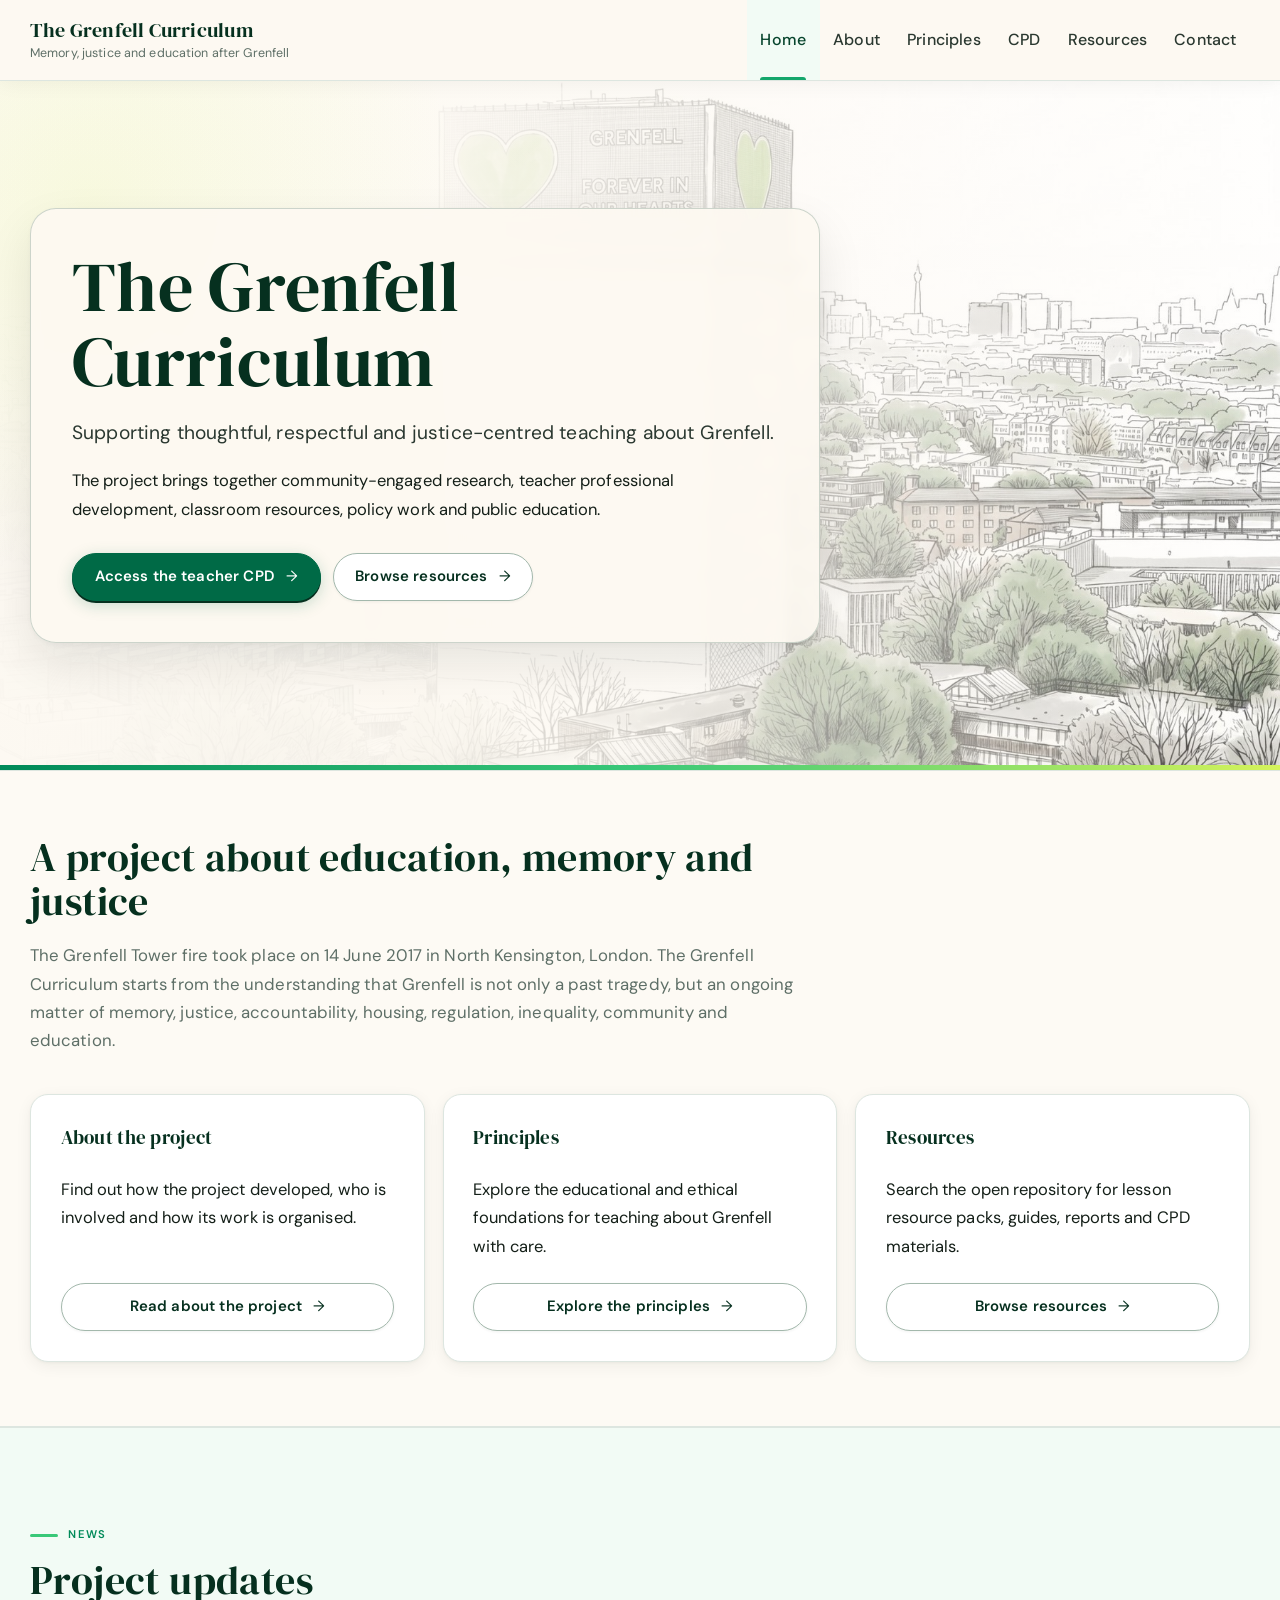
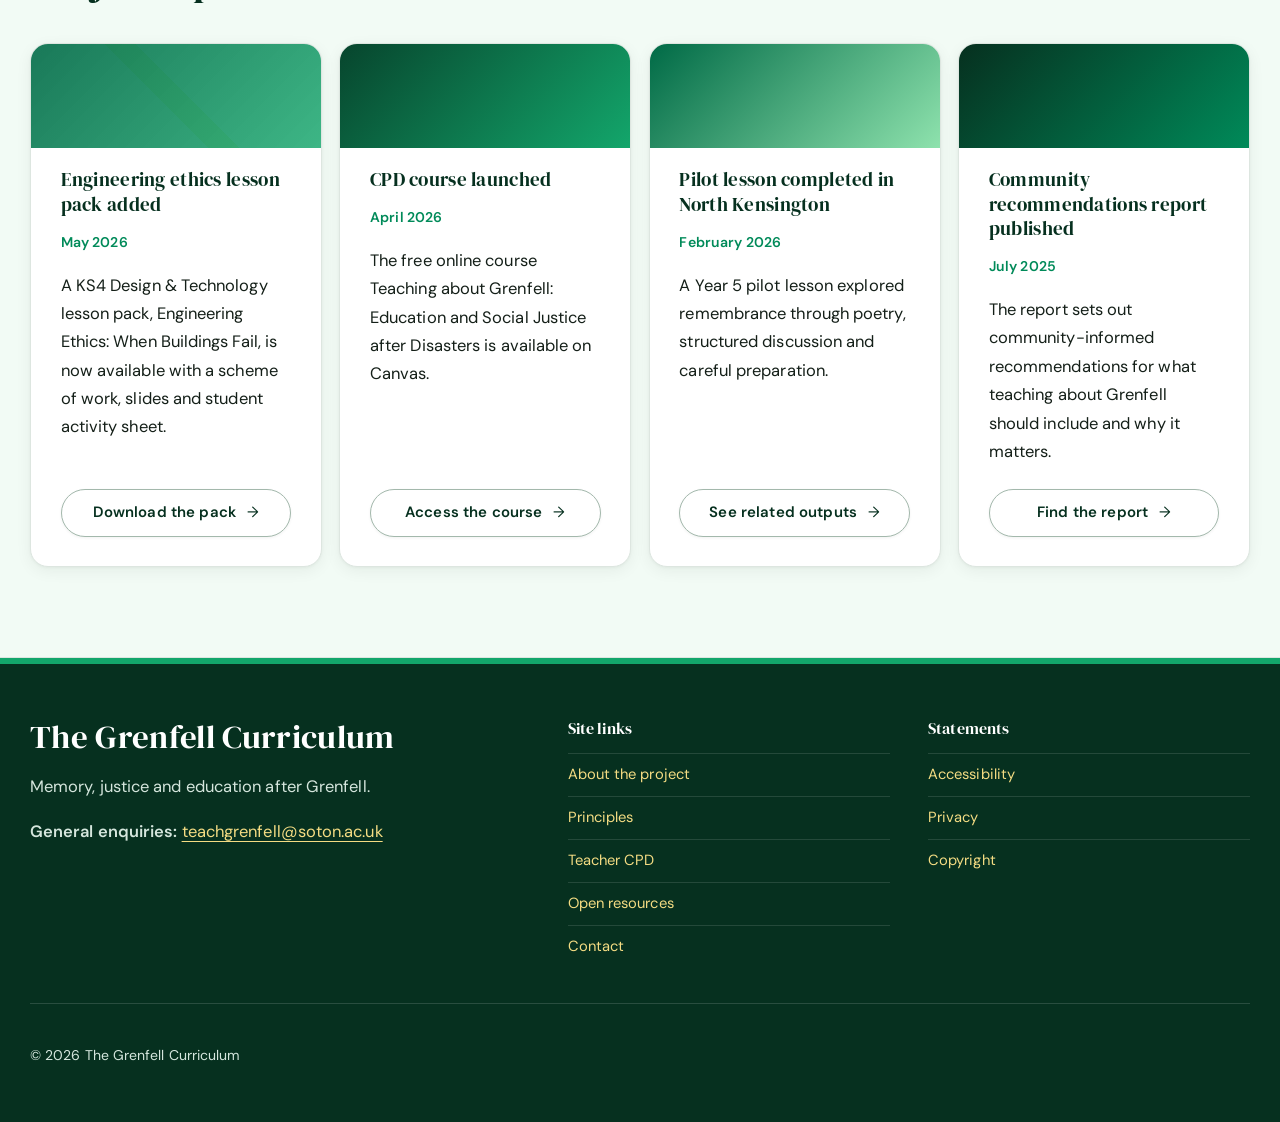
<file: index.html>
<!doctype html>
<html lang="en-GB">
<head>
  <meta charset="utf-8">
  <meta name="viewport" content="width=device-width, initial-scale=1">
  <title>The Grenfell Curriculum | Memory, justice and education after Grenfell</title>
  <meta name="description" content="The public landing page for The Grenfell Curriculum, an ongoing community-engaged education project supporting teaching about Grenfell.">
  <meta name="theme-color" content="#008a59">
  <link rel="preconnect" href="https://fonts.googleapis.com">
  <link rel="preconnect" href="https://fonts.gstatic.com" crossorigin>
  <link rel="stylesheet" href="assets/css/styles.css">
</head>
<body class="page-home">
<header class="site-header">
  <div class="header-inner">
    <a class="brand" href="" aria-label="The Grenfell Curriculum home">
      <span class="brand-title">The Grenfell Curriculum</span>
      <span class="brand-tagline">Memory, justice and education after Grenfell</span>
    </a>
    <button class="nav-toggle" type="button" aria-controls="site-navigation" aria-expanded="false" data-nav-toggle>
      <span>Menu</span><span aria-hidden="true"></span>
    </button>
    <nav class="site-nav" id="site-navigation" aria-label="Primary navigation" data-site-nav>
      <ul><li><a href="" aria-current="page">Home</a></li><li><a href="about/">About</a></li><li><a href="principles/">Principles</a></li><li><a href="cpd/">CPD</a></li><li><a href="resources/">Resources</a></li><li><a href="contact/">Contact</a></li></ul>
    </nav>
  </div>
</header>

  <main id="main">

    <section class="page-hero">
      <div class="container hero-grid">
        <div class="hero-copy">
          <h1>The Grenfell Curriculum</h1>
          <p class="lede">Supporting thoughtful, respectful and justice-centred teaching about Grenfell.</p>
          <p>The project brings together community-engaged research, teacher professional development, classroom resources, policy work and public education.</p>
          <div class="actions">
            <a class="btn primary" href="https://canvas.instructure.com/courses/13952145/modules" target="_blank" rel="noopener noreferrer">Access the teacher CPD</a>
            <a class="btn secondary" href="resources/">Browse resources</a>
          </div>
        </div>
      </div>
    </section>

    <section class="section compact">
      <div class="container">
        <div class="section-title">
          <h2>A project about education, memory and justice</h2>
          <p>The Grenfell Tower fire took place on 14 June 2017 in North Kensington, London. The Grenfell Curriculum starts from the understanding that Grenfell is not only a past tragedy, but an ongoing matter of memory, justice, accountability, housing, regulation, inequality, community and education.</p>
        </div>
        <div class="grid three">
          <article class="card feature-card">
            <h3>About the project</h3>
            <p>Find out how the project developed, who is involved and how its work is organised.</p>
            <a class="btn secondary" href="about/">Read about the project</a>
          </article>
          <article class="card feature-card">
            <h3>Principles</h3>
            <p>Explore the educational and ethical foundations for teaching about Grenfell with care.</p>
            <a class="btn secondary" href="principles/">Explore the principles</a>
          </article>
          <article class="card feature-card">
            <h3>Resources</h3>
            <p>Search the open repository for lesson resource packs, guides, reports and CPD materials.</p>
            <a class="btn secondary" href="resources/">Browse resources</a>
          </article>
        </div>
      </div>
    </section>

    <section class="section alt" aria-labelledby="latest-news-heading">
      <div class="container">
        <div class="section-title">
          <span class="eyebrow">News</span>
          <h2 id="latest-news-heading">Project updates</h2>
        </div>
        <div class="grid four" data-news-list aria-live="polite"></div>
        <noscript>
          <p class="note-box">News cards require JavaScript. Key project outputs are also listed on the resources page.</p>
        </noscript>
      </div>
    </section>

  </main>
  <footer class="site-footer">
  <div class="container">
    <div class="footer-grid">
      <div>
        <h2>The Grenfell Curriculum</h2>
        <p>Memory, justice and education after Grenfell.</p>
        <p><strong>General enquiries:</strong> <a href="mailto:teachgrenfell@soton.ac.uk">teachgrenfell@soton.ac.uk</a></p>
      </div>
      <div>
        <h3>Site links</h3>
        <ul class="footer-links">
          <li><a href="about/">About the project</a></li>
          <li><a href="principles/">Principles</a></li>
          <li><a href="cpd/">Teacher CPD</a></li>
          <li><a href="resources/">Open resources</a></li>
          <li><a href="contact/">Contact</a></li>
        </ul>
      </div>
      <div>
        <h3>Statements</h3>
        <ul class="footer-links">
          <li><a href="contact/#accessibility">Accessibility</a></li>
          <li><a href="contact/#privacy">Privacy</a></li>
          <li><a href="contact/#copyright">Copyright</a></li>
        </ul>
      </div>
    </div>
    <div class="footer-bottom">
      <p>© 2026 The Grenfell Curriculum</p>
    </div>
  </div>
</footer>
  <script src="assets/js/main.js" defer></script>
</body>
</html>
</file>
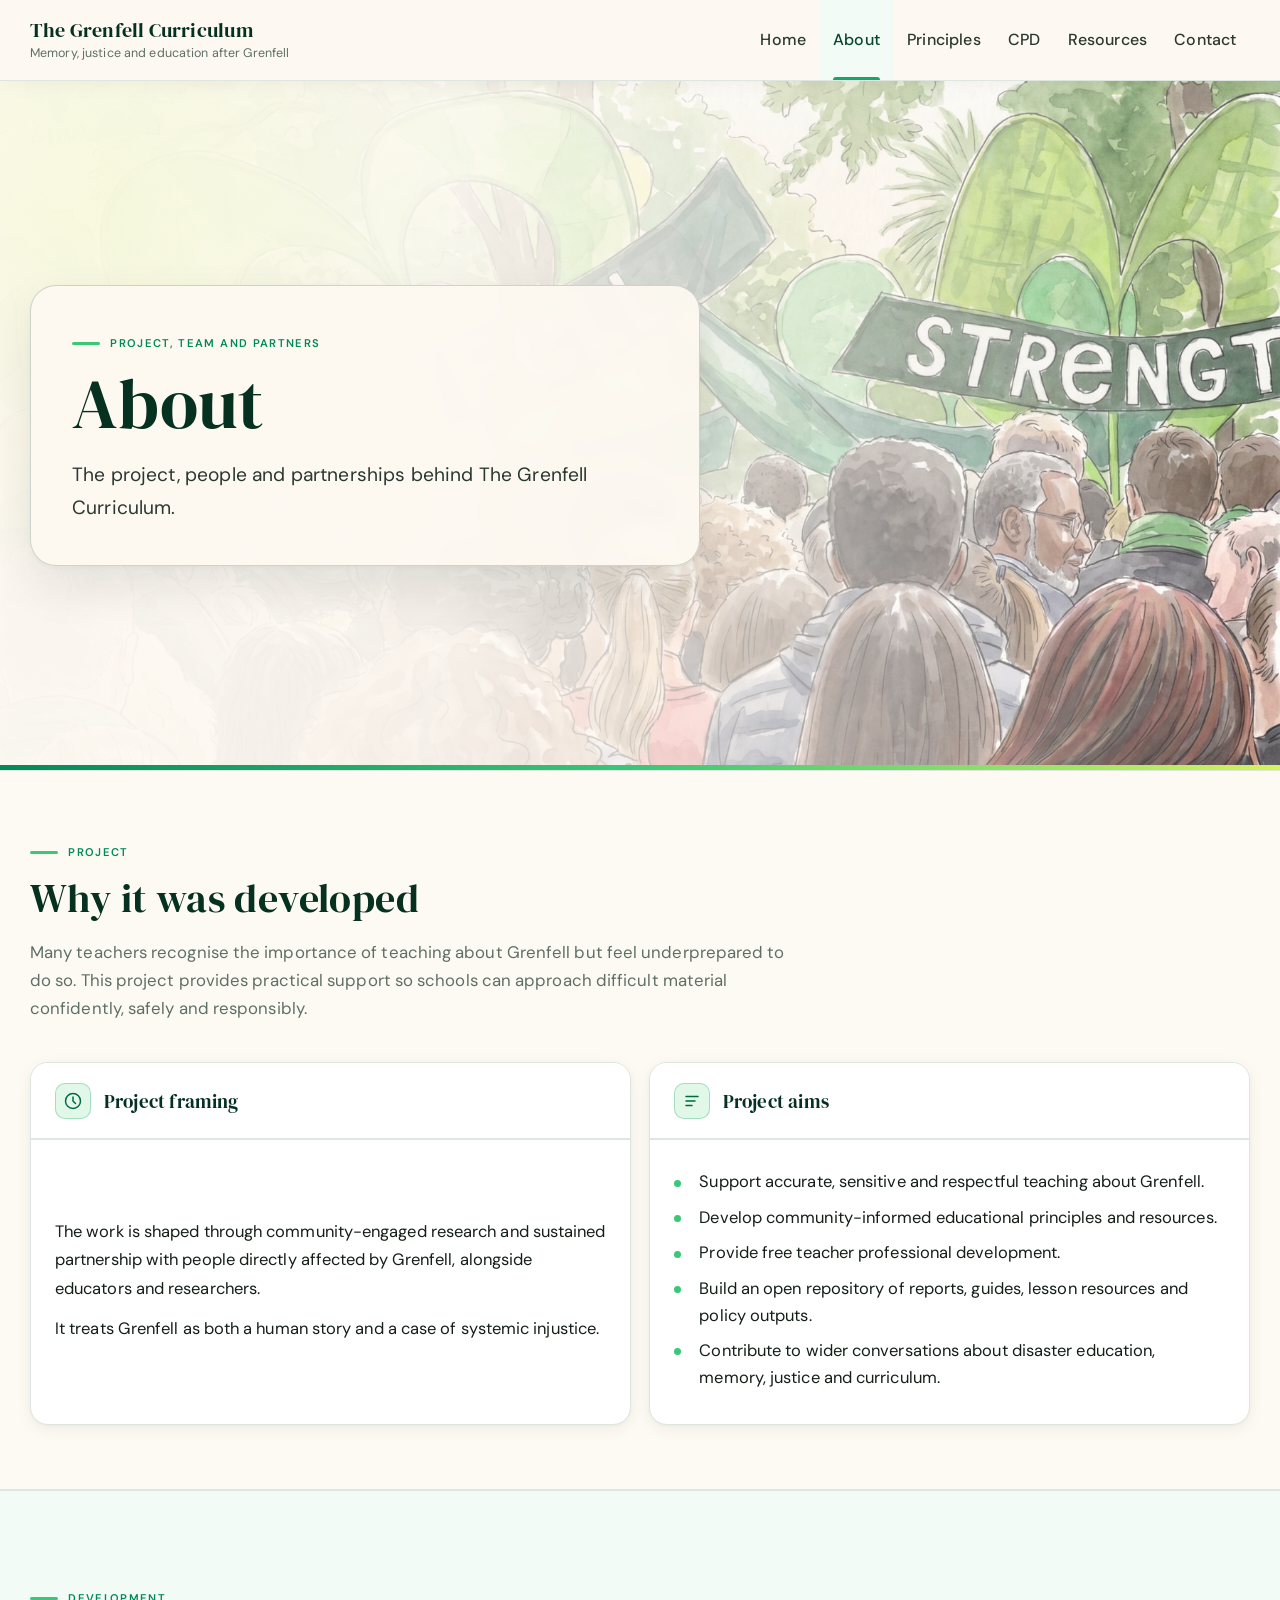
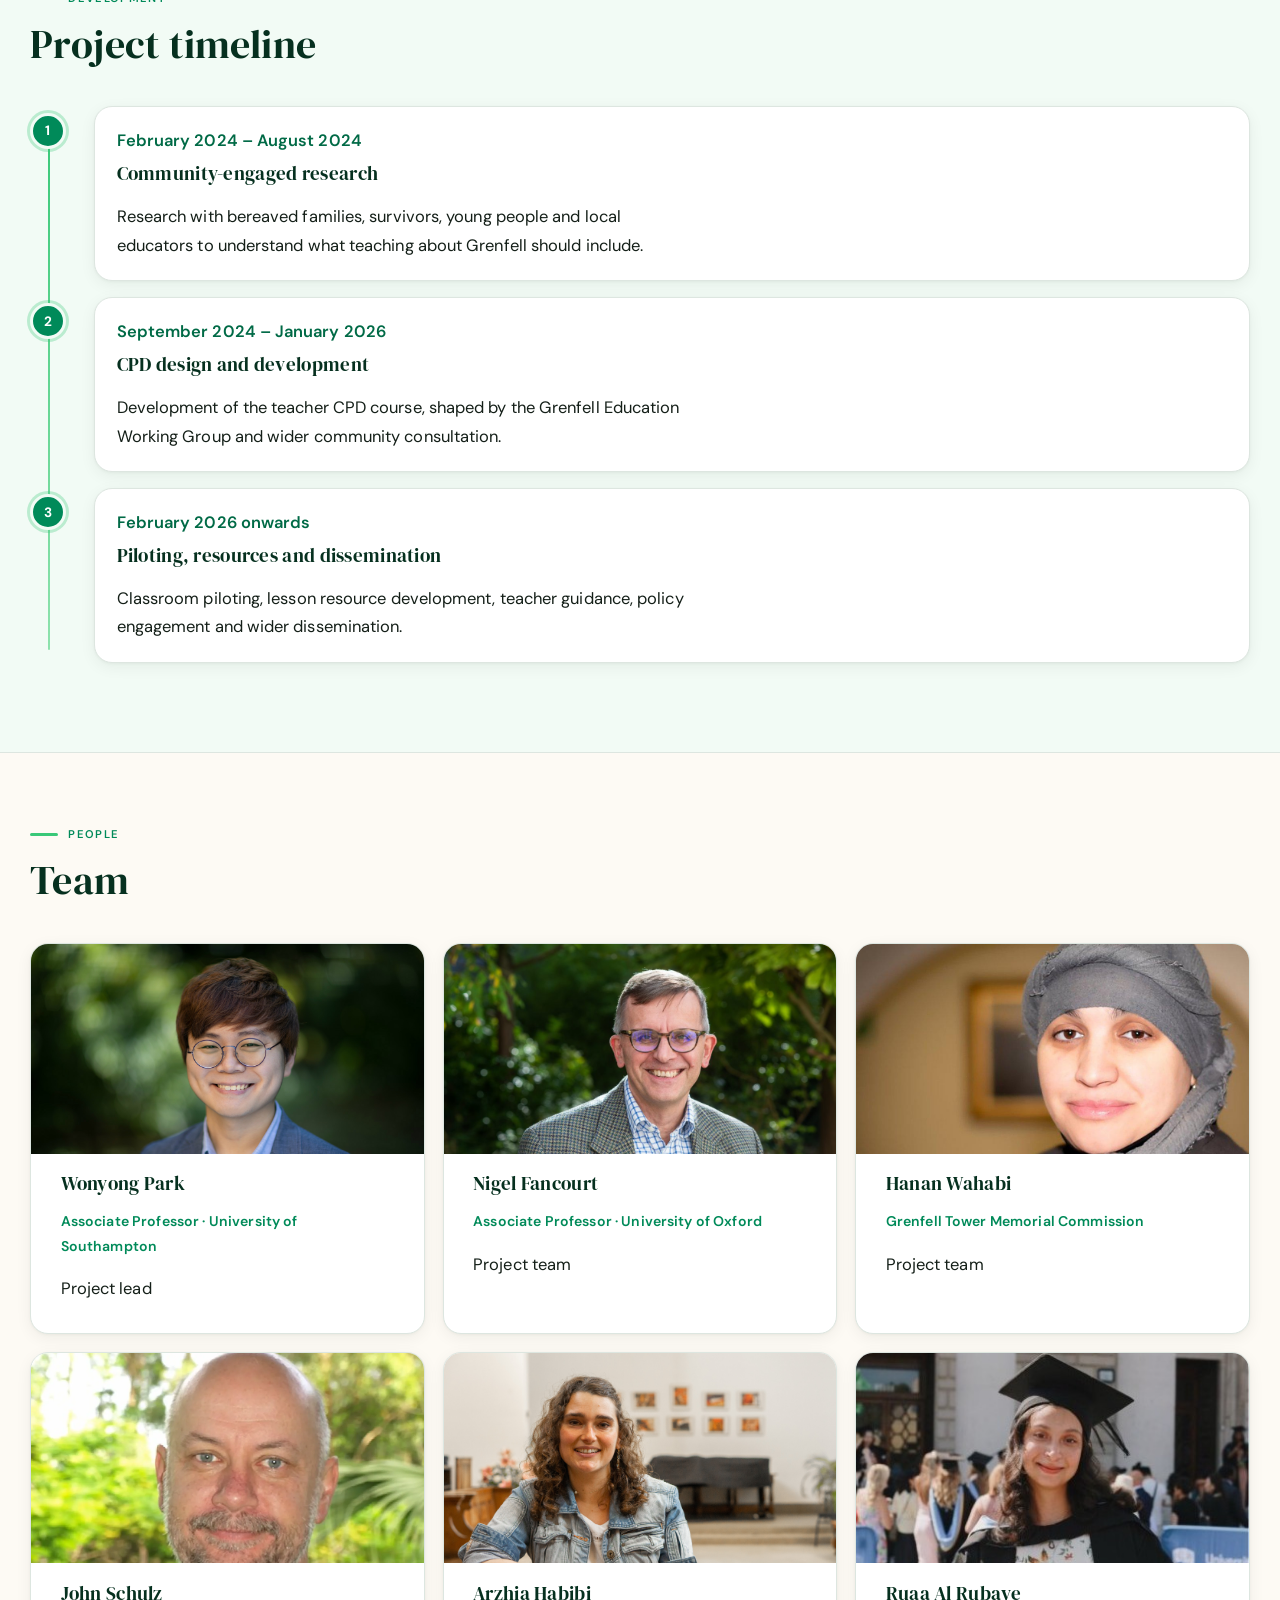
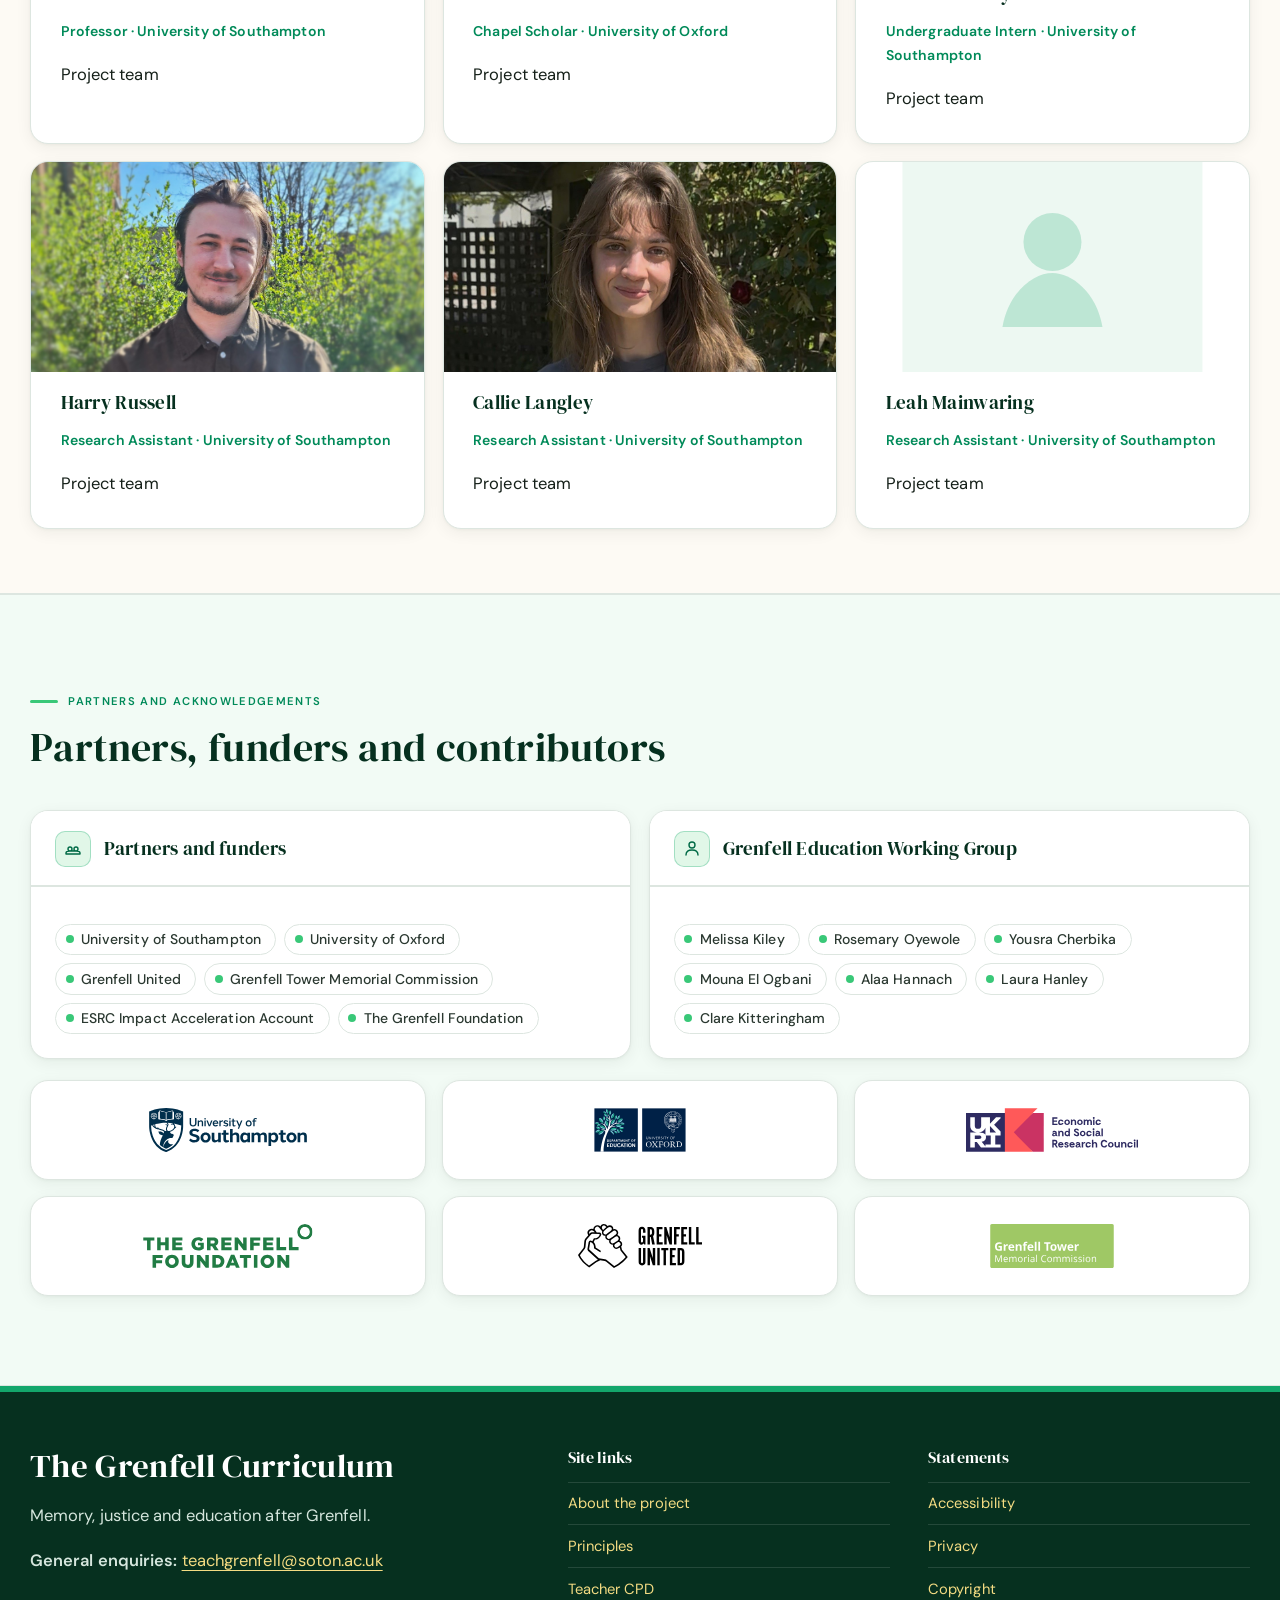
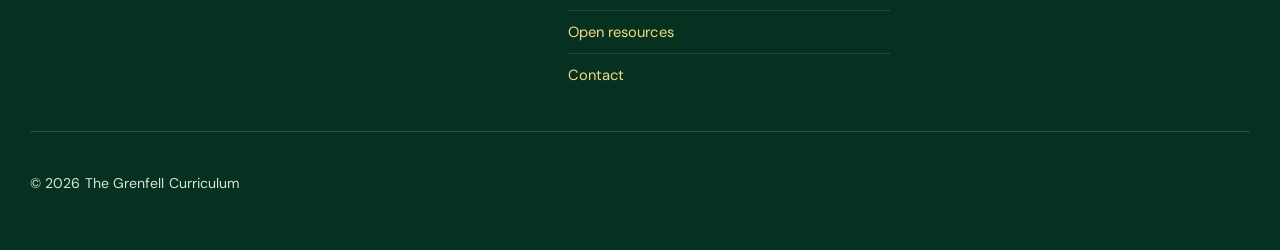
<file: about/index.html>
<!DOCTYPE html>

<html lang="en-GB">
<head>
<meta charset="utf-8"/>
<meta content="width=device-width, initial-scale=1" name="viewport"/>
<title>About | The Grenfell Curriculum</title>
<meta content="About The Grenfell Curriculum project, its aims, timeline, team, partners and acknowledgements." name="description"/>
<meta content="#008a59" name="theme-color"/>
<link href="https://fonts.googleapis.com" rel="preconnect"/>
<link crossorigin="" href="https://fonts.gstatic.com" rel="preconnect"/>
<link href="../assets/css/styles.css" rel="stylesheet"/>
</head>
<body class="page-about">
<header class="site-header">
<div class="header-inner">
<a aria-label="The Grenfell Curriculum home" class="brand" href="../">
<span class="brand-title">The Grenfell Curriculum</span>
<span class="brand-tagline">Memory, justice and education after Grenfell</span>
</a>
<button aria-controls="site-navigation" aria-expanded="false" class="nav-toggle" data-nav-toggle="" type="button">
<span>Menu</span><span aria-hidden="true"></span>
</button>
<nav aria-label="Primary navigation" class="site-nav" data-site-nav="" id="site-navigation">
<ul><li><a href="../">Home</a></li><li><a aria-current="page" href="../about/">About</a></li><li><a href="../principles/">Principles</a></li><li><a href="../cpd/">CPD</a></li><li><a href="../resources/">Resources</a></li><li><a href="../contact/">Contact</a></li></ul>
</nav>
</div>
</header>
<main id="main">
<section class="page-hero page-heading">
<div class="container hero-grid">
<div class="hero-copy">
<span class="eyebrow">Project, team and partners</span>
<h1>About</h1>
<p class="lede">The project, people and partnerships behind The Grenfell Curriculum.</p>
</div>
</div>
</section>
<section class="section compact">
<div class="container">
<div class="section-title">
<span class="eyebrow">Project</span>
<h2>Why it was developed</h2>
<p>Many teachers recognise the importance of teaching about Grenfell but feel underprepared to do so. This project provides practical support so schools can approach difficult material confidently, safely and responsibly.</p>
</div>
<div class="grid two about-framing-grid">
<div class="about-framing-panel">
<div class="panel-header">
<span aria-hidden="true" class="panel-icon">
<svg fill="none" height="18" viewBox="0 0 18 18" width="18"><circle cx="9" cy="9" r="7.5" stroke="currentColor" stroke-width="1.5"></circle><path d="M9 5v4l2.5 2.5" stroke="currentColor" stroke-linecap="round" stroke-width="1.5"></path></svg>
</span>
<h3>Project framing</h3>
</div>
<div class="panel-body">
<p>The work is shaped through community-engaged research and sustained partnership with people directly affected by Grenfell, alongside educators and researchers.</p>
<p>It treats Grenfell as both a human story and a case of systemic injustice.</p>
</div>
</div>
<div class="about-framing-panel">
<div class="panel-header">
<span aria-hidden="true" class="panel-icon">
<svg fill="none" height="18" viewBox="0 0 18 18" width="18"><path d="M3 4.5h12M3 9h9M3 13.5h6" stroke="currentColor" stroke-linecap="round" stroke-width="1.5"></path></svg>
</span>
<h3>Project aims</h3>
</div>
<div class="panel-body">
<ul class="inset-list">
<li>Support accurate, sensitive and respectful teaching about Grenfell.</li>
<li>Develop community-informed educational principles and resources.</li>
<li>Provide free teacher professional development.</li>
<li>Build an open repository of reports, guides, lesson resources and policy outputs.</li>
<li>Contribute to wider conversations about disaster education, memory, justice and curriculum.</li>
</ul>
</div>
</div>
</div>
</div>
</section>
<section aria-labelledby="timeline-heading" class="section alt">
<div class="container">
<div class="section-title">
<span class="eyebrow">Development</span>
<h2 id="timeline-heading">Project timeline</h2>
</div>
<div class="timeline">
<article class="timeline-item">
<div aria-hidden="true" class="timeline-dot">1</div>
<div class="card timeline-content">
<p class="timeline-date">February 2024 – August 2024</p>
<h3>Community-engaged research</h3>
<p>Research with bereaved families, survivors, young people and local educators to understand what teaching about Grenfell should include.</p>
</div>
</article>
<article class="timeline-item">
<div aria-hidden="true" class="timeline-dot">2</div>
<div class="card timeline-content">
<p class="timeline-date">September 2024 – January 2026</p>
<h3>CPD design and development</h3>
<p>Development of the teacher CPD course, shaped by the Grenfell Education Working Group and wider community consultation.</p>
</div>
</article>
<article class="timeline-item">
<div aria-hidden="true" class="timeline-dot">3</div>
<div class="card timeline-content">
<p class="timeline-date">February 2026 onwards</p>
<h3>Piloting, resources and dissemination</h3>
<p>Classroom piloting, lesson resource development, teacher guidance, policy engagement and wider dissemination.</p>
</div>
</article>
</div>
</div>
</section>
<section aria-labelledby="team-heading" class="section compact">
<div class="container">
<div class="section-title">
<span class="eyebrow">People</span>
<h2 id="team-heading">Team</h2>
</div>
<div class="grid three team-grid">
<article class="card person-card">
<img alt="Wonyong Park" class="person-photo" src="../assets/images/wonyong_park.jpg"/>
<h3>Wonyong Park</h3>
<p class="role">Associate Professor · University of Southampton</p>
<p>Project lead</p>
</article>
<article class="card person-card">
<img alt="Nigel Fancourt" class="person-photo" src="../assets/images/nigel_fancourt.jpg"/>
<h3>Nigel Fancourt</h3>
<p class="role">Associate Professor · University of Oxford</p>
<p>Project team</p>
</article>
<article class="card person-card">
<img alt="Hanan Wahabi" class="person-photo" src="../assets/images/hanan_wahabi.jpg"/>
<h3>Hanan Wahabi</h3>
<p class="role">Grenfell Tower Memorial Commission</p>
<p>Project team</p>
</article>
<article class="card person-card">
<img alt="John Schulz" class="person-photo" src="../assets/images/john_schulz.webp"/>
<h3>John Schulz</h3>
<p class="role">Professor · University of Southampton</p>
<p>Project team</p>
</article>
<article class="card person-card">
<img alt="Arzhia Habibi" class="person-photo" src="../assets/images/arzhia_habibi.jpg"/>
<h3>Arzhia Habibi</h3>
<p class="role">Chapel Scholar · University of Oxford</p>
<p>Project team</p>
</article>
<article class="card person-card">
<img alt="Ruaa Al Rubaye" class="person-photo" src="../assets/images/ruaa_al_rubaye.jpg"/>
<h3>Ruaa Al Rubaye</h3>
<p class="role">Undergraduate Intern · University of Southampton</p>
<p>Project team</p>
</article>
<article class="card person-card">
<img alt="Harry Russell" class="person-photo" src="../assets/images/harry_russell.jpg"/>
<h3>Harry Russell</h3>
<p class="role">Research Assistant · University of Southampton</p>
<p>Project team</p>
</article>
<article class="card person-card">
<img alt="Callie Langley" class="person-photo" src="../assets/images/callie_langley.jpg"/>
<h3>Callie Langley</h3>
<p class="role">Research Assistant · University of Southampton</p>
<p>Project team</p>
</article><article class="card person-card"><svg aria-label="Headshot placeholder for Leah Mainwaring" class="person-photo" role="img" viewBox="0 0 600 420" xmlns="http://www.w3.org/2000/svg">
<rect fill="#edf8f2" height="420" width="600"></rect>
<circle cx="300" cy="160" fill="#13a66b" opacity="0.22" r="58"></circle>
<path d="M200 330c12-70 62-108 100-108s88 38 100 108" fill="#13a66b" opacity="0.22"></path>
</svg><h3>Leah Mainwaring</h3><p class="role">Research Assistant · University of Southampton</p><p>Project team</p></article></div>
</div>
</section>
<section aria-labelledby="partners-heading" class="section alt">
<div class="container">
<div class="section-title">
<span class="eyebrow">Partners and acknowledgements</span>
<h2 id="partners-heading">Partners, funders and contributors</h2>
</div>
<div class="grid two">
<div class="about-framing-panel">
<div class="panel-header">
<span aria-hidden="true" class="panel-icon">
<svg fill="none" height="18" viewBox="0 0 18 18" width="18"><path d="M12 11c2.21 0 4 .9 4 2v1H2v-1c0-1.1 1.79-2 4-2m6 0H6m6 0c1.1 0 2-.9 2-2s-.9-2-2-2-2 .9-2 2 .9 2 2 2M6 11c-1.1 0-2-.9-2-2s.9-2 2-2 2 .9 2 2-.9 2-2 2" stroke="currentColor" stroke-linecap="round" stroke-linejoin="round" stroke-width="1.4"></path></svg>
</span>
<h3>Partners and funders</h3>
</div>
<div class="panel-body">
<ul class="partners-chip-list">
<li>University of Southampton</li>
<li>University of Oxford</li>
<li>Grenfell United</li>
<li>Grenfell Tower Memorial Commission</li>
<li>ESRC Impact Acceleration Account</li>
<li>The Grenfell Foundation</li>
</ul>
</div>
</div>
<div class="about-framing-panel">
<div class="panel-header">
<span aria-hidden="true" class="panel-icon">
<svg fill="none" height="18" viewBox="0 0 18 18" width="18"><path d="M9 2a3 3 0 1 1 0 6 3 3 0 0 1 0-6zm-6 13c0-3.314 2.686-5 6-5s6 1.686 6 5" stroke="currentColor" stroke-linecap="round" stroke-width="1.4"></path></svg>
</span>
<h3>Grenfell Education Working Group</h3>
</div>
<div class="panel-body">
<ul class="partners-chip-list">
<li>Melissa Kiley</li>
<li>Rosemary Oyewole</li>
<li>Yousra Cherbika</li>
<li>Mouna El Ogbani</li>
<li>Alaa Hannach</li>
<li>Laura Hanley</li>
<li>Clare Kitteringham</li>
</ul>
</div>
</div>
</div>
<div aria-label="Partners and funders logos" class="logo-grid logo-grid-wide">
<a aria-label="University of Southampton" class="logo-item" href="https://www.southampton.ac.uk" rel="noopener" target="_blank">
<img alt="University of Southampton" src="../assets/images/uos-logo.svg"/>
</a>
<a aria-label="University of Oxford — Department of Education" class="logo-item" href="https://www.ox.ac.uk" rel="noopener" target="_blank">
<img alt="University of Oxford, Department of Education" src="../assets/images/oxford-education-logo.svg"/>
</a>
<a aria-label="ESRC" class="logo-item" href="https://esrc.ukri.org" rel="noopener" target="_blank">
<img alt="Economic and Social Research Council" src="../assets/images/esrc-logo.svg"/>
</a>
<a aria-label="The Grenfell Foundation" class="logo-item" href="https://www.thegrenfellfoundation.org" rel="noopener" target="_blank">
<img alt="The Grenfell Foundation" src="../assets/images/gf-logo.svg"/>
</a>
<a aria-label="Grenfell United" class="logo-item" href="https://grenfellunited.org.uk" rel="noopener" target="_blank">
<img alt="Grenfell United" src="../assets/images/gu-logo.svg"/>
</a>
<a aria-label="Grenfell Tower Memorial Commission" class="logo-item" href="https://grenfelltowermemorial.co.uk" rel="noopener" target="_blank">
<img alt="Grenfell Tower Memorial Commission" src="../assets/images/gtmc-logo.svg"/>
</a>
</div>
</div>
</section>
</main>
<footer class="site-footer">
<div class="container">
<div class="footer-grid">
<div>
<h2>The Grenfell Curriculum</h2>
<p>Memory, justice and education after Grenfell.</p>
<p><strong>General enquiries:</strong> <a href="mailto:teachgrenfell@soton.ac.uk">teachgrenfell@soton.ac.uk</a></p>
</div>
<div>
<h3>Site links</h3>
<ul class="footer-links">
<li><a href="../about/">About the project</a></li>
<li><a href="../principles/">Principles</a></li>
<li><a href="../cpd/">Teacher CPD</a></li>
<li><a href="../resources/">Open resources</a></li>
<li><a href="../contact/">Contact</a></li>
</ul>
</div>
<div>
<h3>Statements</h3>
<ul class="footer-links">
<li><a href="../contact/#accessibility">Accessibility</a></li>
<li><a href="../contact/#privacy">Privacy</a></li>
<li><a href="../contact/#copyright">Copyright</a></li>
</ul>
</div>
</div>
<div class="footer-bottom">
<p>© 2026 The Grenfell Curriculum</p>
</div>
</div>
</footer>
<script defer="" src="../assets/js/main.js"></script>
</body>
</html>
</file>
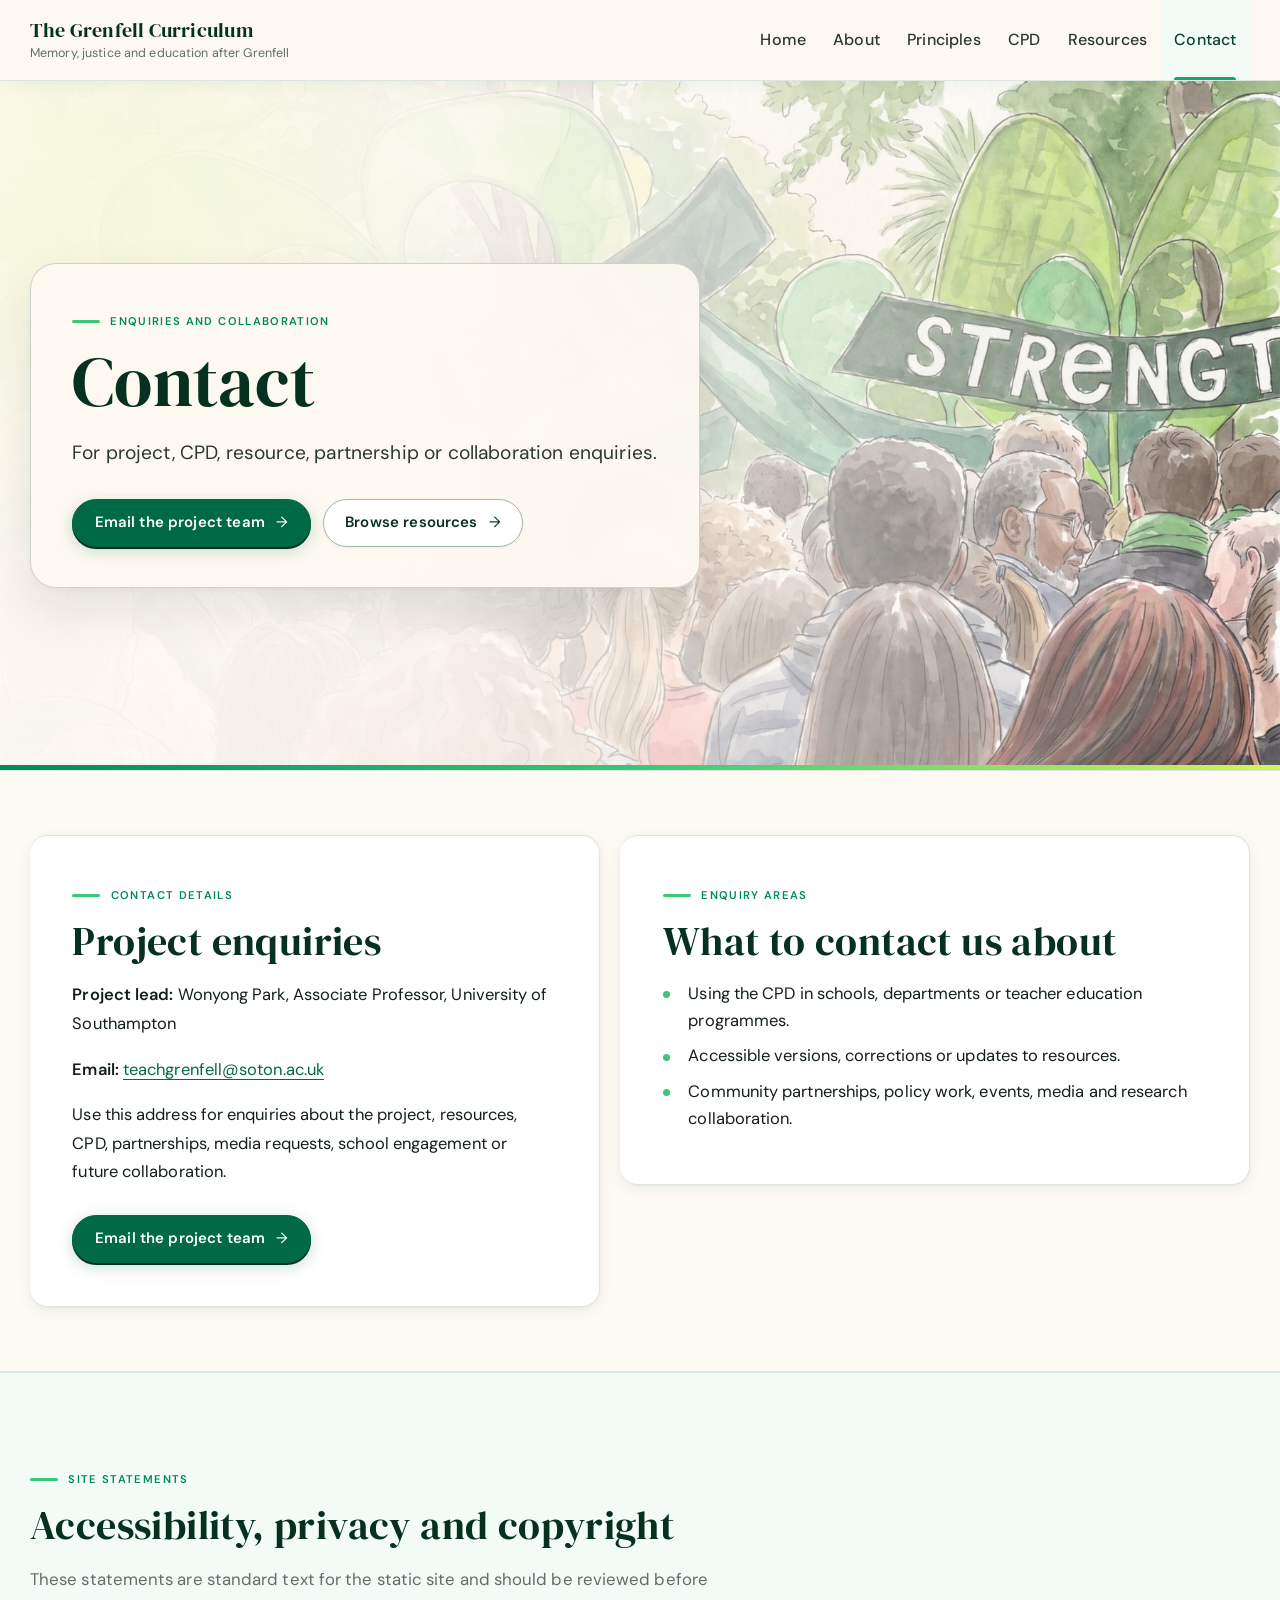
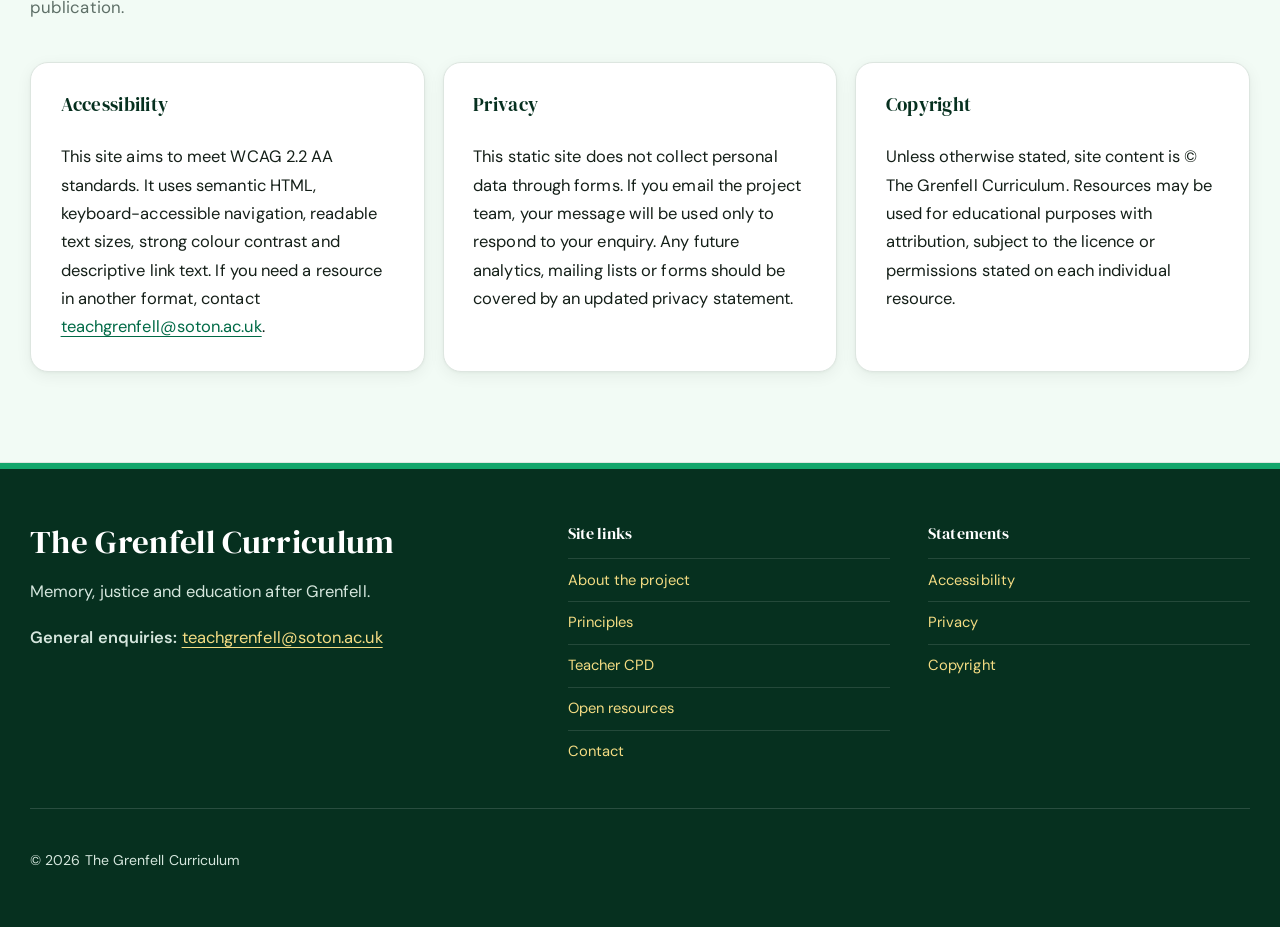
<file: contact/index.html>
<!doctype html>
<html lang="en-GB">
<head>
  <meta charset="utf-8">
  <meta name="viewport" content="width=device-width, initial-scale=1">
  <title>Contact | The Grenfell Curriculum</title>
  <meta name="description" content="Contact the Grenfell Curriculum project team for CPD, resource, partnership and collaboration enquiries.">
  <meta name="theme-color" content="#008a59">
  <link rel="preconnect" href="https://fonts.googleapis.com">
  <link rel="preconnect" href="https://fonts.gstatic.com" crossorigin>
  <link rel="stylesheet" href="../assets/css/styles.css">
</head>
<body class="page-contact">
<header class="site-header">
  <div class="header-inner">
    <a class="brand" href="../" aria-label="The Grenfell Curriculum home">
      <span class="brand-title">The Grenfell Curriculum</span>
        <span class="brand-tagline">Memory, justice and education after Grenfell</span>
    </a>
    <button class="nav-toggle" type="button" aria-controls="site-navigation" aria-expanded="false" data-nav-toggle>
      <span>Menu</span><span aria-hidden="true"></span>
    </button>
    <nav class="site-nav" id="site-navigation" aria-label="Primary navigation" data-site-nav>
      <ul><li><a href="../">Home</a></li><li><a href="../about/">About</a></li><li><a href="../principles/">Principles</a></li><li><a href="../cpd/">CPD</a></li><li><a href="../resources/">Resources</a></li><li><a href="../contact/" aria-current="page">Contact</a></li></ul>
    </nav>
  </div>
</header>
  <main id="main">

    <section class="page-hero page-heading">
      <div class="container hero-grid">
        <div class="hero-copy">
          <span class="eyebrow">Enquiries and collaboration</span>
          <h1>Contact</h1>
          <p class="lede">For project, CPD, resource, partnership or collaboration enquiries.</p>
          <div class="actions"><a class="btn primary" href="mailto:teachgrenfell@soton.ac.uk">Email the project team</a><a class="btn secondary" href="../resources/">Browse resources</a></div>
        </div>
      </div>
    </section>

    <section class="section compact">
      <div class="container contact-grid">
        <div class="panel">
          <span class="eyebrow">Contact details</span>
          <h2>Project enquiries</h2>
          <p><strong>Project lead:</strong> Wonyong Park, Associate Professor, University of Southampton</p>
          <p><strong>Email:</strong> <a href="mailto:teachgrenfell@soton.ac.uk">teachgrenfell@soton.ac.uk</a></p>
          <p>Use this address for enquiries about the project, resources, CPD, partnerships, media requests, school engagement or future collaboration.</p>
          <div class="actions"><a class="btn primary" href="mailto:teachgrenfell@soton.ac.uk">Email the project team</a></div>
        </div>
        <div class="panel">
          <span class="eyebrow">Enquiry areas</span>
          <h2>What to contact us about</h2>
          <ul class="inset-list">
            <li>Using the CPD in schools, departments or teacher education programmes.</li>
            <li>Accessible versions, corrections or updates to resources.</li>
            <li>Community partnerships, policy work, events, media and research collaboration.</li>
          </ul>
        </div>
      </div>
    </section>

    <section class="section alt" aria-labelledby="site-statements-heading">
      <div class="container">
        <div class="section-title">
          <span class="eyebrow">Site statements</span>
          <h2 id="site-statements-heading">Accessibility, privacy and copyright</h2>
          <p>These statements are standard text for the static site and should be reviewed before publication.</p>
        </div>
        <div class="grid three">
          <article class="card feature-card" id="accessibility">
            <h3>Accessibility</h3>
            <p>This site aims to meet WCAG 2.2 AA standards. It uses semantic HTML, keyboard-accessible navigation, readable text sizes, strong colour contrast and descriptive link text. If you need a resource in another format, contact <a href="mailto:teachgrenfell@soton.ac.uk">teachgrenfell@soton.ac.uk</a>.</p>
          </article>
          <article class="card feature-card" id="privacy">
            <h3>Privacy</h3>
            <p>This static site does not collect personal data through forms. If you email the project team, your message will be used only to respond to your enquiry. Any future analytics, mailing lists or forms should be covered by an updated privacy statement.</p>
          </article>
          <article class="card feature-card" id="copyright">
            <h3>Copyright</h3>
            <p>Unless otherwise stated, site content is © The Grenfell Curriculum. Resources may be used for educational purposes with attribution, subject to the licence or permissions stated on each individual resource.</p>
          </article>
        </div>
      </div>
    </section>

  </main>
  <footer class="site-footer">
  <div class="container">
    <div class="footer-grid">
      <div>
        <h2>The Grenfell Curriculum</h2>
        <p>Memory, justice and education after Grenfell.</p>
        <p><strong>General enquiries:</strong> <a href="mailto:teachgrenfell@soton.ac.uk">teachgrenfell@soton.ac.uk</a></p>
      </div>
      <div>
        <h3>Site links</h3>
        <ul class="footer-links">
          <li><a href="../about/">About the project</a></li>
          <li><a href="../principles/">Principles</a></li>
          <li><a href="../cpd/">Teacher CPD</a></li>
          <li><a href="../resources/">Open resources</a></li>
          <li><a href="../contact/">Contact</a></li>
        </ul>
      </div>
      <div>
        <h3>Statements</h3>
        <ul class="footer-links">
          <li><a href="../contact/#accessibility">Accessibility</a></li>
          <li><a href="../contact/#privacy">Privacy</a></li>
          <li><a href="../contact/#copyright">Copyright</a></li>
        </ul>
      </div>
    </div>
    <div class="footer-bottom">
      <p>© 2026 The Grenfell Curriculum</p>
    </div>
  </div>
</footer>
  <script src="../assets/js/main.js" defer></script>
</body>
</html>
</file>
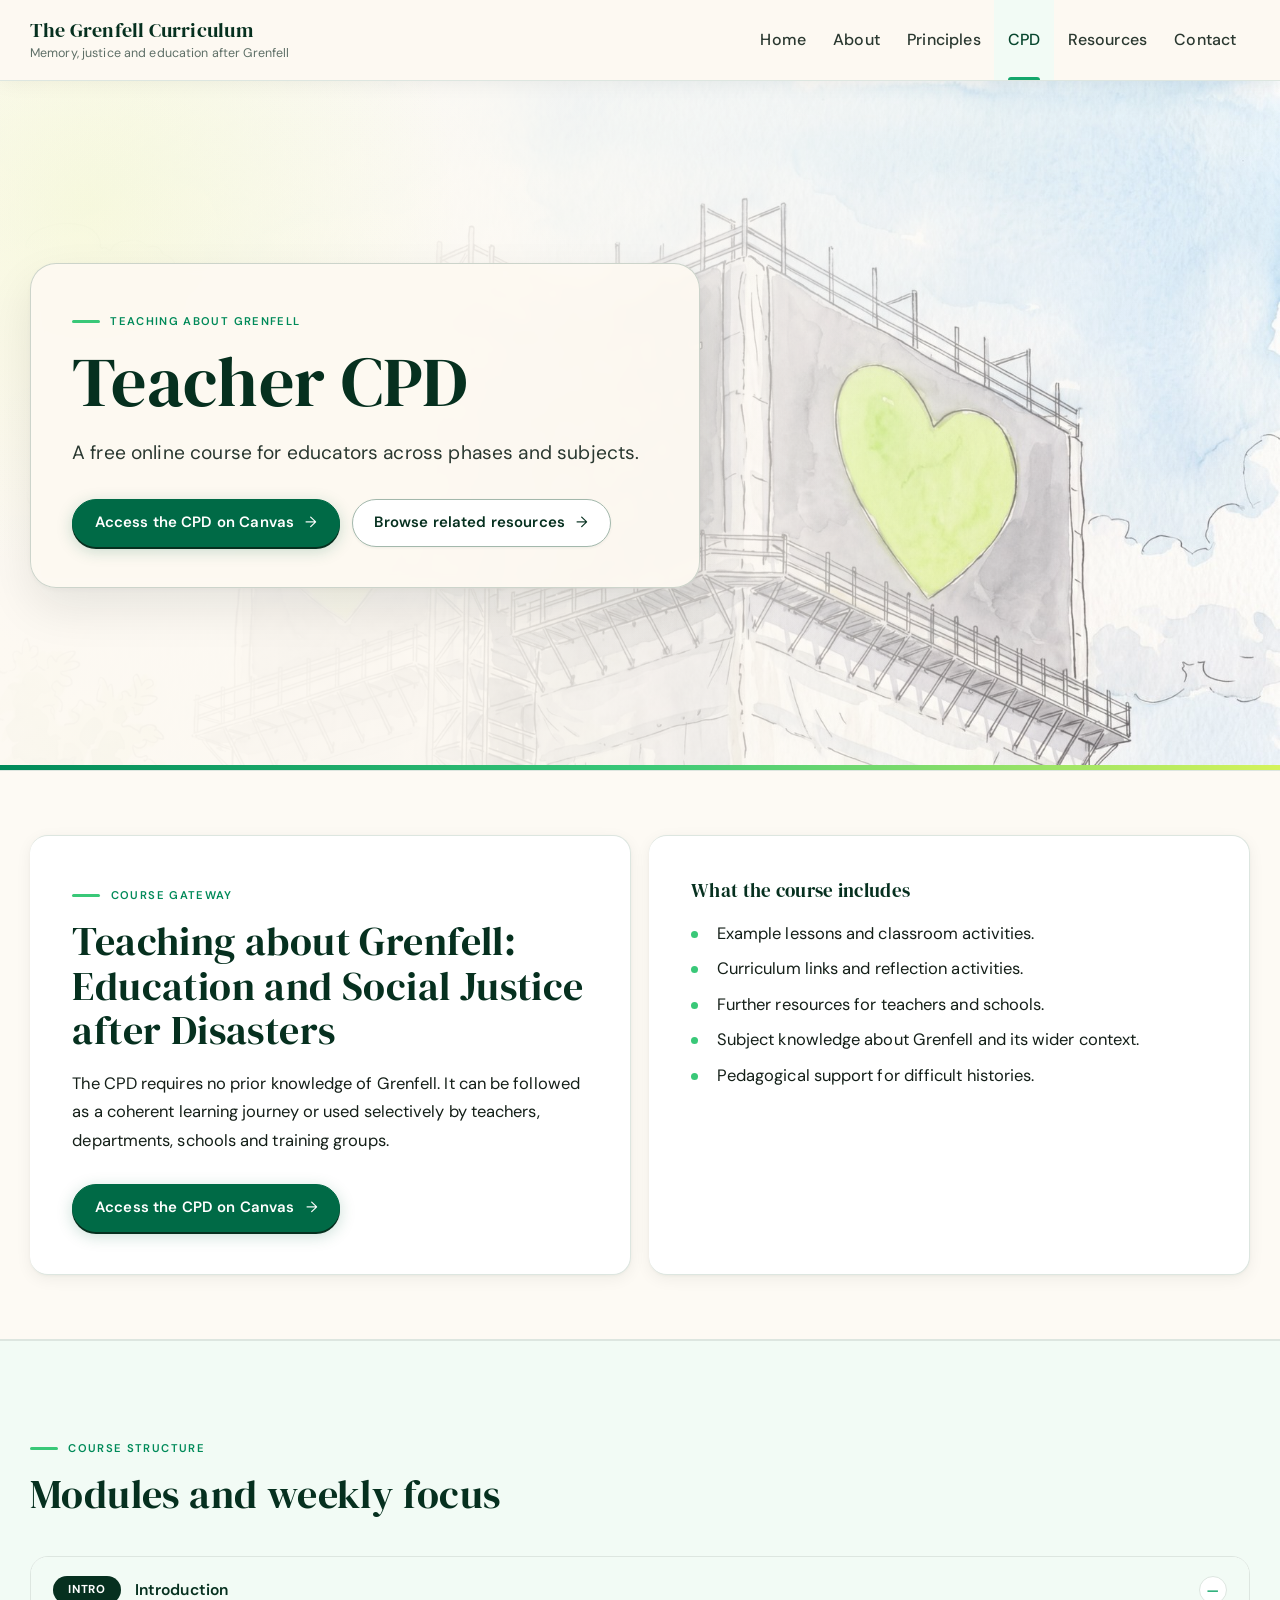
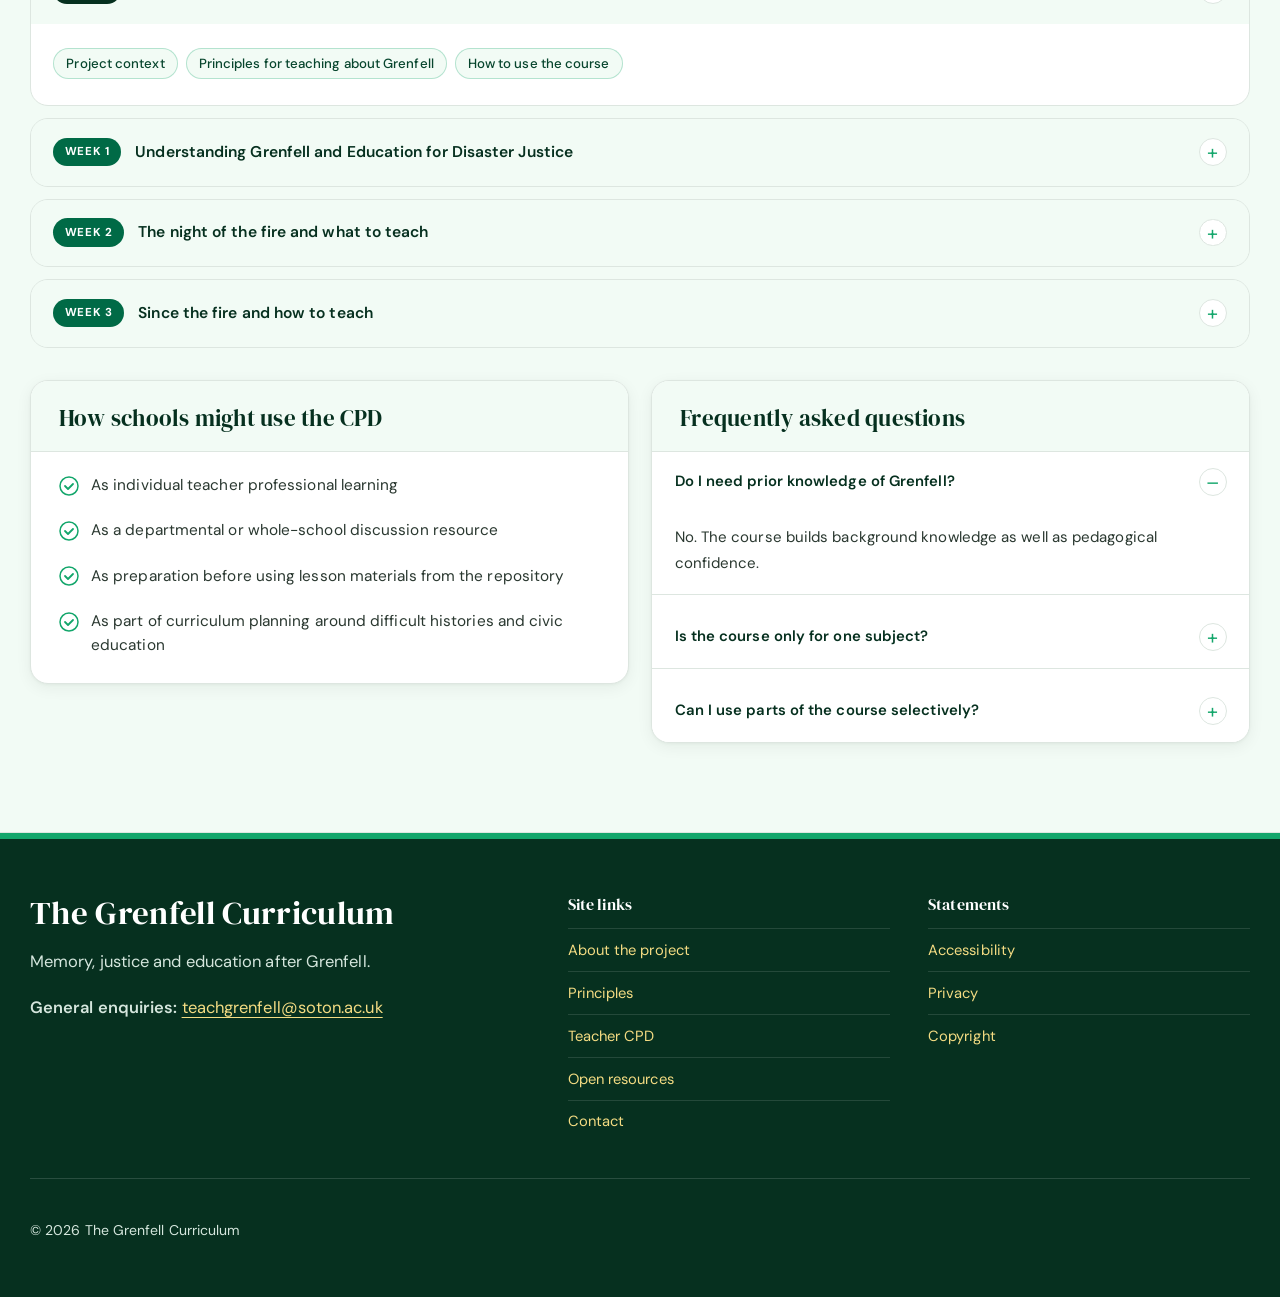
<file: cpd/index.html>
<!doctype html>
<html lang="en-GB">
<head>
  <meta charset="utf-8">
  <meta name="viewport" content="width=device-width, initial-scale=1">
  <title>Teacher CPD | The Grenfell Curriculum</title>
  <meta name="description" content="Gateway to the free online CPD course Teaching about Grenfell: Education and Social Justice after Disasters.">
  <meta name="theme-color" content="#008a59">
  <link rel="preconnect" href="https://fonts.googleapis.com">
  <link rel="preconnect" href="https://fonts.gstatic.com" crossorigin>
  <link rel="stylesheet" href="../assets/css/styles.css">
</head>
<body class="page-cpd">
<header class="site-header">
  <div class="header-inner">
    <a class="brand" href="../" aria-label="The Grenfell Curriculum home">
      <span class="brand-title">The Grenfell Curriculum</span>
        <span class="brand-tagline">Memory, justice and education after Grenfell</span>
    </a>
    <button class="nav-toggle" type="button" aria-controls="site-navigation" aria-expanded="false" data-nav-toggle>
      <span>Menu</span><span aria-hidden="true"></span>
    </button>
    <nav class="site-nav" id="site-navigation" aria-label="Primary navigation" data-site-nav>
      <ul><li><a href="../">Home</a></li><li><a href="../about/">About</a></li><li><a href="../principles/">Principles</a></li><li><a href="../cpd/" aria-current="page">CPD</a></li><li><a href="../resources/">Resources</a></li><li><a href="../contact/">Contact</a></li></ul>
    </nav>
  </div>
</header>
  <main id="main">

    <section class="page-hero page-heading">
      <div class="container hero-grid">
        <div class="hero-copy">
          <span class="eyebrow">Teaching about Grenfell</span>
          <h1>Teacher CPD</h1>
          <p class="lede">A free online course for educators across phases and subjects.</p>
          <div class="actions"><a class="btn primary" href="https://canvas.instructure.com/courses/13952145/modules" target="_blank" rel="noopener noreferrer">Access the CPD on Canvas</a><a class="btn secondary" href="../resources/">Browse related resources</a></div>
        </div>
      </div>
    </section>

    <section class="section compact">
      <div class="container">
        <div class="grid two">
          <div class="panel">
            <span class="eyebrow">Course gateway</span>
            <h2>Teaching about Grenfell: Education and Social Justice after Disasters</h2>
            <p>The CPD requires no prior knowledge of Grenfell. It can be followed as a coherent learning journey or used selectively by teachers, departments, schools and training groups.</p>
            <div class="actions"><a class="btn primary" href="https://canvas.instructure.com/courses/13952145/modules" target="_blank" rel="noopener noreferrer">Access the CPD on Canvas</a></div>
          </div>
          <div class="panel">
            <h3>What the course includes</h3>
            <ul class="inset-list">
              <li>Example lessons and classroom activities.</li>
              <li>Curriculum links and reflection activities.</li>
              <li>Further resources for teachers and schools.</li>
              <li>Subject knowledge about Grenfell and its wider context.</li>
              <li>Pedagogical support for difficult histories.</li>
            </ul>
          </div>
        </div>
      </div>
    </section>

    <section class="section alt" aria-labelledby="course-structure-heading">
      <div class="container">
        <div class="section-title">
          <span class="eyebrow">Course structure</span>
          <h2 id="course-structure-heading">Modules and weekly focus</h2>
        </div>
        <details class="accordion module-accordion" open>
          <summary>
            <span class="module-header">
              <span class="module-tag">Intro</span>
              <span class="module-title">Introduction</span>
            </span>
          </summary>
          <div class="accordion-body">
            <div class="module-topics">
              <span class="module-topic">Project context</span>
              <span class="module-topic">Principles for teaching about Grenfell</span>
              <span class="module-topic">How to use the course</span>
            </div>
          </div>
        </details>
        <details class="accordion module-accordion">
          <summary>
            <span class="module-header">
              <span class="module-tag">Week 1</span>
              <span class="module-title">Understanding Grenfell and Education for Disaster Justice</span>
            </span>
          </summary>
          <div class="accordion-body">
            <div class="module-topics">
              <span class="module-topic">The story before the fire</span>
              <span class="module-topic">A tale of two Kensingtons</span>
              <span class="module-topic">Who lived in the tower?</span>
              <span class="module-topic">Unheeded warnings</span>
              <span class="module-topic">What is Education for Disaster Justice?</span>
              <span class="module-topic">How not to teach about disasters</span>
              <span class="module-topic">Curriculum mapping</span>
            </div>
          </div>
        </details>
        <details class="accordion module-accordion">
          <summary>
            <span class="module-header">
              <span class="module-tag">Week 2</span>
              <span class="module-title">The night of the fire and what to teach</span>
            </span>
          </summary>
          <div class="accordion-body">
            <div class="module-topics">
              <span class="module-topic">How the fire started and spread</span>
              <span class="module-topic">The Grenfell Tower Inquiry</span>
              <span class="module-topic">Survivors&#39; accounts</span>
              <span class="module-topic">Learning objectives framework</span>
              <span class="module-topic">Media failure and narrative</span>
              <span class="module-topic">Curriculum mapping</span>
            </div>
          </div>
        </details>
        <details class="accordion module-accordion">
          <summary>
            <span class="module-header">
              <span class="module-tag">Week 3</span>
              <span class="module-title">Since the fire and how to teach</span>
            </span>
          </summary>
          <div class="accordion-body">
            <div class="module-topics">
              <span class="module-topic">The aftermath of the fire</span>
              <span class="module-topic">Community and remembrance</span>
              <span class="module-topic">The future of Grenfell</span>
              <span class="module-topic">The CARE-LEAD approach</span>
              <span class="module-topic">Teaching an unfinished present</span>
              <span class="module-topic">Designing a learning experience</span>
            </div>
          </div>
        </details>

        <div class="grid two cpd-bottom-grid" style="margin-top: 2rem;">

          <div class="cpd-uses-panel">
            <div class="cpd-uses-header">
              <h2>How schools might use the CPD</h2>
            </div>
            <ul class="cpd-uses-list">
              <li class="cpd-use-item">
                <span class="cpd-use-icon" aria-hidden="true">
                  <svg width="20" height="20" viewBox="0 0 20 20" fill="none"><circle cx="10" cy="10" r="9" stroke="#13a66b" stroke-width="1.5"/><path d="M6 10l3 3 5-5" stroke="#13a66b" stroke-width="1.8" stroke-linecap="round" stroke-linejoin="round"/></svg>
                </span>
                <span>As individual teacher professional learning</span>
              </li>
              <li class="cpd-use-item">
                <span class="cpd-use-icon" aria-hidden="true">
                  <svg width="20" height="20" viewBox="0 0 20 20" fill="none"><circle cx="10" cy="10" r="9" stroke="#13a66b" stroke-width="1.5"/><path d="M6 10l3 3 5-5" stroke="#13a66b" stroke-width="1.8" stroke-linecap="round" stroke-linejoin="round"/></svg>
                </span>
                <span>As a departmental or whole-school discussion resource</span>
              </li>
              <li class="cpd-use-item">
                <span class="cpd-use-icon" aria-hidden="true">
                  <svg width="20" height="20" viewBox="0 0 20 20" fill="none"><circle cx="10" cy="10" r="9" stroke="#13a66b" stroke-width="1.5"/><path d="M6 10l3 3 5-5" stroke="#13a66b" stroke-width="1.8" stroke-linecap="round" stroke-linejoin="round"/></svg>
                </span>
                <span>As preparation before using lesson materials from the repository</span>
              </li>
              <li class="cpd-use-item">
                <span class="cpd-use-icon" aria-hidden="true">
                  <svg width="20" height="20" viewBox="0 0 20 20" fill="none"><circle cx="10" cy="10" r="9" stroke="#13a66b" stroke-width="1.5"/><path d="M6 10l3 3 5-5" stroke="#13a66b" stroke-width="1.8" stroke-linecap="round" stroke-linejoin="round"/></svg>
                </span>
                <span>As part of curriculum planning around difficult histories and civic education</span>
              </li>
            </ul>
          </div>

          <div class="cpd-faq-panel">
            <div class="cpd-uses-header">
              <h2>Frequently asked questions</h2>
            </div>
            <details class="accordion" open>
              <summary>Do I need prior knowledge of Grenfell?</summary>
              <div class="accordion-body"><p>No. The course builds background knowledge as well as pedagogical confidence.</p></div>
            </details>
            <details class="accordion">
              <summary>Is the course only for one subject?</summary>
              <div class="accordion-body"><p>No. It is designed for teachers across subjects and phases.</p></div>
            </details>
            <details class="accordion">
              <summary>Can I use parts of the course selectively?</summary>
              <div class="accordion-body"><p>Yes. The course can be followed as a full learning journey or used selectively for planning and reflection.</p></div>
            </details>
          </div>

        </div>
      </div>
    </section>

  </main>
  <footer class="site-footer">
  <div class="container">
    <div class="footer-grid">
      <div>
        <h2>The Grenfell Curriculum</h2>
        <p>Memory, justice and education after Grenfell.</p>
        <p><strong>General enquiries:</strong> <a href="mailto:teachgrenfell@soton.ac.uk">teachgrenfell@soton.ac.uk</a></p>
      </div>
      <div>
        <h3>Site links</h3>
        <ul class="footer-links">
          <li><a href="../about/">About the project</a></li>
          <li><a href="../principles/">Principles</a></li>
          <li><a href="../cpd/">Teacher CPD</a></li>
          <li><a href="../resources/">Open resources</a></li>
          <li><a href="../contact/">Contact</a></li>
        </ul>
      </div>
      <div>
        <h3>Statements</h3>
        <ul class="footer-links">
          <li><a href="../contact/#accessibility">Accessibility</a></li>
          <li><a href="../contact/#privacy">Privacy</a></li>
          <li><a href="../contact/#copyright">Copyright</a></li>
        </ul>
      </div>
    </div>
    <div class="footer-bottom">
      <p>© 2026 The Grenfell Curriculum</p>
    </div>
  </div>
</footer>
  <script src="../assets/js/main.js" defer></script>
</body>
</html>
</file>
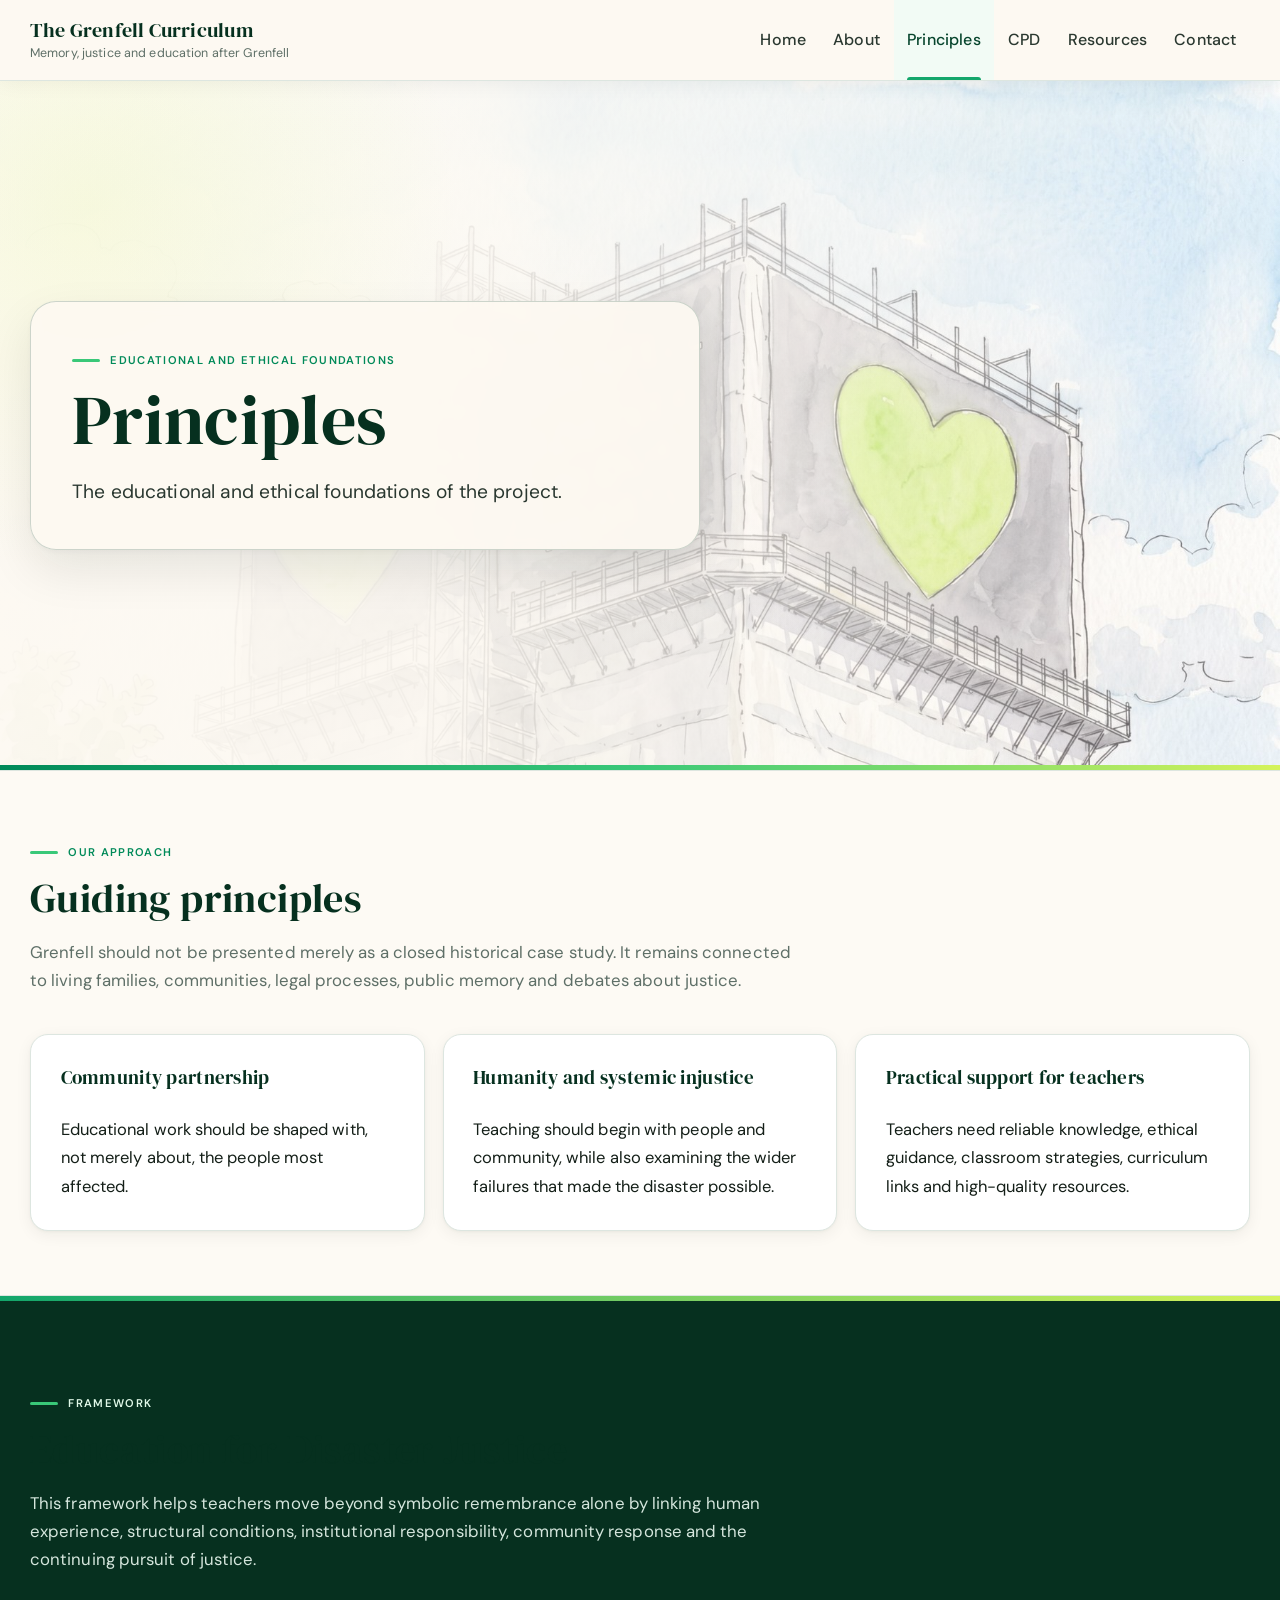
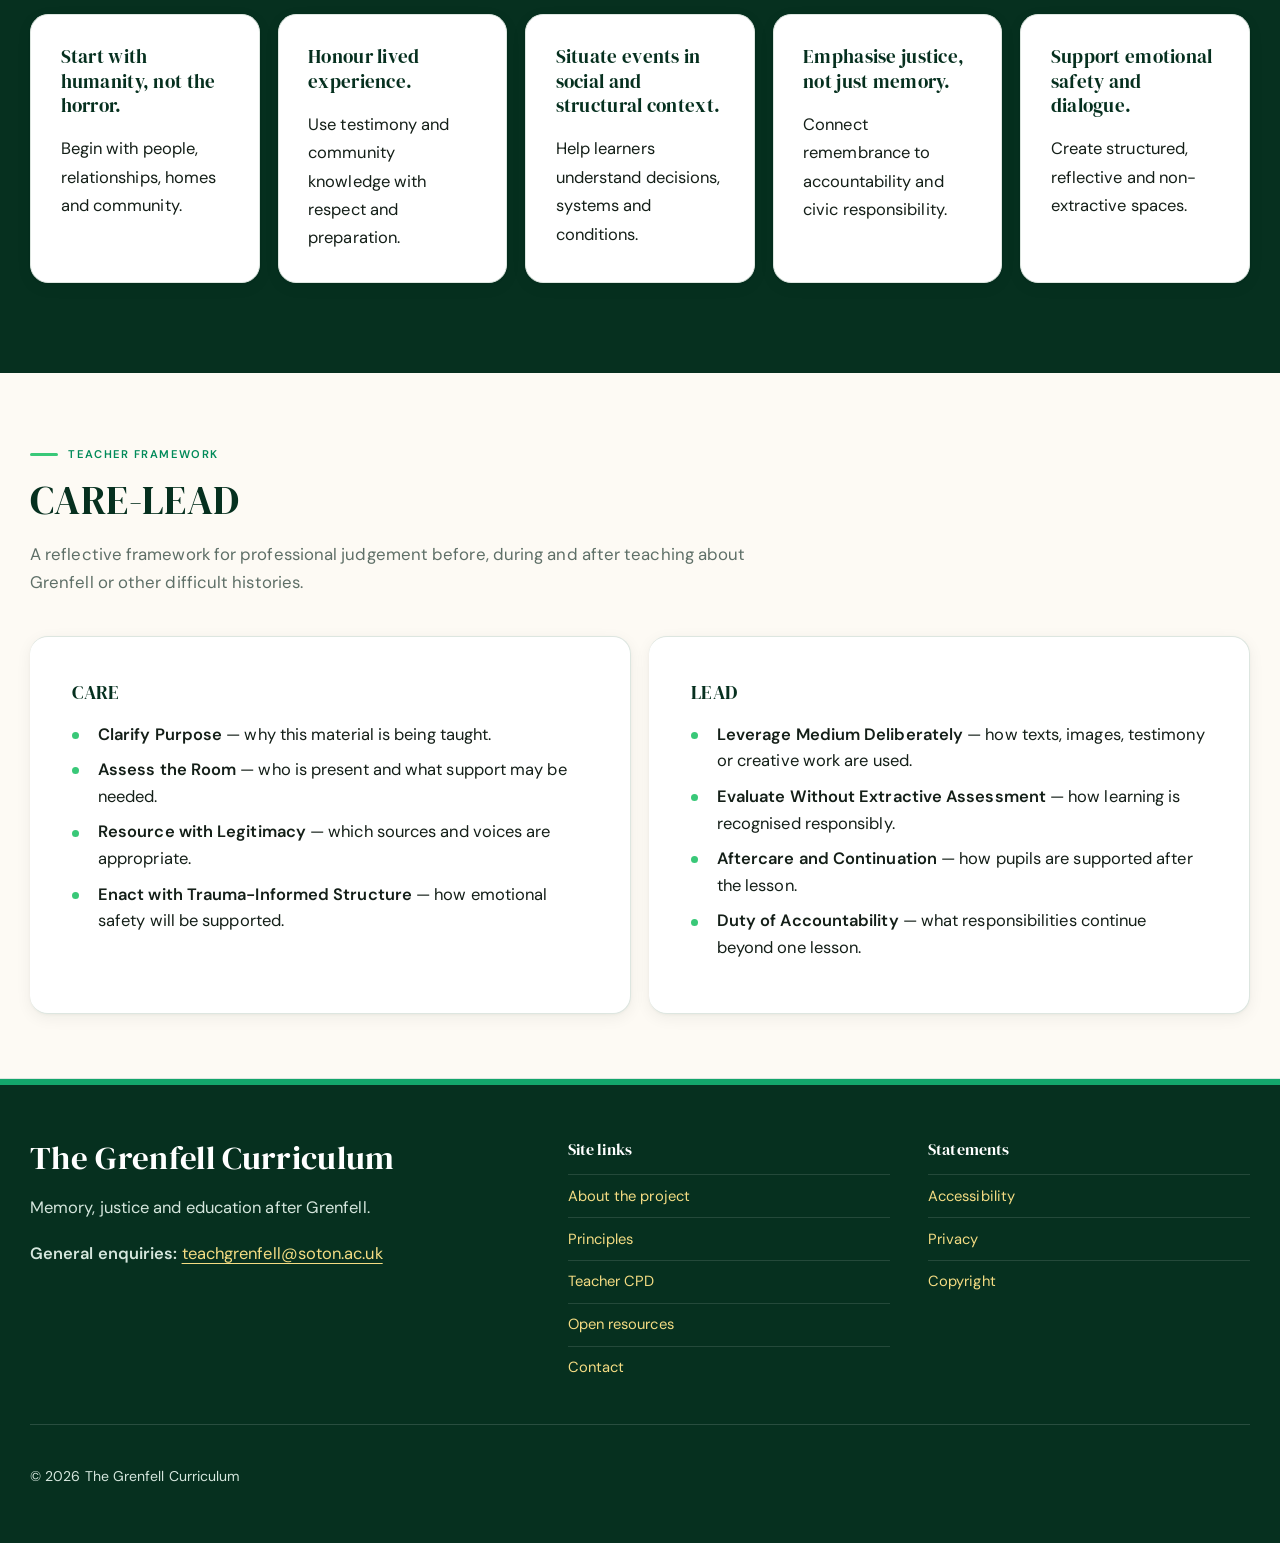
<file: principles/index.html>
<!doctype html>
<html lang="en-GB">
<head>
  <meta charset="utf-8">
  <meta name="viewport" content="width=device-width, initial-scale=1">
  <title>Principles | The Grenfell Curriculum</title>
  <meta name="description" content="Educational and ethical principles for teaching about Grenfell, including Education for Disaster Justice and CARE-LEAD.">
  <meta name="theme-color" content="#008a59">
  <link rel="preconnect" href="https://fonts.googleapis.com">
  <link rel="preconnect" href="https://fonts.gstatic.com" crossorigin>
  <link rel="stylesheet" href="../assets/css/styles.css">
</head>
<body class="page-principles">
<header class="site-header">
  <div class="header-inner">
    <a class="brand" href="../" aria-label="The Grenfell Curriculum home">
      <span class="brand-title">The Grenfell Curriculum</span>
        <span class="brand-tagline">Memory, justice and education after Grenfell</span>
    </a>
    <button class="nav-toggle" type="button" aria-controls="site-navigation" aria-expanded="false" data-nav-toggle>
      <span>Menu</span><span aria-hidden="true"></span>
    </button>
    <nav class="site-nav" id="site-navigation" aria-label="Primary navigation" data-site-nav>
      <ul><li><a href="../">Home</a></li><li><a href="../about/">About</a></li><li><a href="../principles/" aria-current="page">Principles</a></li><li><a href="../cpd/">CPD</a></li><li><a href="../resources/">Resources</a></li><li><a href="../contact/">Contact</a></li></ul>
    </nav>
  </div>
</header>
  <main id="main">

    <section class="page-hero page-heading">
      <div class="container hero-grid">
        <div class="hero-copy">
          <span class="eyebrow">Educational and ethical foundations</span>
          <h1>Principles</h1>
          <p class="lede">The educational and ethical foundations of the project.</p>
        </div>
      </div>
    </section>

    <section class="section compact">
      <div class="container">
        <div class="section-title">
          <span class="eyebrow">Our approach</span>
          <h2>Guiding principles</h2>
          <p>Grenfell should not be presented merely as a closed historical case study. It remains connected to living families, communities, legal processes, public memory and debates about justice.</p>
        </div>
        <div class="grid three">
          <article class="card feature-card">
            <h3>Community partnership</h3>
            <p>Educational work should be shaped with, not merely about, the people most affected.</p>
          </article>
          <article class="card feature-card">
            <h3>Humanity and systemic injustice</h3>
            <p>Teaching should begin with people and community, while also examining the wider failures that made the disaster possible.</p>
          </article>
          <article class="card feature-card">
            <h3>Practical support for teachers</h3>
            <p>Teachers need reliable knowledge, ethical guidance, classroom strategies, curriculum links and high-quality resources.</p>
          </article>
        </div>
      </div>
    </section>

    <section class="section dark" aria-labelledby="disaster-justice-heading">
      <div class="container">
        <div class="section-title">
          <span class="eyebrow">Framework</span>
          <h2 id="disaster-justice-heading">Education for Disaster Justice</h2>
          <p>This framework helps teachers move beyond symbolic remembrance alone by linking human experience, structural conditions, institutional responsibility, community response and the continuing pursuit of justice.</p>
        </div>
        <div class="grid five-cards three">
          <article class="card"><h3>Start with humanity, not the horror.</h3><p>Begin with people, relationships, homes and community.</p></article>
          <article class="card"><h3>Honour lived experience.</h3><p>Use testimony and community knowledge with respect and preparation.</p></article>
          <article class="card"><h3>Situate events in social and structural context.</h3><p>Help learners understand decisions, systems and conditions.</p></article>
          <article class="card"><h3>Emphasise justice, not just memory.</h3><p>Connect remembrance to accountability and civic responsibility.</p></article>
          <article class="card"><h3>Support emotional safety and dialogue.</h3><p>Create structured, reflective and non-extractive spaces.</p></article>
        </div>
      </div>
    </section>

    <section class="section compact" aria-labelledby="care-lead-heading">
      <div class="container">
        <div class="section-title">
          <span class="eyebrow">Teacher framework</span>
          <h2 id="care-lead-heading">CARE-LEAD</h2>
          <p>A reflective framework for professional judgement before, during and after teaching about Grenfell or other difficult histories.</p>
        </div>
        <div class="grid two">
          <div class="panel">
            <h3>CARE</h3>
            <ul class="inset-list">
              <li><strong>Clarify Purpose</strong> — why this material is being taught.</li>
              <li><strong>Assess the Room</strong> — who is present and what support may be needed.</li>
              <li><strong>Resource with Legitimacy</strong> — which sources and voices are appropriate.</li>
              <li><strong>Enact with Trauma-Informed Structure</strong> — how emotional safety will be supported.</li>
            </ul>
          </div>
          <div class="panel">
            <h3>LEAD</h3>
            <ul class="inset-list">
              <li><strong>Leverage Medium Deliberately</strong> — how texts, images, testimony or creative work are used.</li>
              <li><strong>Evaluate Without Extractive Assessment</strong> — how learning is recognised responsibly.</li>
              <li><strong>Aftercare and Continuation</strong> — how pupils are supported after the lesson.</li>
              <li><strong>Duty of Accountability</strong> — what responsibilities continue beyond one lesson.</li>
            </ul>
          </div>
        </div>
      </div>
    </section>

  </main>
  <footer class="site-footer">
  <div class="container">
    <div class="footer-grid">
      <div>
        <h2>The Grenfell Curriculum</h2>
        <p>Memory, justice and education after Grenfell.</p>
        <p><strong>General enquiries:</strong> <a href="mailto:teachgrenfell@soton.ac.uk">teachgrenfell@soton.ac.uk</a></p>
      </div>
      <div>
        <h3>Site links</h3>
        <ul class="footer-links">
          <li><a href="../about/">About the project</a></li>
          <li><a href="../principles/">Principles</a></li>
          <li><a href="../cpd/">Teacher CPD</a></li>
          <li><a href="../resources/">Open resources</a></li>
          <li><a href="../contact/">Contact</a></li>
        </ul>
      </div>
      <div>
        <h3>Statements</h3>
        <ul class="footer-links">
          <li><a href="../contact/#accessibility">Accessibility</a></li>
          <li><a href="../contact/#privacy">Privacy</a></li>
          <li><a href="../contact/#copyright">Copyright</a></li>
        </ul>
      </div>
    </div>
    <div class="footer-bottom">
      <p>© 2026 The Grenfell Curriculum</p>
    </div>
  </div>
</footer>
  <script src="../assets/js/main.js" defer></script>
</body>
</html>
</file>
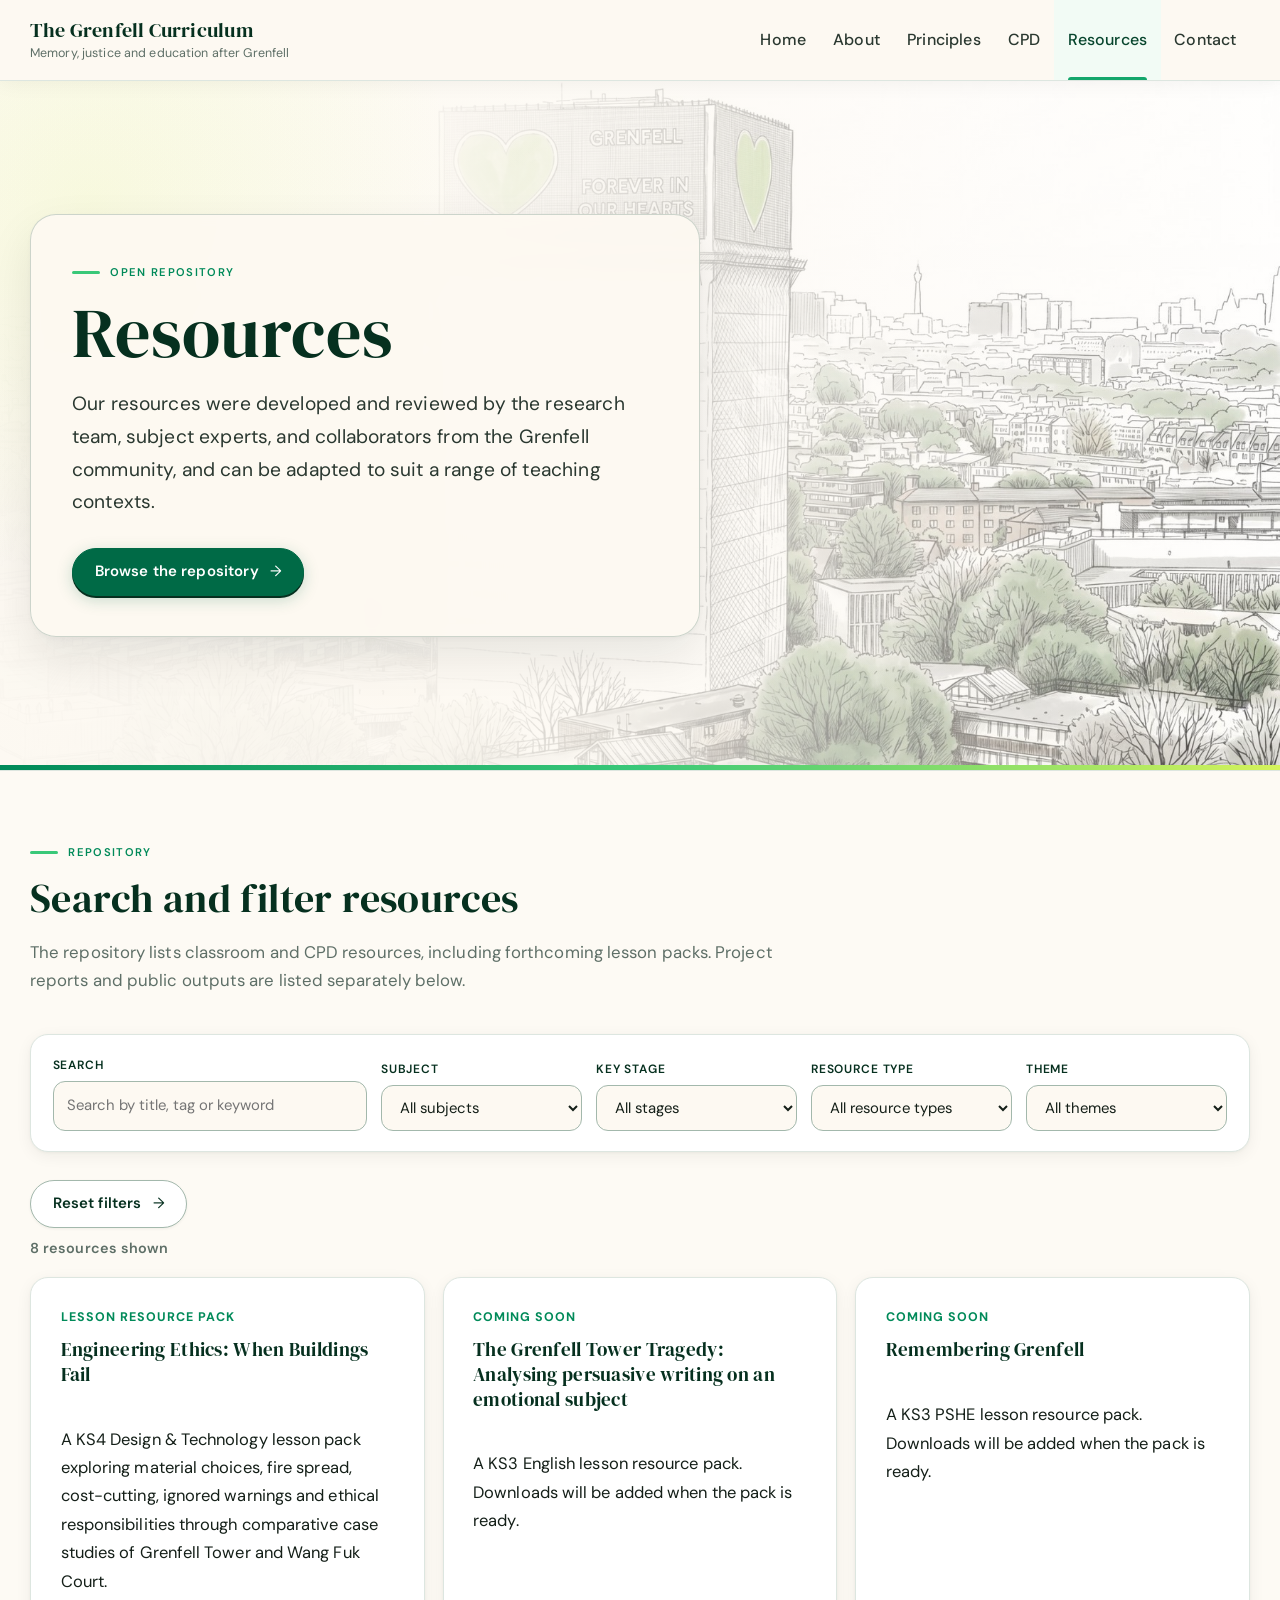
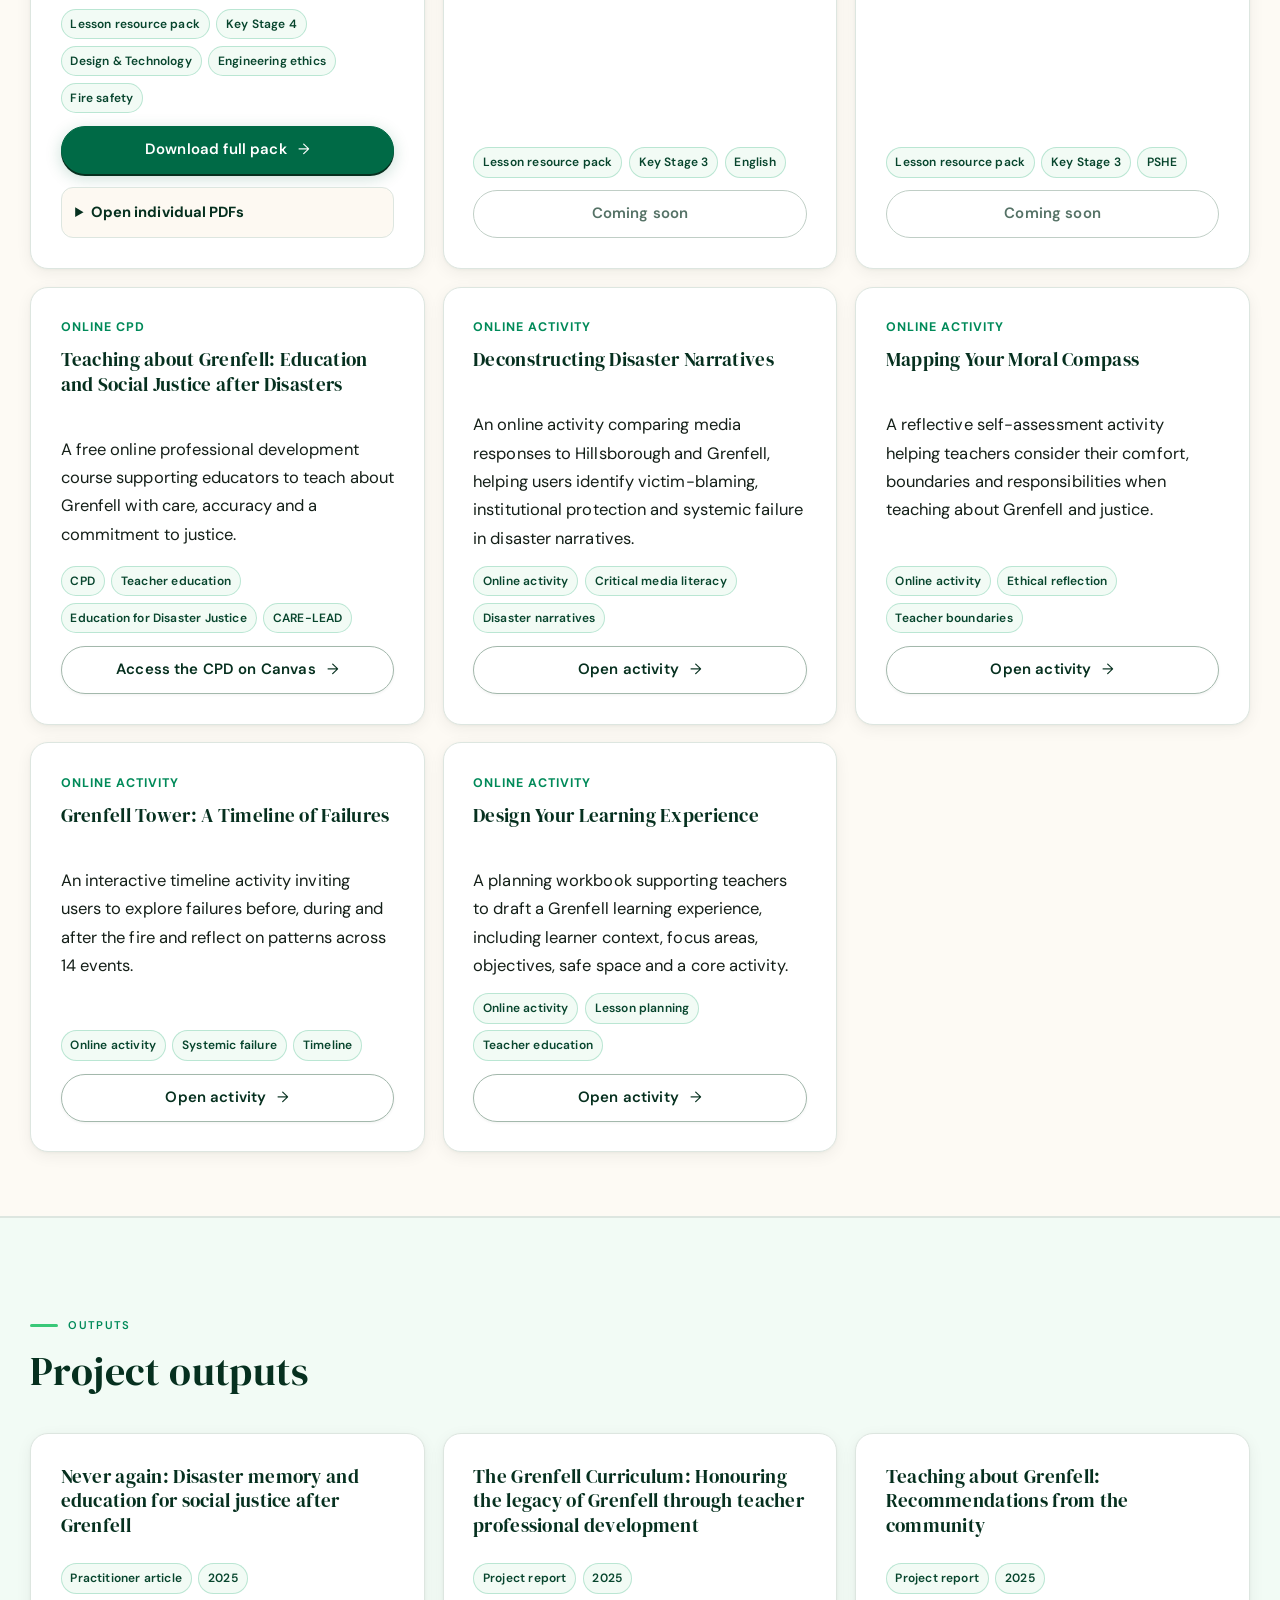
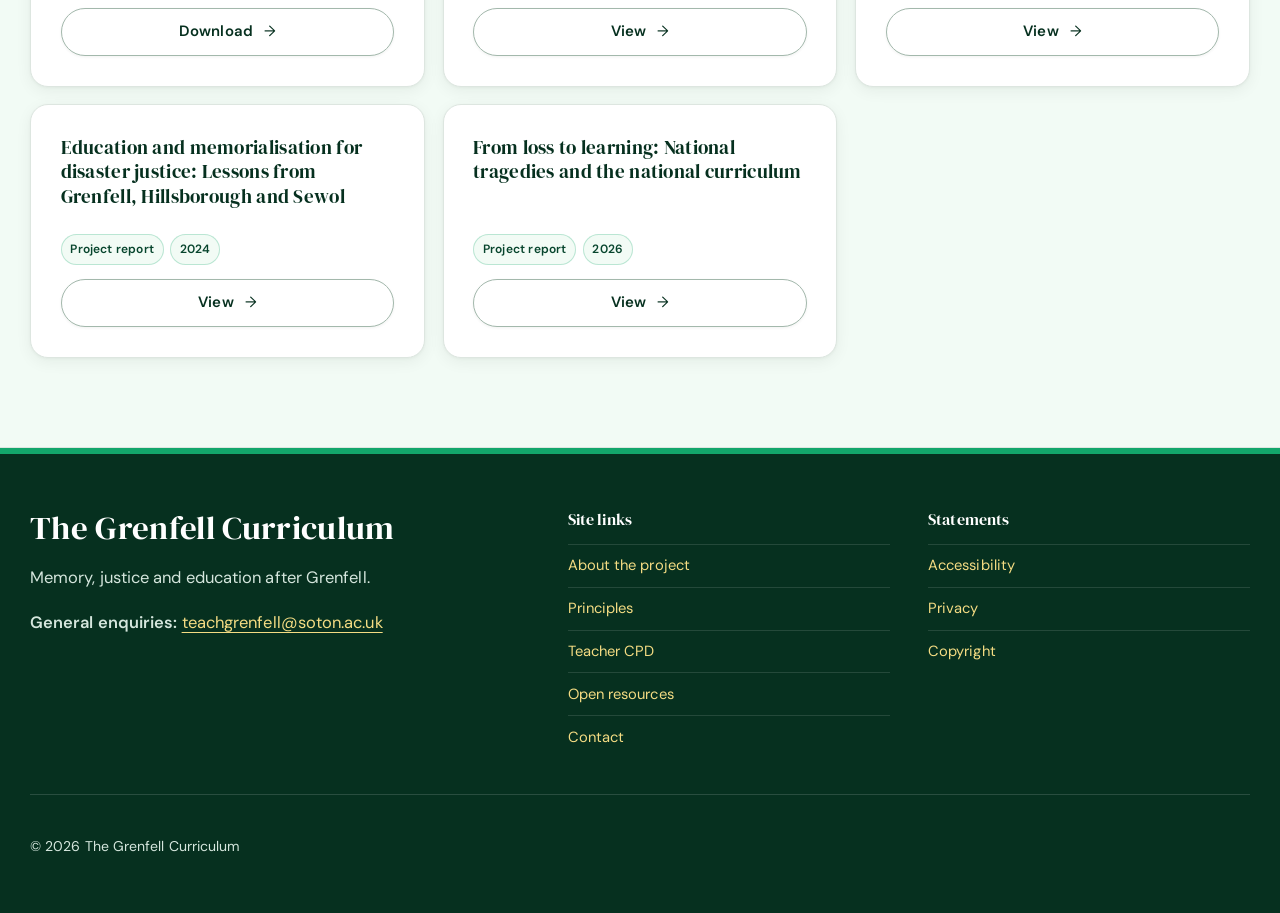
<file: resources/index.html>
<!doctype html>
<html lang="en-GB">
<head>
  <meta charset="utf-8">
  <meta name="viewport" content="width=device-width, initial-scale=1">
  <title>Resources | The Grenfell Curriculum</title>
  <meta name="description" content="Open searchable repository of teaching resource packs, teacher guides, CPD materials and project outputs.">
  <meta name="theme-color" content="#008a59">
  <link rel="preconnect" href="https://fonts.googleapis.com">
  <link rel="preconnect" href="https://fonts.gstatic.com" crossorigin>
  <link rel="stylesheet" href="../assets/css/styles.css">
</head>
<body class="page-resources">
<header class="site-header">
  <div class="header-inner">
    <a class="brand" href="../" aria-label="The Grenfell Curriculum home">
      <span class="brand-title">The Grenfell Curriculum</span>
      <span class="brand-tagline">Memory, justice and education after Grenfell</span>
    </a>
    <button class="nav-toggle" type="button" aria-controls="site-navigation" aria-expanded="false" data-nav-toggle>
      <span>Menu</span><span aria-hidden="true"></span>
    </button>
    <nav class="site-nav" id="site-navigation" aria-label="Primary navigation" data-site-nav>
      <ul><li><a href="../">Home</a></li><li><a href="../about/">About</a></li><li><a href="../principles/">Principles</a></li><li><a href="../cpd/">CPD</a></li><li><a href="../resources/" aria-current="page">Resources</a></li><li><a href="../contact/">Contact</a></li></ul>
    </nav>
  </div>
</header>
  <main id="main">

    <section class="page-hero page-heading">
      <div class="container hero-grid">
        <div class="hero-copy">
          <span class="eyebrow">Open repository</span>
          <h1>Resources</h1>
          <p class="lede">Our resources were developed and reviewed by the research team, subject experts, and collaborators from the Grenfell community, and can be adapted to suit a range of teaching contexts.</p>
          <div class="actions"><a class="btn primary" href="#repository">Browse the repository</a></div>
        </div>
      </div>
    </section>

    <section class="section compact" id="repository">
      <div class="container">
        <div class="section-title">
          <span class="eyebrow">Repository</span>
          <h2>Search and filter resources</h2>
          <p>The repository lists classroom and CPD resources, including forthcoming lesson packs. Project reports and public outputs are listed separately below.</p>
        </div>
        <form class="resource-toolbar" aria-label="Resource filters">
          <div class="field"><label for="resource-search">Search</label><input id="resource-search" type="search" placeholder="Search by title, tag or keyword" data-resource-search></div>
          <div class="field"><label for="subject-filter">Subject</label><select id="subject-filter" data-resource-filter="subject"><option value="">All subjects</option></select></div>
          <div class="field"><label for="stage-filter">Key stage</label><select id="stage-filter" data-resource-filter="stage"><option value="">All stages</option></select></div>
          <div class="field"><label for="type-filter">Resource type</label><select id="type-filter" data-resource-filter="type"><option value="">All resource types</option></select></div>
          <div class="field"><label for="theme-filter">Theme</label><select id="theme-filter" data-resource-filter="theme"><option value="">All themes</option></select></div>
        </form>
        <div class="actions" style="margin-top:0;"><button class="btn secondary" type="button" data-resource-reset>Reset filters</button></div>
        <p class="resource-count" aria-live="polite" data-resource-count></p>

        <div class="grid three resource-grid" data-resource-list>
          <!-- Add future lesson packs as new resource-card articles using the same folder pattern in assets/resources/lesson-packs/. -->

          <article class="card resource-card" data-resource-card data-subject="Design &amp; Technology" data-stage="Key Stage 4" data-type="Lesson resource pack" data-theme="Engineering ethics,Fire safety" data-search="Engineering Ethics When Buildings Fail KS4 Design and Technology science citizenship engineering ethics Grenfell Tower Wang Fuk Court cladding flammability chimney effect compartmentation facade duty of care systemic failure cost-cutting regulatory failure lesson resource pack scheme of work slides student activity sheet worksheet">
            <p class="resource-kicker">Lesson resource pack</p>
            <h3>Engineering Ethics: When Buildings Fail</h3>
            <p>A KS4 Design &amp; Technology lesson pack exploring material choices, fire spread, cost-cutting, ignored warnings and ethical responsibilities through comparative case studies of Grenfell Tower and Wang Fuk Court.</p>
            <div class="resource-meta"><span>Lesson resource pack</span><span>Key Stage 4</span><span>Design &amp; Technology</span><span>Engineering ethics</span><span>Fire safety</span></div>
            <div class="resource-actions">
              <a class="btn primary" href="../assets/resources/lesson-packs/engineering-ethics-when-buildings-fail/engineering-ethics-when-buildings-fail-pack.zip" download>Download full pack</a>
            </div>
            <details class="resource-files">
              <summary>Open individual PDFs</summary>
              <ul>
                <li><a href="../assets/resources/lesson-packs/engineering-ethics-when-buildings-fail/engineering-ethics-scheme-of-work.pdf" target="_blank" rel="noopener noreferrer">Scheme of work</a></li>
                <li><a href="../assets/resources/lesson-packs/engineering-ethics-when-buildings-fail/engineering-ethics-slides.pdf" target="_blank" rel="noopener noreferrer">Presentation slides</a></li>
                <li><a href="../assets/resources/lesson-packs/engineering-ethics-when-buildings-fail/engineering-ethics-student-activity-sheet.pdf" target="_blank" rel="noopener noreferrer">Student activity sheet</a></li>
              </ul>
            </details>
          </article>

          <article class="card resource-card" data-resource-card data-subject="English" data-stage="Key Stage 3" data-type="Lesson resource pack" data-theme="" data-search="The Grenfell Tower Tragedy Analysing persuasive writing on an emotional subject KS3 English lesson resource pack coming soon">
            <p class="resource-kicker">Coming soon</p>
            <h3>The Grenfell Tower Tragedy: Analysing persuasive writing on an emotional subject</h3>
            <p>A KS3 English lesson resource pack. Downloads will be added when the pack is ready.</p>
            <div class="resource-meta"><span>Lesson resource pack</span><span>Key Stage 3</span><span>English</span></div>
            <span class="btn secondary disabled" aria-disabled="true">Coming soon</span>
          </article>

          <article class="card resource-card" data-resource-card data-subject="PSHE" data-stage="Key Stage 3" data-type="Lesson resource pack" data-theme="" data-search="Remembering Grenfell KS3 PSHE lesson resource pack coming soon">
            <p class="resource-kicker">Coming soon</p>
            <h3>Remembering Grenfell</h3>
            <p>A KS3 PSHE lesson resource pack. Downloads will be added when the pack is ready.</p>
            <div class="resource-meta"><span>Lesson resource pack</span><span>Key Stage 3</span><span>PSHE</span></div>
            <span class="btn secondary disabled" aria-disabled="true">Coming soon</span>
          </article>

          <article class="card resource-card" data-resource-card data-subject="" data-stage="" data-type="CPD" data-theme="Teacher education,Education for Disaster Justice,CARE-LEAD" data-search="Teaching about Grenfell Education and Social Justice after Disasters CPD course teacher education Education for Disaster Justice CARE-LEAD">
            <p class="resource-kicker">Online CPD</p>
            <h3>Teaching about Grenfell: Education and Social Justice after Disasters</h3>
            <p>A free online professional development course supporting educators to teach about Grenfell with care, accuracy and a commitment to justice.</p>
            <div class="resource-meta"><span>CPD</span><span>Teacher education</span><span>Education for Disaster Justice</span><span>CARE-LEAD</span></div>
            <a class="btn secondary" href="https://canvas.instructure.com/courses/13952145/modules" target="_blank" rel="noopener noreferrer">Access the CPD on Canvas</a>
          </article>

          <article class="card resource-card" data-resource-card data-subject="" data-stage="" data-type="Online activity" data-theme="Critical media literacy,Disaster narratives" data-search="Deconstructing Disaster Narratives CPD activity media narratives Hillsborough Grenfell victim blaming institutional protection systemic failure critical media literacy">
            <p class="resource-kicker">Online activity</p>
            <h3>Deconstructing Disaster Narratives</h3>
            <p>An online activity comparing media responses to Hillsborough and Grenfell, helping users identify victim-blaming, institutional protection and systemic failure in disaster narratives.</p>
            <div class="resource-meta"><span>Online activity</span><span>Critical media literacy</span><span>Disaster narratives</span></div>
            <a class="btn secondary" href="../activities/grenfell-deconstructing-media/">Open activity</a>
          </article>

          <article class="card resource-card" data-resource-card data-subject="" data-stage="" data-type="Online activity" data-theme="Ethical reflection,Teacher boundaries" data-search="Mapping Your Moral Compass teacher CPD self assessment ethical dilemmas teacher boundaries responsibilities teaching Grenfell justice sensitive topics">
            <p class="resource-kicker">Online activity</p>
            <h3>Mapping Your Moral Compass</h3>
            <p>A reflective self-assessment activity helping teachers consider their comfort, boundaries and responsibilities when teaching about Grenfell and justice.</p>
            <div class="resource-meta"><span>Online activity</span><span>Ethical reflection</span><span>Teacher boundaries</span></div>
            <a class="btn secondary" href="../activities/grenfell-moral-compass/">Open activity</a>
          </article>

          <article class="card resource-card" data-resource-card data-subject="" data-stage="" data-type="Online activity" data-theme="Systemic failure,Timeline" data-search="Grenfell Tower A Timeline of Failures interactive learning activity before during after fire systemic failure cost-cutting deregulation public safety resident warnings">
            <p class="resource-kicker">Online activity</p>
            <h3>Grenfell Tower: A Timeline of Failures</h3>
            <p>An interactive timeline activity inviting users to explore failures before, during and after the fire and reflect on patterns across 14 events.</p>
            <div class="resource-meta"><span>Online activity</span><span>Systemic failure</span><span>Timeline</span></div>
            <a class="btn secondary" href="../activities/grenfell-timeline-activity/">Open activity</a>
          </article>

          <article class="card resource-card" data-resource-card data-subject="" data-stage="" data-type="Online activity" data-theme="Lesson planning,Teacher education" data-search="Design Your Learning Experience Teaching Grenfell workbook lesson planning teacher education learning objectives safe space activity design sensitive complex topics">
            <p class="resource-kicker">Online activity</p>
            <h3>Design Your Learning Experience</h3>
            <p>A planning workbook supporting teachers to draft a Grenfell learning experience, including learner context, focus areas, objectives, safe space and a core activity.</p>
            <div class="resource-meta"><span>Online activity</span><span>Lesson planning</span><span>Teacher education</span></div>
            <a class="btn secondary" href="../activities/grenfell-lesson-design/">Open activity</a>
          </article>
        </div>
      </div>
    </section>

    <section class="section alt" aria-labelledby="outputs-heading">
      <div class="container">
        <div class="section-title"><span class="eyebrow">Outputs</span><h2 id="outputs-heading">Project outputs</h2></div>
        <div class="grid three">
          <article class="card output-card"><h3>Never again: Disaster memory and education for social justice after Grenfell</h3><div class="resource-meta"><span>Practitioner article</span><span>2025</span></div><a class="btn secondary" href="https://www.wonyongpark.com/project3/never-again.pdf" target="_blank" rel="noopener noreferrer">Download</a></article>
          <article class="card output-card"><h3>The Grenfell Curriculum: Honouring the legacy of Grenfell through teacher professional development</h3><div class="resource-meta"><span>Project report</span><span>2025</span></div><a class="btn secondary" href="https://doi.org/10.5258/SOTON/P1293" target="_blank" rel="noopener noreferrer">View</a></article>
          <article class="card output-card"><h3>Teaching about Grenfell: Recommendations from the community</h3><div class="resource-meta"><span>Project report</span><span>2025</span></div><a class="btn secondary" href="https://doi.org/10.5258/SOTON/P1214" target="_blank" rel="noopener noreferrer">View</a></article>
          <article class="card output-card"><h3>Education and memorialisation for disaster justice: Lessons from Grenfell, Hillsborough and Sewol</h3><div class="resource-meta"><span>Project report</span><span>2024</span></div><a class="btn secondary" href="https://doi.org/10.5258/SOTON/PP0070" target="_blank" rel="noopener noreferrer">View</a></article>
          <article class="card output-card"><h3>From loss to learning: National tragedies and the national curriculum</h3><div class="resource-meta"><span>Project report</span><span>2026</span></div><a class="btn secondary" href="https://doi.org/10.5258/SOTON/P1281" target="_blank" rel="noopener noreferrer">View</a></article>
        </div>
      </div>
    </section>

  </main>
  <footer class="site-footer">
  <div class="container">
    <div class="footer-grid">
      <div>
        <h2>The Grenfell Curriculum</h2>
        <p>Memory, justice and education after Grenfell.</p>
        <p><strong>General enquiries:</strong> <a href="mailto:teachgrenfell@soton.ac.uk">teachgrenfell@soton.ac.uk</a></p>
      </div>
      <div>
        <h3>Site links</h3>
        <ul class="footer-links">
          <li><a href="../about/">About the project</a></li>
          <li><a href="../principles/">Principles</a></li>
          <li><a href="../cpd/">Teacher CPD</a></li>
          <li><a href="../resources/">Open resources</a></li>
          <li><a href="../contact/">Contact</a></li>
        </ul>
      </div>
      <div>
        <h3>Statements</h3>
        <ul class="footer-links">
          <li><a href="../contact/#accessibility">Accessibility</a></li>
          <li><a href="../contact/#privacy">Privacy</a></li>
          <li><a href="../contact/#copyright">Copyright</a></li>
        </ul>
      </div>
    </div>
    <div class="footer-bottom">
      <p>© 2026 The Grenfell Curriculum</p>
    </div>
  </div>
</footer>
  <script src="../assets/js/main.js" defer></script>
</body>
</html>
</file>
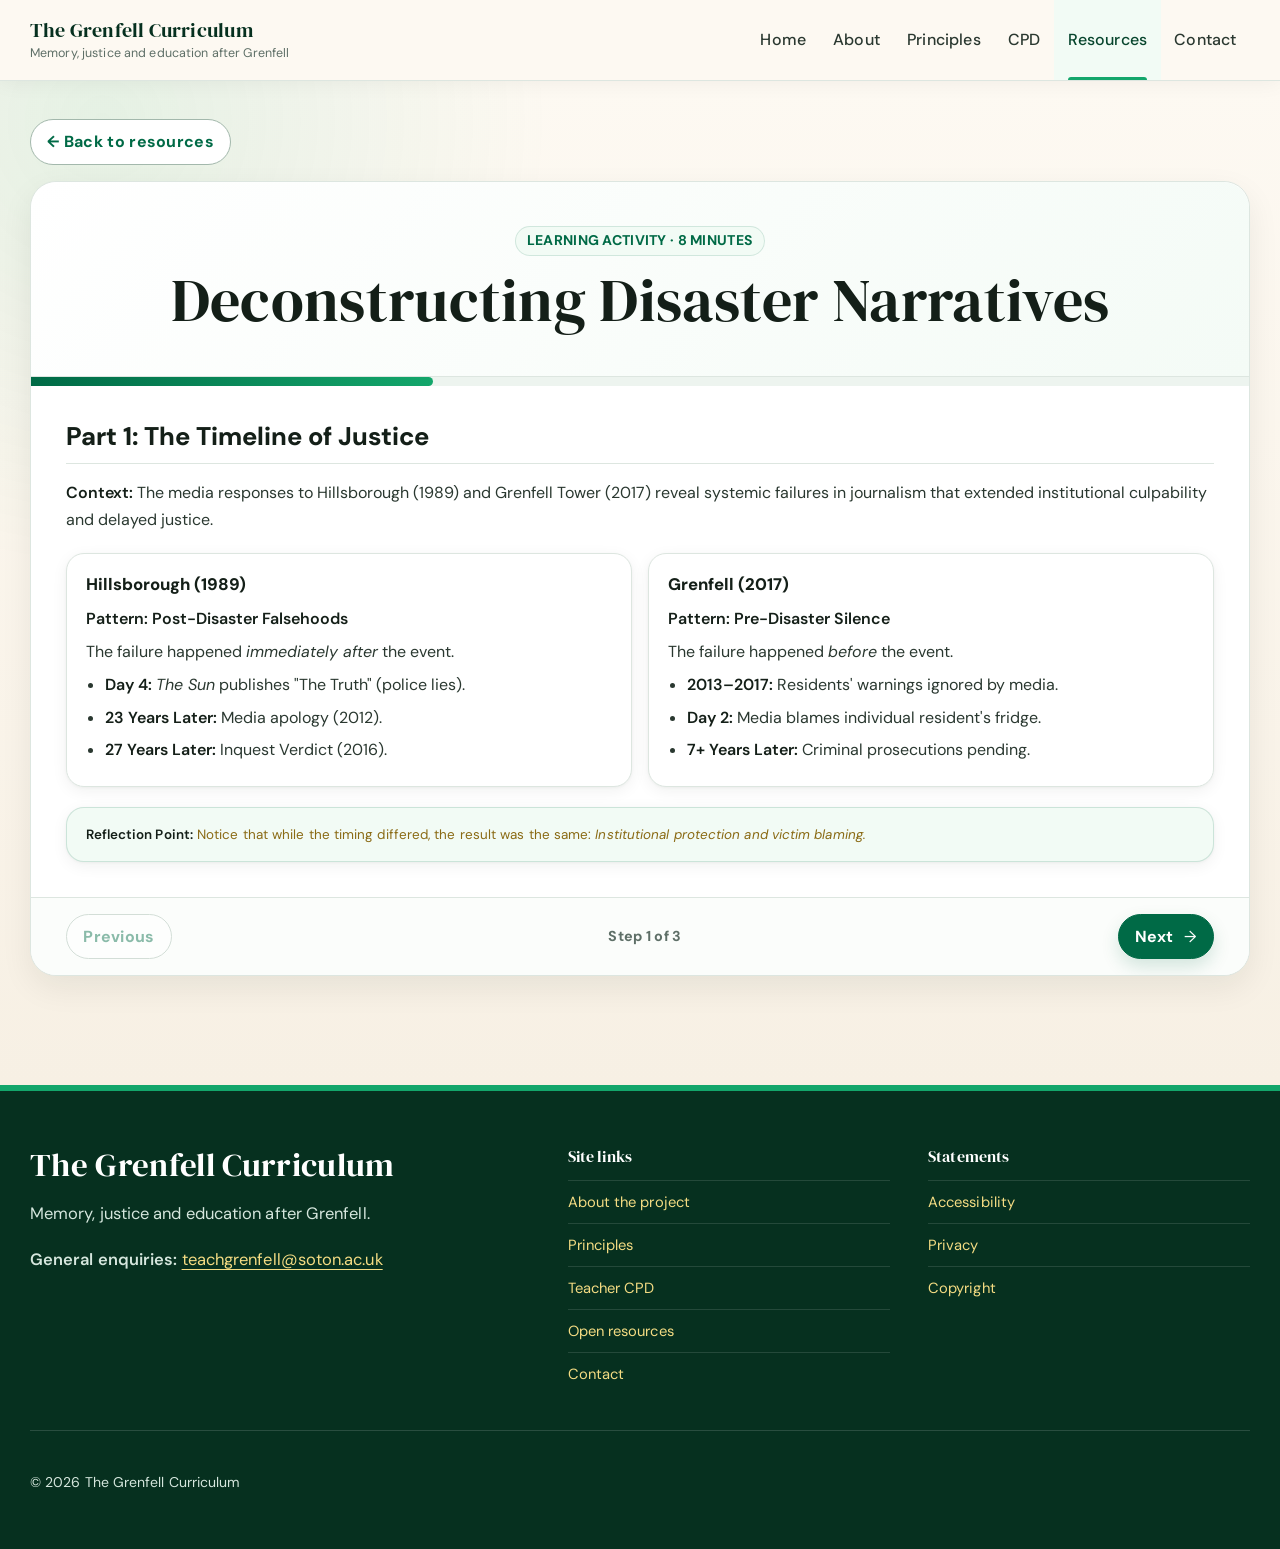
<file: activities/grenfell-deconstructing-media/index.html>
<!doctype html>
<html lang="en-GB">
<head>
  <meta charset="utf-8">
  <meta name="viewport" content="width=device-width, initial-scale=1">
  <title>Deconstructing Disaster Narratives | The Grenfell Curriculum</title>
  <meta name="description" content="An online activity comparing media responses to Hillsborough and Grenfell, helping users identify victim-blaming, institutional protection and systemic failure in disaster narratives.">
  <meta name="theme-color" content="#008a59">
  <link rel="preconnect" href="https://fonts.googleapis.com">
  <link rel="preconnect" href="https://fonts.gstatic.com" crossorigin>
  <link rel="stylesheet" href="../../assets/css/styles.css">
  <style>
.activity-page {
            --bg: #FAF8F5;
            --bg-card: #FFFFFF;
            --text-primary: #1A1A1A;
            --text-secondary: #4A4A4A;
            --text-muted: #7A7A7A;
            --border: #E0DCD6;
            --border-light: #EDEBE7;
            --accent-before: #8B6914;
            --accent-before-bg: #FDF6E3;
            --accent-during: #9B2C2C;
            --accent-during-bg: #FFF5F5;
            --accent-after: #2B5A83;
            --accent-after-bg: #EFF6FF;
            --green: #2D6A4F;
            --green-bg: #F0FFF4;
            --incorrect-red: #9B2C2C;
            --incorrect-bg: #FFF5F5;
            --shadow-sm: 0 1px 3px rgba(0,0,0,0.06);
            --shadow-md: 0 4px 12px rgba(0,0,0,0.08);
            --radius: 6px;
        }
.activity-page * { margin: 0; padding: 0; box-sizing: border-box; }
.activity-page {
            font-family: var(--font-sans);
            line-height: 1.6;
            color: var(--text-primary);
            background-color: var(--bg);
            padding: 2rem 1.5rem;
            min-height: 100vh;
            display: flex;
            flex-direction: column;
            align-items: center;
            -webkit-font-smoothing: antialiased;
        }
/* ─── MAIN CARD CONTAINER ─── */
.activity-page .container {
            background: var(--bg-card);
            width: 100%;
            max-width: 820px;
            min-height: 580px;
            border-radius: var(--radius);
            border: 1px solid var(--border);
            box-shadow: var(--shadow-md);
            display: flex;
            flex-direction: column;
            overflow: hidden;
            margin-bottom: 2rem; /* Space between card and footer */
        }
/* ─── HEADER ─── */
.activity-page header {
            background-color: var(--bg-card);
            padding: 2rem 2rem 1.5rem;
            text-align: center;
            border-bottom: 1px solid var(--border);
        }
.activity-page header .activity-label {
            font-family: var(--font-sans);
            font-size: 0.7rem;
            font-weight: 700;
            letter-spacing: 0.15em;
            text-transform: uppercase;
            color: var(--text-muted);
            margin-bottom: 0.6rem;
        }
.activity-page h1 {
            font-family: var(--font-sans);
            font-size: clamp(1.35rem, 3.5vw, 1.7rem);
            font-weight: 700;
            line-height: 1.25;
            color: var(--text-primary);
            margin: 0;
        }
/* ─── PROGRESS BAR ─── */
.activity-page .progress-container {
            background-color: var(--border-light);
            height: 6px;
            width: 100%;
        }
.activity-page .progress-bar {
            background: linear-gradient(90deg, var(--accent-before), var(--accent-during), var(--accent-after));
            height: 100%;
            width: 33%;
            transition: width 0.45s ease;
        }
/* ─── CONTENT AREA ─── */
.activity-page .content-area {
            flex: 1;
            padding: 2rem;
            position: relative;
        }
.activity-page .page {
            display: none;
            animation: fadeInUp 0.4s ease;
        }
.activity-page .page.active {
            display: block;
        }
@keyframes fadeInUp {
            from { opacity: 0; transform: translateY(10px); }
            to { opacity: 1; transform: translateY(0); }
        }
.activity-page h2 {
            font-family: var(--font-sans);
            font-size: 1.15rem;
            font-weight: 700;
            color: var(--text-primary);
            border-bottom: 1px solid var(--border);
            padding-bottom: 0.6rem;
            margin-top: 0;
            margin-bottom: 1rem;
        }
.activity-page .content-area p {
            font-size: 0.88rem;
            color: var(--text-secondary);
            line-height: 1.65;
            margin-bottom: 0.75rem;
        }
.activity-page .content-area strong {
            color: var(--text-primary);
        }
.activity-page .content-area em {
            font-style: italic;
        }
/* ─── TIMELINE CARDS (Page 1) ─── */
.activity-page .timeline-box {
            display: flex;
            gap: 1rem;
            margin-top: 1.25rem;
            flex-wrap: wrap;
        }
.activity-page .timeline-card {
            flex: 1;
            background: var(--bg);
            padding: 1.1rem 1.25rem;
            border-left: 3px solid var(--accent-after);
            border-radius: 0 var(--radius) var(--radius) 0;
            min-width: 240px;
            border-top: 1px solid var(--border-light);
            border-right: 1px solid var(--border-light);
            border-bottom: 1px solid var(--border-light);
        }
.activity-page .timeline-card h3 {
            font-family: var(--font-sans);
            font-size: 0.95rem;
            font-weight: 700;
            color: var(--text-primary);
            margin-bottom: 0.3rem;
        }
.activity-page .timeline-card p {
            font-size: 0.82rem;
            color: var(--text-secondary);
            margin-bottom: 0.4rem;
            line-height: 1.55;
        }
.activity-page .timeline-card ul {
            font-size: 0.8rem;
            color: var(--text-secondary);
            padding-left: 1.1rem;
            margin: 0;
            line-height: 1.65;
        }
.activity-page .timeline-card ul li {
            margin-bottom: 0.2rem;
        }
.activity-page .timeline-card-grenfell {
            border-left-color: var(--accent-during);
        }
/* ─── REFLECTION BOX ─── */
.activity-page .reflection-box {
            margin-top: 1.25rem;
            background: var(--accent-before-bg);
            padding: 1rem 1.15rem;
            border-radius: var(--radius);
            border-left: 3px solid var(--accent-before);
            font-size: 0.84rem;
            color: var(--accent-before);
            line-height: 1.6;
        }
/* ─── QUIZ (Page 2) ─── */
.activity-page .quiz-question {
            background: var(--bg);
            border: 1px solid var(--border);
            padding: 1.1rem 1.25rem;
            margin-bottom: 1rem;
            border-radius: var(--radius);
        }
.activity-page .quiz-question strong {
            font-family: var(--font-sans);
            font-size: 0.88rem;
            font-weight: 600;
            color: var(--text-primary);
            display: block;
            margin-bottom: 0.5rem;
            line-height: 1.45;
        }
.activity-page .quiz-options label {
            display: block;
            margin: 0.45rem 0;
            cursor: pointer;
            font-size: 0.82rem;
            color: var(--text-secondary);
            line-height: 1.5;
        }
.activity-page .quiz-options input[type="radio"] {
            accent-color: var(--accent-after);
            margin-right: 0.4rem;
            vertical-align: middle;
        }
.activity-page .check-btn {
            margin-top: 0.6rem;
            padding: 0.35rem 0.85rem;
            border: 1px solid var(--border);
            border-radius: 100px;
            background: var(--bg-card);
            color: var(--text-secondary);
            font-family: var(--font-sans);
            font-size: 0.72rem;
            font-weight: 700;
            letter-spacing: 0.03em;
            cursor: pointer;
            transition: all 0.2s;
        }
.activity-page .check-btn:hover {
            background: var(--border-light);
            color: var(--text-primary);
        }
.activity-page .feedback {
            margin-top: 0.65rem;
            padding: 0.7rem 0.9rem;
            border-radius: var(--radius);
            font-size: 0.8rem;
            line-height: 1.55;
            display: none;
        }
.activity-page .correct {
            background-color: var(--green-bg);
            color: var(--green);
        }
.activity-page .incorrect {
            background-color: var(--incorrect-bg);
            color: var(--incorrect-red);
        }
/* ─── DISCUSSION / TEXTAREA (Page 3) ─── */
.activity-page .scenario-box {
            background-color: var(--bg);
            padding: 1rem 1.15rem;
            border: 1px dashed var(--border);
            border-radius: var(--radius);
            margin-bottom: 1rem;
            font-size: 0.84rem;
            color: var(--text-secondary);
            line-height: 1.6;
        }
.activity-page .scenario-box strong {
            color: var(--text-primary);
        }
.activity-page textarea {
            width: 100%;
            height: 120px;
            padding: 0.75rem 0.9rem;
            border: 1px solid var(--border);
            border-radius: var(--radius);
            font-family: var(--font-sans);
            font-size: 0.84rem;
            line-height: 1.55;
            color: var(--text-primary);
            background: var(--bg-card);
            resize: vertical;
            transition: border-color 0.2s;
        }
.activity-page textarea:focus {
            outline: none;
            border-color: var(--accent-after);
            box-shadow: 0 0 0 3px rgba(43,90,131,0.08);
        }
/* ─── CARD NAVIGATION BAR ─── */
.activity-page .card-nav {
            border-top: 1px solid var(--border);
            padding: 1rem 2rem;
            display: flex;
            justify-content: space-between;
            align-items: center;
            background-color: var(--bg);
            margin-top: auto; /* Pushes to bottom of flex container */
        }
.activity-page #pageIndicator {
            font-size: 0.75rem;
            font-weight: 600;
            color: var(--text-muted);
            letter-spacing: 0.02em;
        }
.activity-page .btn {
            padding: 0.55rem 1.25rem;
            border: none;
            border-radius: 100px;
            cursor: pointer;
            font-family: var(--font-sans);
            font-size: 0.8rem;
            font-weight: 700;
            letter-spacing: 0.02em;
            transition: all 0.2s;
        }
.activity-page .btn-primary {
            background-color: var(--accent-after);
            color: white;
        }
.activity-page .btn-primary:hover {
            background-color: #1F4A6E;
        }
.activity-page .btn-secondary {
            background-color: var(--border-light);
            color: var(--text-secondary);
            border: 1px solid var(--border);
        }
.activity-page .btn-secondary:hover {
            background-color: var(--border);
            color: var(--text-primary);
        }
.activity-page .btn:disabled {
            opacity: 0.4;
            cursor: not-allowed;
        }
/* ─── SITE FOOTER (OUTSIDE CARD) ─── */
.activity-page .site-footer {
            text-align: center;
            font-size: 0.75rem;
            color: var(--text-muted);
            width: 100%;
            max-width: 820px;
            padding-bottom: 1rem;
        }
/* ─── RESPONSIVE ─── */
@media (max-width: 600px) {.activity-page { padding: 1rem; }
.activity-page header { padding: 1.5rem 1.25rem 1.25rem; }
.activity-page .content-area { padding: 1.25rem; }
.activity-page .card-nav { padding: 0.85rem 1.25rem; }
.activity-page .timeline-box { flex-direction: column; }}

.activity-page {
  --bg: var(--warm);
  --bg-card: var(--white);
  --text-primary: var(--ink);
  --text-secondary: var(--charcoal);
  --text-muted: var(--muted);
  --border: var(--line);
  --border-light: var(--green-100);
  --green: var(--green-800);
  --green-bg: var(--green-50);
  --accent-before: #8b6914;
  --accent-before-bg: #fff7df;
  --accent-during: #9b2c2c;
  --accent-during-bg: #fff3f1;
  --accent-after: var(--green-800);
  --accent-after-bg: var(--green-100);
  --radius: var(--radius-sm);
  --shadow-sm: var(--shadow-card);
  --shadow-md: var(--shadow-soft);
  --shadow-lg: var(--shadow-soft);
}

.activity-page .activity-back {
  width: min(100% - 2.5rem, 900px);
  margin: 0 auto 1.25rem;
}

.activity-page > .container,
.activity-page > .page-container {
  border-radius: var(--radius-lg);
  border: 1px solid var(--line);
  box-shadow: var(--shadow-soft);
  background: var(--white);
}

.activity-page header h1,
.activity-page h1,
.activity-page h2,
.activity-page h3,
.activity-page .section-title,
.activity-page .card-title,
.activity-page .q-text,
.activity-page .out-heading {
  font-family: var(--font-sans);
  letter-spacing: 0;
}

.activity-page header .activity-label,
.activity-page .activity-label {
  color: var(--green-800);
}

.activity-page textarea,
.activity-page input[type="text"],
.activity-page input[type="search"] {
  border-radius: var(--radius-sm);
}

.activity-page .btn,
.activity-page button.btn,
.activity-page .check-btn {
  border-radius: 999px;
}

.activity-page .btn-primary,
.activity-page .btn:not(.btn-outline):not(.btn-secondary):not(.secondary),
.activity-page .check-btn {
  background: var(--green-800);
  color: var(--white);
}

.activity-page .btn-primary:hover,
.activity-page .btn:not(.btn-outline):not(.btn-secondary):not(.secondary):hover,
.activity-page .check-btn:hover {
  background: var(--green-950);
}

.activity-page .btn-secondary,
.activity-page .btn.secondary,
.activity-page .btn-outline {
  background: var(--green-50);
  border: 1px solid var(--line-strong);
  color: var(--green-900);
}

.activity-page .btn-secondary:hover,
.activity-page .btn.secondary:hover,
.activity-page .btn-outline:hover {
  background: var(--green-100);
  color: var(--green-950);
}

@media (max-width: 600px) {
  .activity-page .activity-back {
    width: min(100% - 2rem, 900px);
  }
}

  </style>
  <link rel="stylesheet" href="../../assets/css/activity-pages.css">
</head>
<body class="page-activity page-activity-grenfell-deconstructing-media">
<header class="site-header">
  <div class="header-inner">
    <a class="brand" href="../../" aria-label="The Grenfell Curriculum home">
      <span class="brand-title">The Grenfell Curriculum</span>
      <span class="brand-tagline">Memory, justice and education after Grenfell</span>
    </a>
    <button class="nav-toggle" type="button" aria-controls="site-navigation" aria-expanded="false" data-nav-toggle>
      <span>Menu</span><span aria-hidden="true"></span>
    </button>
    <nav class="site-nav" id="site-navigation" aria-label="Primary navigation" data-site-nav>
      <ul><li><a href="../../">Home</a></li><li><a href="../../about/">About</a></li><li><a href="../../principles/">Principles</a></li><li><a href="../../cpd/">CPD</a></li><li><a href="../../resources/" aria-current="page">Resources</a></li><li><a href="../../contact/">Contact</a></li></ul>
    </nav>
  </div>
</header>
  <main id="main" class="activity-page activity-grenfell-deconstructing-media">
    <div class="activity-back"><a class="btn secondary" href="../../resources/#repository">← Back to resources</a></div>
<div class="container">
<header>
<div class="activity-label">Learning Activity · 8 minutes</div>
<h1>Deconstructing Disaster Narratives</h1>
</header>
<div class="progress-container">
<div class="progress-bar" id="progressBar"></div>
</div>
<div class="content-area">
<div class="page active" id="page1">
<h2>Part 1: The Timeline of Justice</h2>
<p><strong>Context:</strong> The media responses to Hillsborough (1989) and Grenfell Tower (2017) reveal systemic failures in journalism that extended institutional culpability and delayed justice.</p>
<div class="timeline-box">
<div class="timeline-card">
<h3>Hillsborough (1989)</h3>
<p><strong>Pattern: Post-Disaster Falsehoods</strong></p>
<p>The failure happened <em>immediately after</em> the event.</p>
<ul>
<li><strong>Day 4:</strong> <em>The Sun</em> publishes "The Truth" (police lies).</li>
<li><strong>23 Years Later:</strong> Media apology (2012).</li>
<li><strong>27 Years Later:</strong> Inquest Verdict (2016).</li>
</ul>
</div>
<div class="timeline-card timeline-card-grenfell">
<h3>Grenfell (2017)</h3>
<p><strong>Pattern: Pre-Disaster Silence</strong></p>
<p>The failure happened <em>before</em> the event.</p>
<ul>
<li><strong>2013–2017:</strong> Residents' warnings ignored by media.</li>
<li><strong>Day 2:</strong> Media blames individual resident's fridge.</li>
<li><strong>7+ Years Later:</strong> Criminal prosecutions pending.</li>
</ul>
</div>
</div>
<div class="reflection-box">
<strong>Reflection Point:</strong> Notice that while the timing differed, the result was the same: <em>Institutional protection and victim blaming.</em>
</div>
</div>
<div class="page" id="page2">
<h2>Part 2: Spot the Systemic Failure</h2>
<p>Test your understanding of the reading materials.</p>
<div class="quiz-question" id="q1">
<strong>1. The "Truth" Headline (Hillsborough): What was the primary institutional cause of this failure?</strong>
<div class="quiz-options">
<label><input name="q1" type="radio" value="A"/><span>The journalist had a personal grudge against Liverpool.</span></label>
<label><input name="q1" type="radio" value="B"/><span>Uncritical reliance on anonymous senior police sources without verification.</span></label>
<label><input name="q1" type="radio" value="C"/><span>A printing error at the press agency.</span></label>
</div>
<button class="check-btn" onclick="checkAnswer('q1', 'B', 'Correct. Journalists accepted official accounts without basic investigative work.')">Check Answer</button>
<div class="feedback" id="q1-feedback"></div>
</div>
<div class="quiz-question" id="q2">
<strong>2. The "Faulty Fridge" (Grenfell): Focusing on the fridge represents which media trope?</strong>
<div class="quiz-options">
<label><input name="q2" type="radio" value="A"/><span>Individualising blame to deflect from system/corporate failure.</span></label>
<label><input name="q2" type="radio" value="B"/><span>Investigative rigour.</span></label>
<label><input name="q2" type="radio" value="C"/><span>Promoting fire safety awareness.</span></label>
</div>
<button class="check-btn" onclick="checkAnswer('q2', 'A', 'Correct. It creates a scapegoat rather than examining deregulation or cladding.')">Check Answer</button>
<div class="feedback" id="q2-feedback"></div>
</div>
<div class="quiz-question" id="q3">
<strong>3. The Missing Warnings: Why were Grenfell Action Group blogs ignored before the fire?</strong>
<div class="quiz-options">
<label><input name="q3" type="radio" value="A"/><span>The blog was private and password-protected.</span></label>
<label><input name="q3" type="radio" value="B"/><span>Structural decline in local press and marginalization of social housing residents.</span></label>
<label><input name="q3" type="radio" value="C"/><span>The warnings were vague and unspecific.</span></label>
</div>
<button class="check-btn" onclick="checkAnswer('q3', 'B', 'Correct. Working-class concerns were not seen as newsworthy until tragedy struck.')">Check Answer</button>
<div class="feedback" id="q3-feedback"></div>
</div>
</div>
<div class="page" id="page3">
<h2>Part 3: Pedagogical Application</h2>
<p><strong>Scenario:</strong> You are teaching a lesson on current affairs. A student repeats a debunked narrative: <br/><em>"Well, the Grenfell fire was basically just caused by one guy's fridge."</em></p>
<div class="scenario-box">
<strong>Your Task:</strong> Draft a two-sentence response to that student to shift their thinking from <em>individual blame</em> to <em>systemic analysis</em>.
            </div>
<textarea id="teacherResponse" placeholder="Type your response here… (e.g., 'That was the initial report, but we need to ask: why did the fire spread so quickly once it started? Who was responsible for the materials on the outside of the building?')"></textarea>
</div>
</div>
<div class="card-nav">
<button class="btn btn-secondary" disabled="" id="prevBtn" onclick="changePage(-1)">Previous</button>
<span id="pageIndicator">Step 1 of 3</span>
<button class="btn btn-primary" id="nextBtn" onclick="changePage(1)">Next</button>
</div>
</div>
  </main>
<footer class="site-footer">
  <div class="container">
    <div class="footer-grid">
      <div>
        <h2>The Grenfell Curriculum</h2>
        <p>Memory, justice and education after Grenfell.</p>
        <p><strong>General enquiries:</strong> <a href="mailto:teachgrenfell@soton.ac.uk">teachgrenfell@soton.ac.uk</a></p>
      </div>
      <div>
        <h3>Site links</h3>
        <ul class="footer-links">
          <li><a href="../../about/">About the project</a></li>
          <li><a href="../../principles/">Principles</a></li>
          <li><a href="../../cpd/">Teacher CPD</a></li>
          <li><a href="../../resources/">Open resources</a></li>
          <li><a href="../../contact/">Contact</a></li>
        </ul>
      </div>
      <div>
        <h3>Statements</h3>
        <ul class="footer-links">
          <li><a href="../../contact/#accessibility">Accessibility</a></li>
          <li><a href="../../contact/#privacy">Privacy</a></li>
          <li><a href="../../contact/#copyright">Copyright</a></li>
        </ul>
      </div>
    </div>
    <div class="footer-bottom">
      <p>© 2026 The Grenfell Curriculum</p>
    </div>
  </div>
</footer>
<script>
    let currentPage = 1;
    const totalPages = 3;

    function changePage(direction) {
        document.getElementById(`page${currentPage}`).classList.remove('active');
        currentPage += direction;
        document.getElementById(`page${currentPage}`).classList.add('active');
        updateUI();
    }

    function updateUI() {
        const percentage = (currentPage / totalPages) * 100;
        document.getElementById('progressBar').style.width = `${percentage}%`;
        document.getElementById('pageIndicator').innerText = `Step ${currentPage} of ${totalPages}`;

        const prevBtn = document.getElementById('prevBtn');
        const nextBtn = document.getElementById('nextBtn');

        prevBtn.disabled = (currentPage === 1);

        if (currentPage === totalPages) {
            nextBtn.innerText = "Finish";
            nextBtn.onclick = function() { alert("Activity Complete! You may now close this module."); };
            nextBtn.classList.replace('btn-primary', 'btn-secondary');
        } else {
            nextBtn.innerText = "Next";
            nextBtn.onclick = function() { changePage(1); };
            nextBtn.classList.replace('btn-secondary', 'btn-primary');
        }
    }

    function checkAnswer(questionId, correctAnswer, explanation) {
        const radios = document.getElementsByName(questionId);
        let selectedValue;
        for (const radio of radios) {
            if (radio.checked) {
                selectedValue = radio.value;
                break;
            }
        }

        const feedbackDiv = document.getElementById(questionId + '-feedback');
        
        if (selectedValue === correctAnswer) {
            feedbackDiv.className = 'feedback correct';
            feedbackDiv.style.display = 'block';
            feedbackDiv.innerText = explanation;
        } else if (!selectedValue) {
            alert("Please select an option.");
        } else {
            feedbackDiv.className = 'feedback incorrect';
            feedbackDiv.style.display = 'block';
            feedbackDiv.innerText = 'Incorrect. Try again.';
        }
    }
</script>
  <script src="../../assets/js/main.js" defer></script>
</body>
</html>
</file>
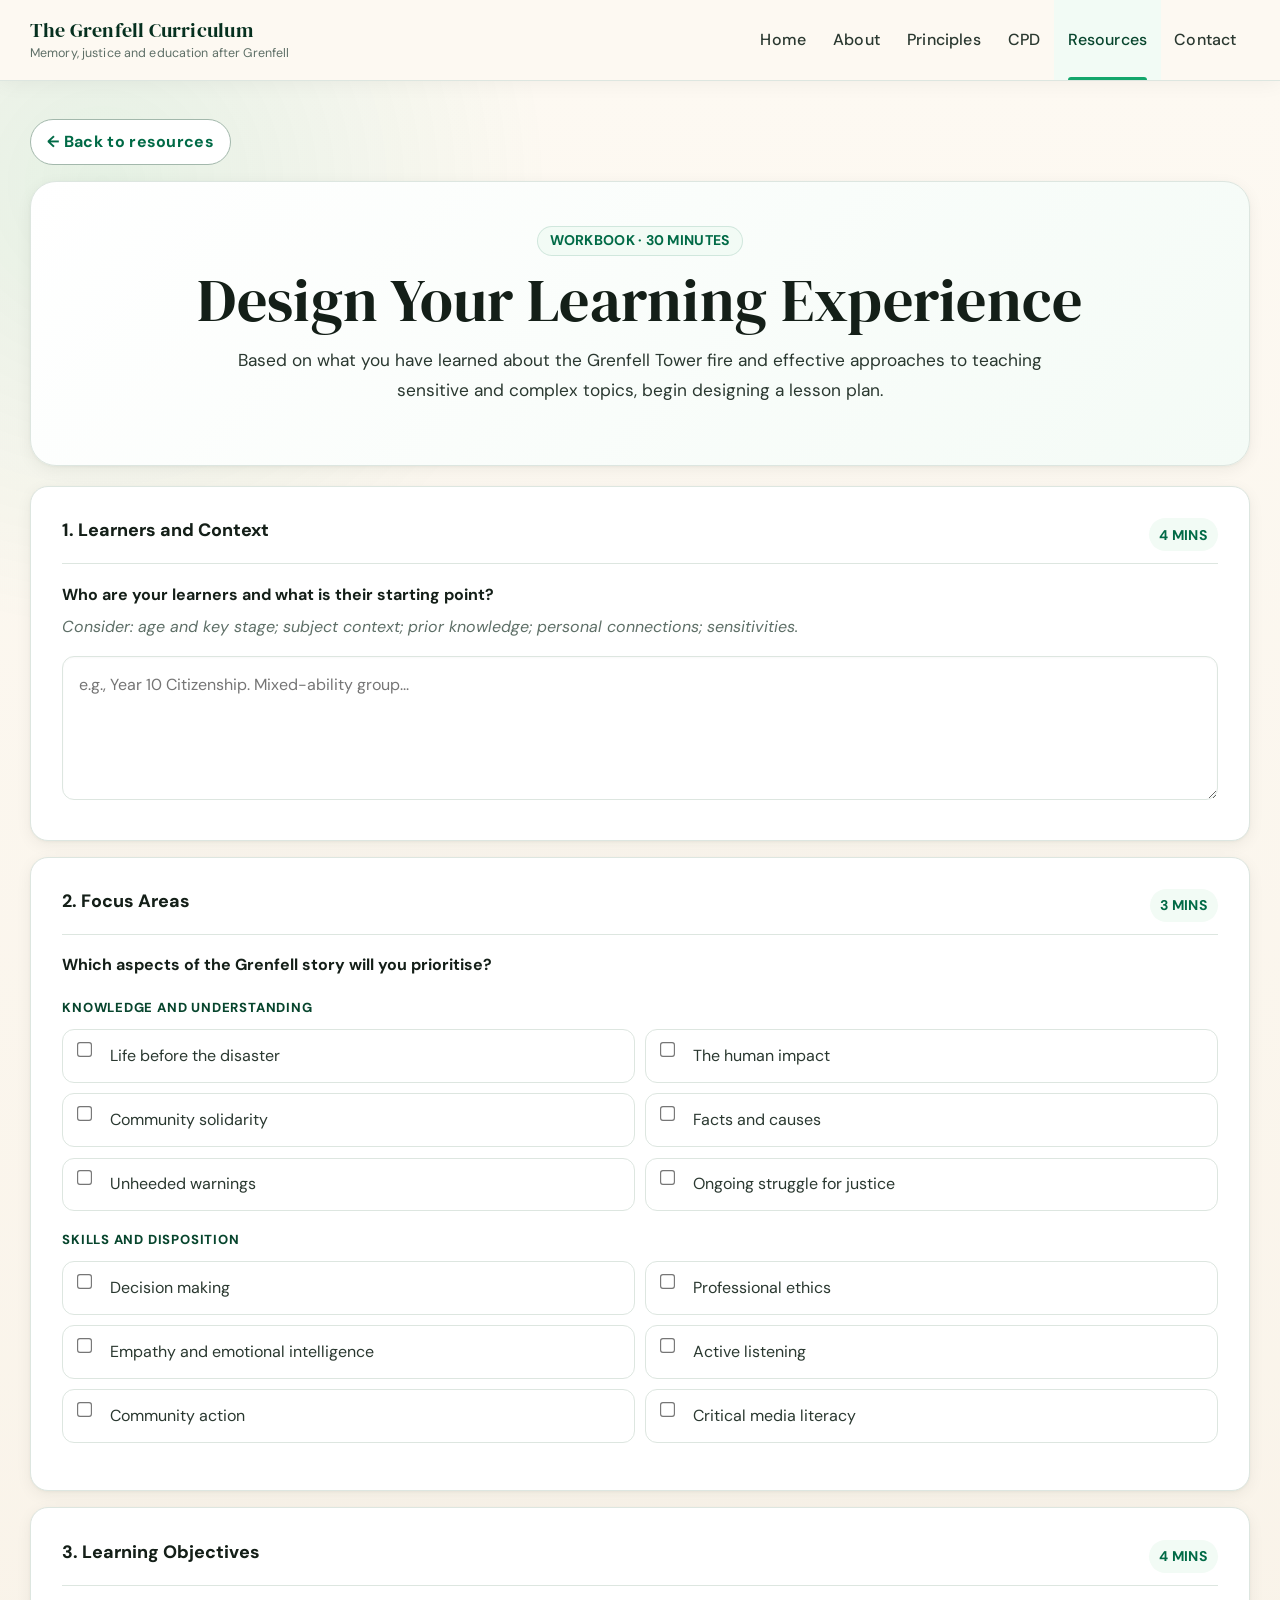
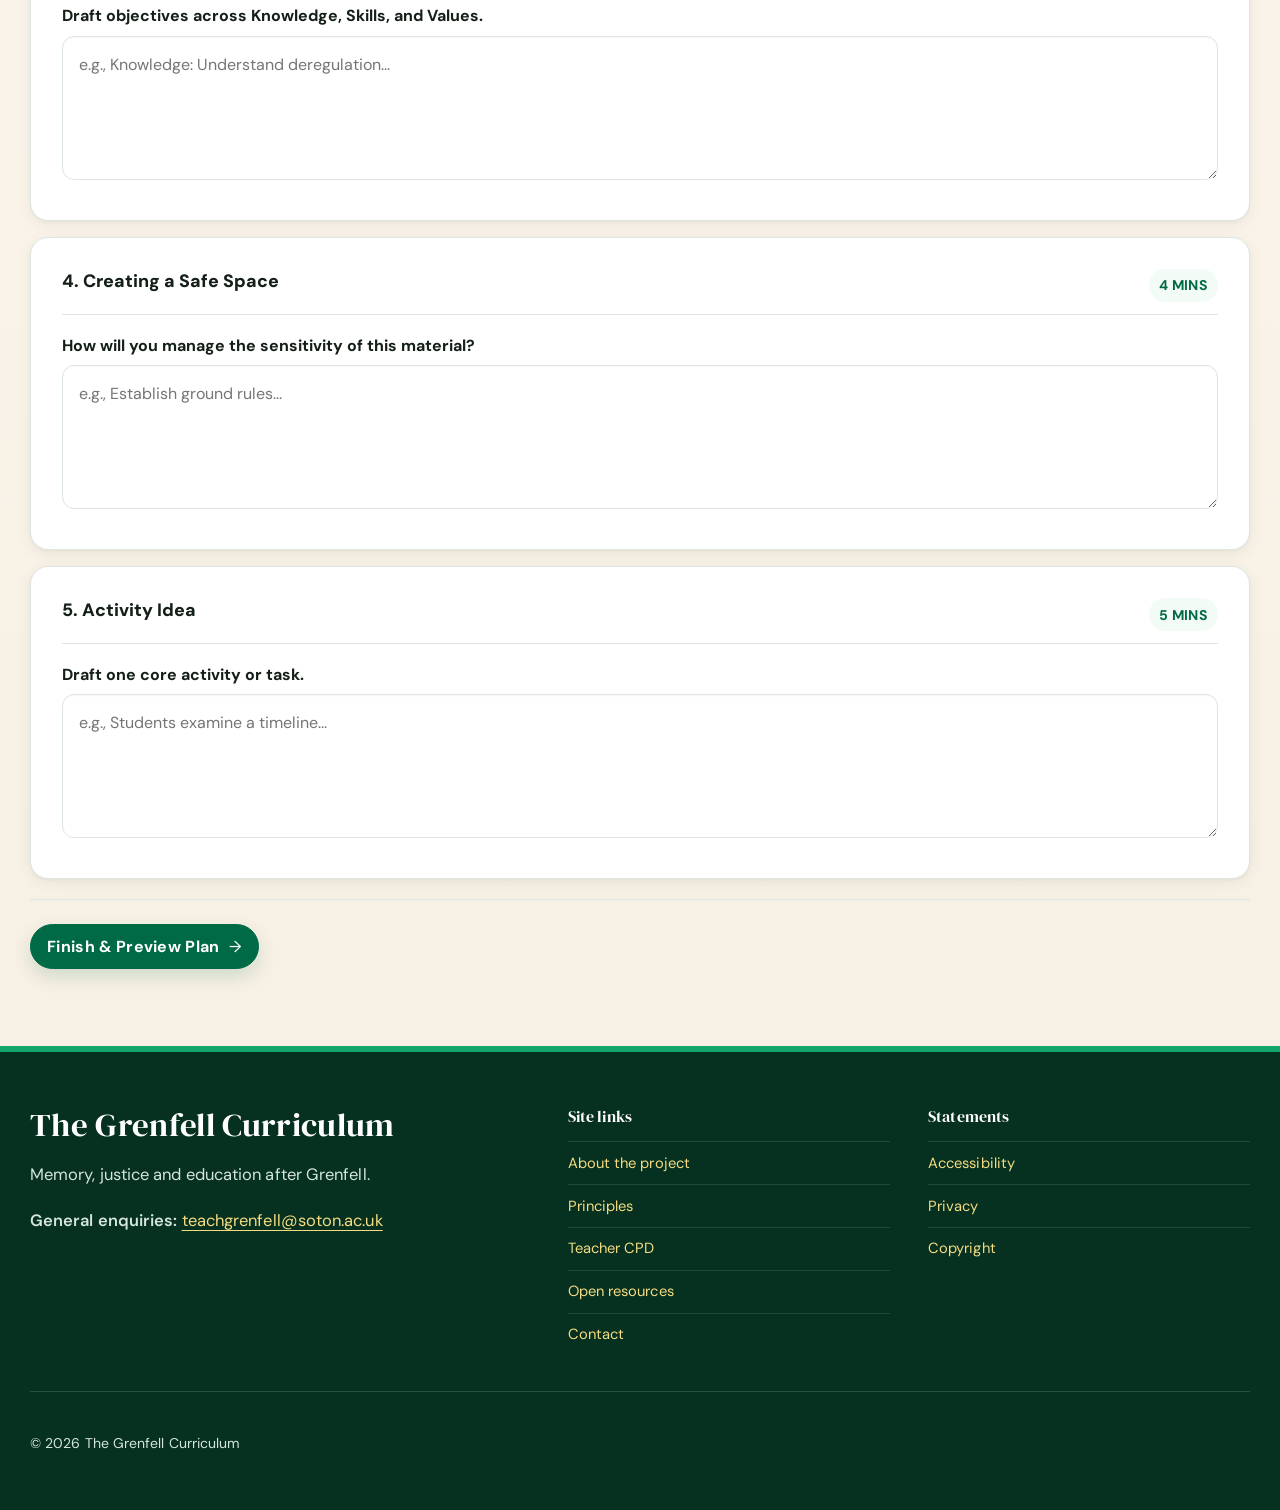
<file: activities/grenfell-lesson-design/index.html>
<!doctype html>
<html lang="en-GB">
<head>
  <meta charset="utf-8">
  <meta name="viewport" content="width=device-width, initial-scale=1">
  <title>Design Your Learning Experience | The Grenfell Curriculum</title>
  <meta name="description" content="A planning workbook supporting teachers to draft a Grenfell learning experience, including learner context, focus areas, objectives, safe space and a core activity.">
  <meta name="theme-color" content="#008a59">
  <link rel="preconnect" href="https://fonts.googleapis.com">
  <link rel="preconnect" href="https://fonts.gstatic.com" crossorigin>
  <link rel="stylesheet" href="../../assets/css/styles.css">
  <style>
.activity-page {
            --bg: #FAF8F5;
            --bg-card: #FFFFFF;
            --text-primary: #1A1A1A;
            --text-secondary: #4A4A4A;
            --text-muted: #7A7A7A;
            --border: #E0DCD6;
            --border-light: #EDEBE7;
            --accent-before: #8B6914;
            --accent-after: #2B5A83;
            --green: #2D6A4F;
            --shadow-sm: 0 1px 3px rgba(0,0,0,0.06);
            --shadow-md: 0 4px 12px rgba(0,0,0,0.08);
            --radius: 6px;
        }
.activity-page * { box-sizing: border-box; margin: 0; padding: 0; }
.activity-page {
            font-family: var(--font-sans);
            max-width: 1100px;
            margin: 0 auto;
            padding: 2rem 1.5rem 4rem;
            line-height: 1.6;
            color: var(--text-primary);
            background-color: var(--bg);
            -webkit-font-smoothing: antialiased;
            overscroll-behavior-y: contain;
        }
.activity-page .container {
            max-width: 900px;
            margin: 0 auto;
        }
/* ─── HEADER ─── */
.activity-page header {
            text-align: center;
            padding: 2.5rem 1rem 2rem;
            margin-bottom: 2rem;
            border-bottom: 1px solid var(--border);
        }
.activity-page header .activity-label {
            font-size: 0.7rem;
            font-weight: 700;
            letter-spacing: 0.15em;
            text-transform: uppercase;
            color: var(--text-muted);
            margin-bottom: 0.75rem;
        }
.activity-page h1 {
            font-family: var(--font-sans);
            font-size: clamp(1.5rem, 4vw, 2rem);
            font-weight: 700;
            line-height: 1.25;
            color: var(--text-primary);
            margin-bottom: 0.5rem;
        }
.activity-page .subtitle {
            font-size: 0.9rem;
            color: var(--text-secondary);
            max-width: 540px;
            margin: 0 auto;
            line-height: 1.55;
        }
.activity-page .meta-bar {
            display: flex;
            justify-content: center;
            gap: 1.5rem;
            margin-top: 1.25rem;
            flex-wrap: wrap;
        }
.activity-page .meta-bar span {
            font-size: 0.72rem;
            font-weight: 600;
            color: var(--text-muted);
            display: flex;
            align-items: center;
            gap: 0.35rem;
        }
.activity-page .meta-bar span::before {
            content: "";
            display: inline-block;
            width: 6px; height: 6px;
            border-radius: 50%;
            background: var(--border);
        }
/* ─── FORM & SECTIONS ─── */
.activity-page .section-card {
            background: var(--bg-card);
            border: 1px solid var(--border);
            border-radius: var(--radius);
            box-shadow: var(--shadow-sm);
            padding: 1.75rem;
            margin-bottom: 1.5rem;
            transition: box-shadow 0.25s ease, transform 0.25s ease;
        }
.activity-page .section-card:hover {
            box-shadow: var(--shadow-md);
            transform: translateY(-1px);
        }
.activity-page .section-header {
            display: flex;
            justify-content: space-between;
            align-items: center;
            margin-bottom: 1rem;
            padding-bottom: 0.6rem;
            border-bottom: 1px solid var(--border);
        }
.activity-page .section-title {
            font-family: var(--font-sans);
            font-size: 1.05rem;
            font-weight: 700;
            color: var(--text-primary);
        }
.activity-page .section-time {
            font-size: 0.68rem;
            font-weight: 700;
            letter-spacing: 0.08em;
            text-transform: uppercase;
            color: var(--text-muted);
        }
/* ─── PROMPT BOX ─── */
.activity-page .prompt-box {
            background: var(--bg);
            border-left: 3px solid var(--accent-after);
            border-radius: 0 var(--radius) var(--radius) 0;
            padding: 1rem 1.15rem;
            margin-bottom: 1rem;
        }
.activity-page .prompt-text {
            font-size: 0.88rem;
            font-weight: 600;
            color: var(--text-primary);
            margin-bottom: 0.35rem;
        }
.activity-page .guidance-note {
            font-size: 0.8rem;
            color: var(--text-muted);
            font-style: italic;
            margin-bottom: 0.75rem;
        }
/* ─── CHECKLIST ─── */
.activity-page .checklist-group-title {
            font-family: var(--font-sans);
            font-weight: 700;
            font-size: 0.72rem;
            letter-spacing: 0.1em;
            text-transform: uppercase;
            color: var(--accent-after);
            margin-bottom: 0.5rem;
            margin-top: 1.25rem;
        }
.activity-page .checklist-group-title:first-of-type { margin-top: 0.5rem; }
.activity-page .checklist-container {
            display: grid;
            grid-template-columns: 1fr 1fr;
            gap: 0.4rem 0.75rem;
            margin-bottom: 1rem;
        }
.activity-page .checkbox-label {
            display: flex;
            align-items: center;
            font-size: 0.82rem;
            color: var(--text-secondary);
            cursor: pointer;
            padding: 0.4rem 0.5rem;
            border-radius: 4px;
            transition: background 0.15s;
        }
.activity-page .checkbox-label:hover { background-color: var(--border-light); }
.activity-page .checkbox-label input { margin-right: 0.55rem; accent-color: var(--accent-after); transform: scale(1.15); }
/* ─── TEXTAREA ─── */
.activity-page textarea {
            width: 100%;
            padding: 0.75rem 0.9rem;
            border: 1px solid var(--border);
            border-radius: var(--radius);
            font-family: var(--font-sans);
            font-size: 0.84rem;
            line-height: 1.55;
            color: var(--text-primary);
            min-height: 95px;
            resize: vertical;
            background: var(--bg-card);
        }
.activity-page textarea:focus {
            outline: none;
            border-color: var(--accent-after);
            box-shadow: 0 0 0 3px rgba(43,90,131,0.08);
        }
/* ─── ACTIONS ─── */
.activity-page .actions {
            margin-top: 2rem;
            padding-top: 1.5rem;
            border-top: 1px solid var(--border);
            display: flex;
            justify-content: center;
            gap: 0.8rem;
            flex-wrap: wrap;
        }
.activity-page .btn {
            border: none;
            padding: 0.7rem 1.6rem;
            font-family: var(--font-sans);
            font-size: 0.85rem;
            font-weight: 700;
            letter-spacing: 0.02em;
            border-radius: 100px;
            cursor: pointer;
            transition: all 0.2s;
            display: inline-flex;
            align-items: center;
            gap: 0.4rem;
        }
.activity-page .btn-primary { background-color: var(--accent-after); color: white; }
.activity-page .btn-primary:hover { background-color: #1F4A6E; transform: translateY(-1px); }
.activity-page .btn-secondary { background-color: var(--bg-card); color: var(--text-secondary); border: 1px solid var(--border); }
.activity-page .btn-secondary:hover { background-color: var(--border-light); color: var(--text-primary); }
/* ─── PREVIEW / OUTPUT AREA ─── */
.activity-page #output-view {
            display: none; /* Hidden by default */
            animation: fadeIn 0.4s ease;
        }
.activity-page .output-document {
            background: white;
            padding: 2.75rem;
            border: 1px solid var(--border);
            box-shadow: var(--shadow-sm);
            border-radius: var(--radius);
            margin-bottom: 2rem;
        }
.activity-page .out-section { margin-bottom: 2rem; }
.activity-page .out-heading {
            font-family: var(--font-sans);
            font-size: 1.1rem;
            font-weight: 700;
            color: var(--accent-after);
            border-bottom: 2px solid var(--border-light);
            padding-bottom: 0.4rem;
            margin-bottom: 0.8rem;
        }
.activity-page .out-subheading {
            font-weight: 700;
            font-size: 0.85rem;
            text-transform: uppercase;
            letter-spacing: 0.05em;
            color: var(--text-muted);
            margin-top: 1rem;
            margin-bottom: 0.25rem;
        }
.activity-page .out-body {
            font-size: 0.95rem;
            color: var(--text-primary);
            white-space: pre-wrap; /* Preserves line breaks */
        }
.activity-page .empty-field { color: var(--text-muted); font-style: italic; }
@keyframes fadeIn { from { opacity: 0; transform: translateY(10px); } to { opacity: 1; transform: translateY(0); } }
/* ─── STATUS MESSAGE ─── */
.activity-page #status-msg {
            margin-top: 1rem;
            font-size: 0.85rem;
            color: var(--green);
            font-weight: 600;
            text-align: center;
            opacity: 0;
            transition: opacity 0.3s;
        }
/* ─── OUTPUT VIEW HEADING ─── */
.activity-page #output-view h2 {
            font-family: var(--font-sans);
            font-size: 1.35rem;
            font-weight: 700;
            letter-spacing: -0.01em;
            margin-bottom: 0.35rem;
            color: var(--text-primary);
        }
/* ─── FOOTER ─── */
.activity-page footer {
            margin-top: 2.5rem;
            padding-top: 1.25rem;
            border-top: 1px solid var(--border);
            text-align: center;
            color: var(--text-muted);
            font-size: 0.75rem;
            line-height: 1.45;
        }
/* ─── PRINT STYLES ─── */
@media print {.activity-page { background: white; padding: 0; }
.activity-page .container { max-width: 100%; width: 100%; }
/* Hide the form input view */
.activity-page #form-view { display: none !important; }
/* Force the output view to be visible, even if user didn't click generate */
.activity-page #output-view { display: block !important; }
/* Hide buttons and footer */
.activity-page .actions, .activity-page footer, .activity-page header { display: none !important; }
.activity-page .output-document {
                box-shadow: none;
                border: none;
                padding: 0;
                margin: 0;
            }}
@media (max-width: 600px) {.activity-page { padding: 1.25rem 1rem 3rem; }
.activity-page header { padding: 1.5rem 0.5rem 1.25rem; }
.activity-page .checklist-container { grid-template-columns: 1fr; }
.activity-page .output-document { padding: 1.5rem; }}

.activity-page {
  --bg: var(--warm);
  --bg-card: var(--white);
  --text-primary: var(--ink);
  --text-secondary: var(--charcoal);
  --text-muted: var(--muted);
  --border: var(--line);
  --border-light: var(--green-100);
  --green: var(--green-800);
  --green-bg: var(--green-50);
  --accent-before: #8b6914;
  --accent-before-bg: #fff7df;
  --accent-during: #9b2c2c;
  --accent-during-bg: #fff3f1;
  --accent-after: var(--green-800);
  --accent-after-bg: var(--green-100);
  --radius: var(--radius-sm);
  --shadow-sm: var(--shadow-card);
  --shadow-md: var(--shadow-soft);
  --shadow-lg: var(--shadow-soft);
}

.activity-page .activity-back {
  width: min(100% - 2.5rem, 900px);
  margin: 0 auto 1.25rem;
}

.activity-page > .container,
.activity-page > .page-container {
  border-radius: var(--radius-lg);
  border: 1px solid var(--line);
  box-shadow: var(--shadow-soft);
  background: var(--white);
}

.activity-page header h1,
.activity-page h1,
.activity-page h2,
.activity-page h3,
.activity-page .section-title,
.activity-page .card-title,
.activity-page .q-text,
.activity-page .out-heading {
  font-family: var(--font-sans);
  letter-spacing: 0;
}

.activity-page header .activity-label,
.activity-page .activity-label {
  color: var(--green-800);
}

.activity-page textarea,
.activity-page input[type="text"],
.activity-page input[type="search"] {
  border-radius: var(--radius-sm);
}

.activity-page .btn,
.activity-page button.btn,
.activity-page .check-btn {
  border-radius: 999px;
}

.activity-page .btn-primary,
.activity-page .btn:not(.btn-outline):not(.btn-secondary):not(.secondary),
.activity-page .check-btn {
  background: var(--green-800);
  color: var(--white);
}

.activity-page .btn-primary:hover,
.activity-page .btn:not(.btn-outline):not(.btn-secondary):not(.secondary):hover,
.activity-page .check-btn:hover {
  background: var(--green-950);
}

.activity-page .btn-secondary,
.activity-page .btn.secondary,
.activity-page .btn-outline {
  background: var(--green-50);
  border: 1px solid var(--line-strong);
  color: var(--green-900);
}

.activity-page .btn-secondary:hover,
.activity-page .btn.secondary:hover,
.activity-page .btn-outline:hover {
  background: var(--green-100);
  color: var(--green-950);
}

@media (max-width: 600px) {
  .activity-page .activity-back {
    width: min(100% - 2rem, 900px);
  }
}

  </style>
  <link rel="stylesheet" href="../../assets/css/activity-pages.css">
</head>
<body class="page-activity page-activity-grenfell-lesson-design">
<header class="site-header">
  <div class="header-inner">
    <a class="brand" href="../../" aria-label="The Grenfell Curriculum home">
      <span class="brand-title">The Grenfell Curriculum</span>
      <span class="brand-tagline">Memory, justice and education after Grenfell</span>
    </a>
    <button class="nav-toggle" type="button" aria-controls="site-navigation" aria-expanded="false" data-nav-toggle>
      <span>Menu</span><span aria-hidden="true"></span>
    </button>
    <nav class="site-nav" id="site-navigation" aria-label="Primary navigation" data-site-nav>
      <ul><li><a href="../../">Home</a></li><li><a href="../../about/">About</a></li><li><a href="../../principles/">Principles</a></li><li><a href="../../cpd/">CPD</a></li><li><a href="../../resources/" aria-current="page">Resources</a></li><li><a href="../../contact/">Contact</a></li></ul>
    </nav>
  </div>
</header>
  <main id="main" class="activity-page activity-grenfell-lesson-design">
    <div class="activity-back"><a class="btn secondary" href="../../resources/#repository">← Back to resources</a></div>
<div class="container">
<header>
<div class="activity-label">Workbook · 30 minutes</div>
<h1>Design Your Learning Experience</h1>
<p class="subtitle">Based on what you have learned about the Grenfell Tower fire and effective approaches to teaching sensitive and complex topics, begin designing a lesson plan.</p>
<div class="meta-bar">
</div>
</header>
<div id="form-view">
<div class="section-card">
<div class="section-header">
<div class="section-title">1. Learners and Context</div>
<span class="section-time">4 mins</span>
</div>
<div class="prompt-box">
<div class="prompt-text">Who are your learners and what is their starting point?</div>
<div class="guidance-note">Consider: age and key stage; subject context; prior knowledge; personal connections; sensitivities.</div>
<textarea id="input-context" placeholder="e.g., Year 10 Citizenship. Mixed-ability group..."></textarea>
</div>
</div>
<div class="section-card">
<div class="section-header">
<div class="section-title">2. Focus Areas</div>
<span class="section-time">3 mins</span>
</div>
<div class="prompt-box">
<div class="prompt-text">Which aspects of the Grenfell story will you prioritise?</div>
</div>
<div class="checklist-group-title">Knowledge and Understanding</div>
<div class="checklist-container">
<label class="checkbox-label"><input name="knowledge" type="checkbox" value="Life before the disaster"/> Life before the disaster</label>
<label class="checkbox-label"><input name="knowledge" type="checkbox" value="The human impact"/> The human impact</label>
<label class="checkbox-label"><input name="knowledge" type="checkbox" value="Community solidarity"/> Community solidarity</label>
<label class="checkbox-label"><input name="knowledge" type="checkbox" value="Facts and causes"/> Facts and causes</label>
<label class="checkbox-label"><input name="knowledge" type="checkbox" value="Unheeded warnings"/> Unheeded warnings</label>
<label class="checkbox-label"><input name="knowledge" type="checkbox" value="Ongoing struggle for justice"/> Ongoing struggle for justice</label>
</div>
<div class="checklist-group-title">Skills and Disposition</div>
<div class="checklist-container">
<label class="checkbox-label"><input name="skills" type="checkbox" value="Decision making"/> Decision making</label>
<label class="checkbox-label"><input name="skills" type="checkbox" value="Professional ethics"/> Professional ethics</label>
<label class="checkbox-label"><input name="skills" type="checkbox" value="Empathy and emotional intelligence"/> Empathy and emotional intelligence</label>
<label class="checkbox-label"><input name="skills" type="checkbox" value="Active listening"/> Active listening</label>
<label class="checkbox-label"><input name="skills" type="checkbox" value="Community action"/> Community action</label>
<label class="checkbox-label"><input name="skills" type="checkbox" value="Critical media literacy"/> Critical media literacy</label>
</div>
</div>
<div class="section-card">
<div class="section-header">
<div class="section-title">3. Learning Objectives</div>
<span class="section-time">4 mins</span>
</div>
<div class="prompt-box">
<div class="prompt-text">Draft objectives across Knowledge, Skills, and Values.</div>
<textarea id="input-objectives" placeholder="e.g., Knowledge: Understand deregulation..."></textarea>
</div>
</div>
<div class="section-card">
<div class="section-header">
<div class="section-title">4. Creating a Safe Space</div>
<span class="section-time">4 mins</span>
</div>
<div class="prompt-box">
<div class="prompt-text">How will you manage the sensitivity of this material?</div>
<textarea id="input-safety" placeholder="e.g., Establish ground rules..."></textarea>
</div>
</div>
<div class="section-card">
<div class="section-header">
<div class="section-title">5. Activity Idea</div>
<span class="section-time">5 mins</span>
</div>
<div class="prompt-box">
<div class="prompt-text">Draft one core activity or task.</div>
<textarea id="input-activity" placeholder="e.g., Students examine a timeline..."></textarea>
</div>
</div>
<div class="actions">
<button class="btn btn-primary" onclick="generatePlan()">Finish &amp; Preview Plan</button>
</div>
</div>
<div id="output-view">
<div style="text-align: center; margin-bottom: 1.5rem;">
<h2>Your Lesson Plan</h2>
<p style="color: var(--text-muted); font-size: 0.9rem;">Review your plan below. You can now print, save as PDF, or copy the text.</p>
</div>
<div class="output-document" id="printable-content">
</div>
<div class="actions">
<button class="btn btn-secondary" onclick="editPlan()">← Back to Edit</button>
<button class="btn btn-secondary" onclick="copyPlan()">Copy Text</button>
<button class="btn btn-primary" onclick="window.print()">Print / Save PDF</button>
</div>
<div id="status-msg"></div>
</div>

</div>
  </main>
<footer class="site-footer">
  <div class="container">
    <div class="footer-grid">
      <div>
        <h2>The Grenfell Curriculum</h2>
        <p>Memory, justice and education after Grenfell.</p>
        <p><strong>General enquiries:</strong> <a href="mailto:teachgrenfell@soton.ac.uk">teachgrenfell@soton.ac.uk</a></p>
      </div>
      <div>
        <h3>Site links</h3>
        <ul class="footer-links">
          <li><a href="../../about/">About the project</a></li>
          <li><a href="../../principles/">Principles</a></li>
          <li><a href="../../cpd/">Teacher CPD</a></li>
          <li><a href="../../resources/">Open resources</a></li>
          <li><a href="../../contact/">Contact</a></li>
        </ul>
      </div>
      <div>
        <h3>Statements</h3>
        <ul class="footer-links">
          <li><a href="../../contact/#accessibility">Accessibility</a></li>
          <li><a href="../../contact/#privacy">Privacy</a></li>
          <li><a href="../../contact/#copyright">Copyright</a></li>
        </ul>
      </div>
    </div>
    <div class="footer-bottom">
      <p>© 2026 The Grenfell Curriculum</p>
    </div>
  </div>
</footer>
<script>
    // Helper to get checked boxes
    function getCheckedValues(name) {
        const checkboxes = document.querySelectorAll(`input[name="${name}"]:checked`);
        let values = [];
        checkboxes.forEach((checkbox) => {
            values.push(checkbox.value);
        });
        return values.length > 0 ? values.join(", ") : "<span class='empty-field'>None selected</span>";
    }

    // Helper to format text areas (handle empty states)
    function formatText(id) {
        const val = document.getElementById(id).value.trim();
        return val ? val : "<span class='empty-field'>No notes entered.</span>";
    }

    function generatePlan() {
        // 1. Gather Data
        const context = formatText('input-context');
        const objectives = formatText('input-objectives');
        const safety = formatText('input-safety');
        const activity = formatText('input-activity');
        
        const knowledgeFocus = getCheckedValues('knowledge');
        const skillsFocus = getCheckedValues('skills');

        // 2. Build HTML Structure
        let html = `
            <div class="out-section">
                <div class="out-heading">1. Learners & Context</div>
                <div class="out-body">${context}</div>
            </div>

            <div class="out-section">
                <div class="out-heading">2. Focus Areas</div>
                <div class="out-subheading">Knowledge & Understanding</div>
                <div class="out-body">${knowledgeFocus}</div>
                <div class="out-subheading">Skills & Disposition</div>
                <div class="out-body">${skillsFocus}</div>
            </div>

            <div class="out-section">
                <div class="out-heading">3. Learning Objectives</div>
                <div class="out-body">${objectives}</div>
            </div>

            <div class="out-section">
                <div class="out-heading">4. Safe Space & Safeguarding</div>
                <div class="out-body">${safety}</div>
            </div>

            <div class="out-section">
                <div class="out-heading">5. Activity Idea</div>
                <div class="out-body">${activity}</div>
            </div>
            
            <div style="margin-top: 3rem; border-top: 1px solid #eee; pt: 1rem; font-size: 0.7rem; color: #999;">
                Generated via Grenfell CPD Workbook
            </div>
        `;

        // 3. Inject and Switch Views
        document.getElementById('printable-content').innerHTML = html;
        document.getElementById('form-view').style.display = 'none';
        document.getElementById('output-view').style.display = 'block';
        window.scrollTo(0, 0);
    }

    function editPlan() {
        document.getElementById('output-view').style.display = 'none';
        document.getElementById('form-view').style.display = 'block';
        window.scrollTo(0, 0);
    }

    function copyPlan() {
        const node = document.getElementById('printable-content');
        const status = document.getElementById('status-msg');
        
        // 1. Create a selection range for the content
        const range = document.createRange();
        range.selectNode(node);
        window.getSelection().removeAllRanges();
        window.getSelection().addRange(range);

        // 2. Try using the modern API first
        if (navigator.clipboard && navigator.clipboard.writeText) {
             navigator.clipboard.writeText(node.innerText).then(() => {
                status.innerText = "Copied to clipboard!";
                status.style.opacity = 1;
                setTimeout(() => { status.style.opacity = 0; window.getSelection().removeAllRanges(); }, 3000);
            }).catch(err => {
                // If API fails (common in iframes), leave the text selected and ask user to Ctrl+C
                status.innerText = "Press Ctrl+C to copy selected text.";
                status.style.opacity = 1;
            });
        } else {
            // Fallback for older browsers or restricted iframes
            try {
                document.execCommand('copy');
                status.innerText = "Copied to clipboard!";
                status.style.opacity = 1;
                setTimeout(() => { status.style.opacity = 0; window.getSelection().removeAllRanges(); }, 3000);
            } catch (err) {
                 status.innerText = "Press Ctrl+C to copy selected text.";
                 status.style.opacity = 1;
            }
        }
    }
</script>
  <script src="../../assets/js/main.js" defer></script>
</body>
</html>
</file>
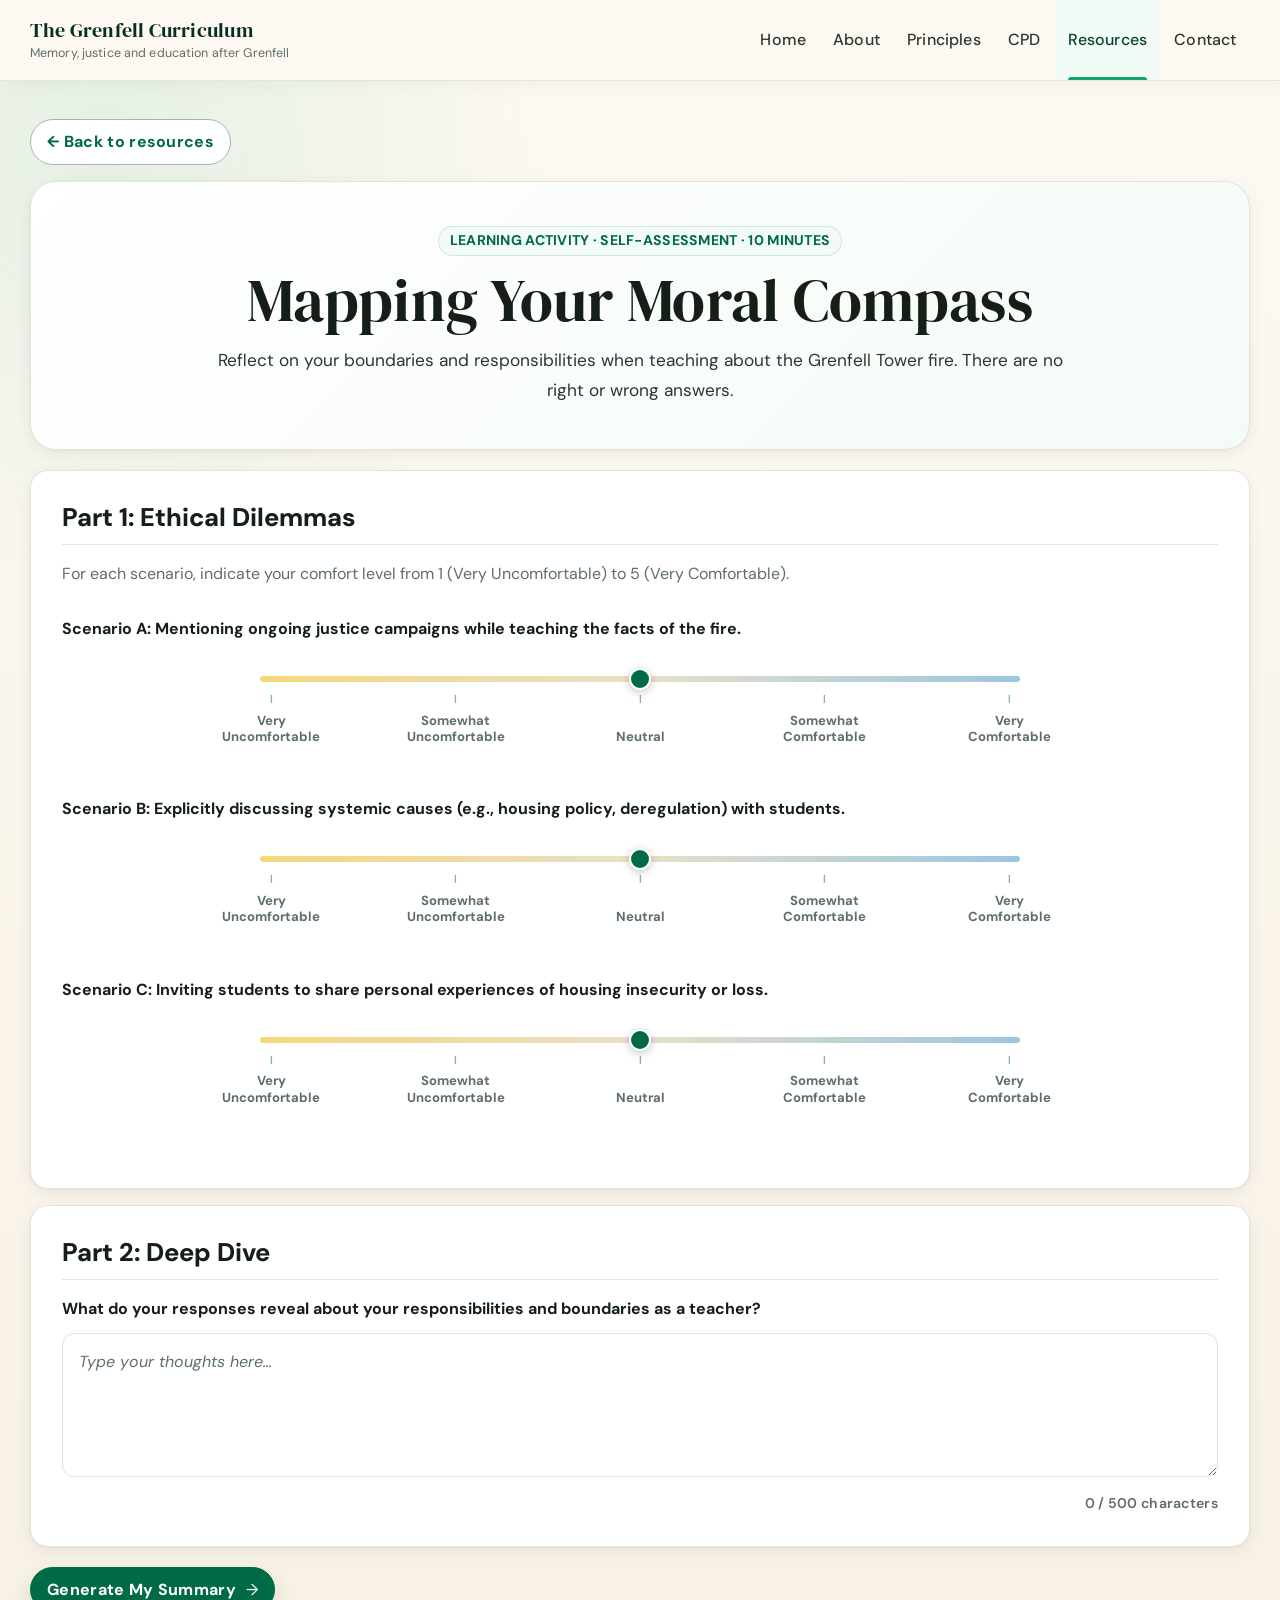
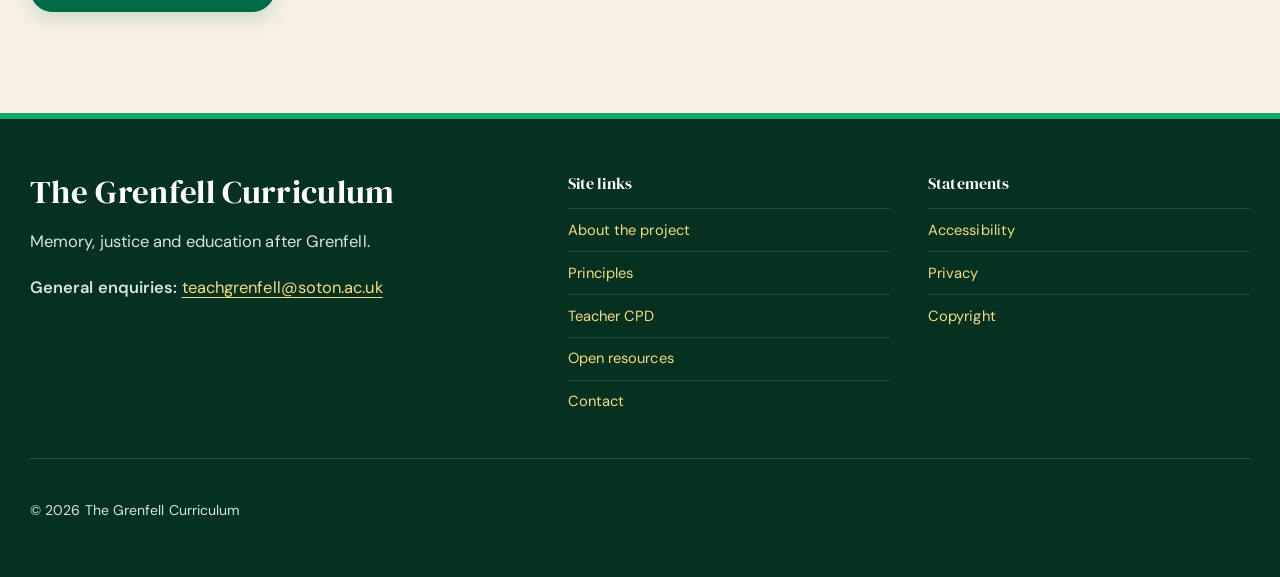
<file: activities/grenfell-moral-compass/index.html>
<!doctype html>
<html lang="en-GB">
<head>
  <meta charset="utf-8">
  <meta name="viewport" content="width=device-width, initial-scale=1">
  <title>Mapping Your Moral Compass | The Grenfell Curriculum</title>
  <meta name="description" content="A reflective self-assessment activity helping teachers consider their comfort, boundaries and responsibilities when teaching about Grenfell and justice.">
  <meta name="theme-color" content="#008a59">
  <link rel="preconnect" href="https://fonts.googleapis.com">
  <link rel="preconnect" href="https://fonts.gstatic.com" crossorigin>
  <link rel="stylesheet" href="../../assets/css/styles.css">
  <style>
.activity-page {
            --bg: #FAF8F5;
            --bg-card: #FFFFFF;
            --text-primary: #1A1A1A;
            --text-secondary: #4A4A4A;
            --text-muted: #7A7A7A;
            --border: #E0DCD6;
            --border-light: #EDEBE7;
            --accent-before: #8B6914;
            --accent-before-bg: #FDF6E3;
            --accent-during: #9B2C2C;
            --accent-during-bg: #FFF5F5;
            --accent-after: #2B5A83;
            --accent-after-bg: #EFF6FF;
            --green: #2D6A4F;
            --green-bg: #F0FFF4;
            --shadow-sm: 0 1px 3px rgba(0,0,0,0.06);
            --shadow-md: 0 4px 12px rgba(0,0,0,0.08);
            --radius: 6px;
            --thumb-w: 22px;
        }
.activity-page * { box-sizing: border-box; margin: 0; padding: 0; }
.activity-page {
            font-family: var(--font-sans);
            background-color: var(--bg);
            color: var(--text-primary);
            line-height: 1.6;
            padding: 2rem 1.5rem 4rem;
            -webkit-font-smoothing: antialiased;
        }
.activity-page .container {
            max-width: 820px;
            margin: 0 auto;
        }
/* ─── HEADER ─── */
.activity-page header {
            text-align: center;
            padding: 2.5rem 1rem 2rem;
            margin-bottom: 2rem;
            border-bottom: 1px solid var(--border);
        }
.activity-page header .activity-label {
            font-size: 0.7rem;
            font-weight: 700;
            letter-spacing: 0.15em;
            text-transform: uppercase;
            color: var(--text-muted);
            margin-bottom: 0.6rem;
        }
.activity-page h1 {
            font-family: var(--font-sans);
            font-size: clamp(1.5rem, 4vw, 2rem);
            font-weight: 700;
            line-height: 1.25;
            color: var(--text-primary);
            margin-bottom: 0.5rem;
        }
.activity-page .intro-text {
            color: var(--text-secondary);
            max-width: 540px;
            margin: 0 auto;
            font-size: 0.9rem;
            line-height: 1.55;
        }
/* ─── CARDS ─── */
.activity-page .card {
            background: var(--bg-card);
            border-radius: var(--radius);
            border: 1px solid var(--border);
            box-shadow: var(--shadow-sm);
            padding: 1.75rem;
            margin-bottom: 1.5rem;
        }
.activity-page h2 {
            font-family: var(--font-sans);
            font-size: 1.1rem;
            font-weight: 700;
            color: var(--text-primary);
            margin-top: 0;
            margin-bottom: 0.85rem;
            border-bottom: 1px solid var(--border);
            padding-bottom: 0.6rem;
        }
/* ─── SLIDERS ─── */
.activity-page .scenario-item {
            margin-bottom: 2.75rem;
            position: relative;
        }
.activity-page .scenario-item:last-of-type {
            margin-bottom: 0.5rem;
        }
.activity-page .scenario-desc {
            font-weight: 600;
            font-size: 0.88rem;
            color: var(--text-primary);
            margin-bottom: 1rem;
            display: block;
            line-height: 1.5;
        }
.activity-page .slider-container {
            position: relative;
            width: 90%;
            margin: 0 auto;
            height: 40px;
        }
.activity-page input[type=range] {
            -webkit-appearance: none;
            width: 100%;
            background: transparent;
            margin: 0;
            display: block;
            cursor: pointer;
        }
.activity-page input[type=range]:focus { outline: none; }
.activity-page input[type=range]::-webkit-slider-runnable-track {
            width: 100%;
            height: 6px;
            background: var(--border);
            border-radius: 100px;
        }
.activity-page input[type=range]::-webkit-slider-thumb {
            height: var(--thumb-w);
            width: var(--thumb-w);
            border-radius: 50%;
            background: var(--accent-after);
            cursor: pointer;
            -webkit-appearance: none;
            margin-top: -8px;
            border: 2px solid var(--bg-card);
            box-shadow: 0 1px 4px rgba(0,0,0,0.18);
            transition: transform 0.15s, background 0.15s;
        }
.activity-page input[type=range]::-webkit-slider-thumb:hover {
            transform: scale(1.15);
            background: #1F4A6E;
        }
/* Firefox */
.activity-page input[type=range]::-moz-range-track {
            width: 100%;
            height: 6px;
            background: var(--border);
            border-radius: 100px;
            border: none;
        }
.activity-page input[type=range]::-moz-range-thumb {
            height: var(--thumb-w);
            width: var(--thumb-w);
            border-radius: 50%;
            background: var(--accent-after);
            cursor: pointer;
            border: 2px solid var(--bg-card);
            box-shadow: 0 1px 4px rgba(0,0,0,0.18);
        }
.activity-page .range-labels {
            position: relative;
            width: 100%;
            height: 30px;
            margin-top: 10px;
            pointer-events: none;
        }
.activity-page .range-labels span {
            position: absolute;
            top: 0;
            transform: translateX(-50%);
            font-size: 0.68rem;
            font-weight: 600;
            color: var(--text-muted);
            text-align: center;
            width: 80px;
            line-height: 1.25;
        }
.activity-page .range-labels span::before {
            content: "|";
            display: block;
            color: var(--accent-after);
            font-weight: bold;
            margin-bottom: 3px;
            font-size: 0.55rem;
            position: relative;
            top: -5px;
            opacity: 0.45;
        }
.activity-page .pos-1 { left: 12px; }
.activity-page .pos-2 { left: calc(25% + 6px); }
.activity-page .pos-3 { left: 50%; }
.activity-page .pos-4 { left: calc(75% - 6px); }
.activity-page .pos-5 { left: calc(100% - 12px); }
/* ─── TEXTAREA ─── */
.activity-page textarea {
            width: 100%;
            padding: 0.75rem 0.9rem;
            border: 1px solid var(--border);
            border-radius: var(--radius);
            font-family: var(--font-sans);
            font-size: 0.84rem;
            line-height: 1.55;
            color: var(--text-primary);
            resize: vertical;
            min-height: 130px;
            background: var(--bg-card);
            transition: border-color 0.2s;
        }
.activity-page textarea:focus {
            outline: none;
            border-color: var(--accent-after);
            box-shadow: 0 0 0 3px rgba(43,90,131,0.08);
        }
.activity-page textarea::placeholder {
            color: var(--text-muted);
            font-style: italic;
        }
.activity-page .char-count {
            text-align: right;
            font-size: 0.72rem;
            font-weight: 600;
            color: var(--text-muted);
            margin-top: 0.35rem;
        }
.activity-page .reflection-label {
            display: block;
            margin-bottom: 0.6rem;
            font-weight: 600;
            font-size: 0.88rem;
            color: var(--text-primary);
            line-height: 1.5;
        }
.activity-page .section-intro {
            margin-bottom: 1.75rem;
            font-size: 0.84rem;
            color: var(--text-muted);
            line-height: 1.6;
        }
/* ─── BUTTONS ─── */
.activity-page .btn-group {
            display: flex;
            gap: 0.6rem;
            justify-content: center;
            flex-wrap: wrap;
        }
.activity-page .btn {
            background-color: var(--accent-after);
            color: white;
            border: none;
            padding: 0.6rem 1.4rem;
            font-family: var(--font-sans);
            font-size: 0.8rem;
            font-weight: 700;
            letter-spacing: 0.02em;
            border-radius: 100px;
            cursor: pointer;
            transition: background-color 0.2s, opacity 0.2s;
            display: inline-flex;
            align-items: center;
            justify-content: center;
            gap: 0.4rem;
        }
.activity-page .btn:hover { background-color: #1F4A6E; }
.activity-page .btn:disabled { background-color: var(--border); color: var(--text-muted); cursor: not-allowed; }
.activity-page .btn-outline {
            background-color: transparent;
            border: 2px solid var(--accent-after);
            color: var(--accent-after);
        }
.activity-page .btn-outline:hover { background-color: var(--accent-after-bg); }
.activity-page .generate-wrap {
            text-align: center;
            margin-bottom: 1.5rem;
        }
/* ─── SUMMARY ─── */
.activity-page #summary-section {
            display: none;
            animation: fadeInUp 0.4s ease;
        }
.activity-page .summary-content {
            white-space: pre-wrap;
            margin-bottom: 1.25rem;
            color: var(--text-secondary);
            font-size: 0.84rem;
            line-height: 1.65;
            background: var(--bg);
            border: 1px solid var(--border-light);
            border-radius: var(--radius);
            padding: 1rem 1.15rem;
        }
.activity-page .error-msg {
            color: var(--accent-during);
            font-size: 0.8rem;
            font-weight: 600;
            margin-top: 0.6rem;
            display: none;
            text-align: center;
        }
.activity-page .status-msg {
            margin-top: 0.85rem;
            font-size: 0.8rem;
            font-weight: 700;
            text-align: center;
            display: none;
        }
.activity-page .success { color: var(--green); }
.activity-page .failure { color: var(--accent-during); }
.activity-page .summary-footer {
            margin-top: 1.25rem;
            border-top: 1px solid var(--border-light);
            padding-top: 1.25rem;
        }
.activity-page .summary-footer .note {
            font-size: 0.75rem;
            color: var(--text-muted);
            margin-top: 0.6rem;
            text-align: center;
            line-height: 1.5;
        }
@keyframes fadeInUp {
            from { opacity: 0; transform: translateY(10px); }
            to { opacity: 1; transform: translateY(0); }
        }
/* ─── FOOTER ─── */
.activity-page footer {
            text-align: center;
            font-size: 0.72rem;
            color: var(--text-muted);
            margin-top: 2.5rem;
            padding-top: 1.5rem;
            border-top: 1px solid var(--border);
        }
/* ─── RESPONSIVE ─── */
@media (max-width: 600px) {.activity-page { padding: 1.25rem 1rem 3rem; }
.activity-page header { padding: 1.5rem 0.5rem 1.25rem; }
.activity-page .card { padding: 1.25rem; }
.activity-page .range-labels span { font-size: 0.6rem; width: 56px; }}

.activity-page {
  --bg: var(--warm);
  --bg-card: var(--white);
  --text-primary: var(--ink);
  --text-secondary: var(--charcoal);
  --text-muted: var(--muted);
  --border: var(--line);
  --border-light: var(--green-100);
  --green: var(--green-800);
  --green-bg: var(--green-50);
  --accent-before: #8b6914;
  --accent-before-bg: #fff7df;
  --accent-during: #9b2c2c;
  --accent-during-bg: #fff3f1;
  --accent-after: var(--green-800);
  --accent-after-bg: var(--green-100);
  --radius: var(--radius-sm);
  --shadow-sm: var(--shadow-card);
  --shadow-md: var(--shadow-soft);
  --shadow-lg: var(--shadow-soft);
}

.activity-page .activity-back {
  width: min(100% - 2.5rem, 900px);
  margin: 0 auto 1.25rem;
}

.activity-page > .container,
.activity-page > .page-container {
  border-radius: var(--radius-lg);
  border: 1px solid var(--line);
  box-shadow: var(--shadow-soft);
  background: var(--white);
}

.activity-page header h1,
.activity-page h1,
.activity-page h2,
.activity-page h3,
.activity-page .section-title,
.activity-page .card-title,
.activity-page .q-text,
.activity-page .out-heading {
  font-family: var(--font-sans);
  letter-spacing: 0;
}

.activity-page header .activity-label,
.activity-page .activity-label {
  color: var(--green-800);
}

.activity-page textarea,
.activity-page input[type="text"],
.activity-page input[type="search"] {
  border-radius: var(--radius-sm);
}

.activity-page .btn,
.activity-page button.btn,
.activity-page .check-btn {
  border-radius: 999px;
}

.activity-page .btn-primary,
.activity-page .btn:not(.btn-outline):not(.btn-secondary):not(.secondary),
.activity-page .check-btn {
  background: var(--green-800);
  color: var(--white);
}

.activity-page .btn-primary:hover,
.activity-page .btn:not(.btn-outline):not(.btn-secondary):not(.secondary):hover,
.activity-page .check-btn:hover {
  background: var(--green-950);
}

.activity-page .btn-secondary,
.activity-page .btn.secondary,
.activity-page .btn-outline {
  background: var(--green-50);
  border: 1px solid var(--line-strong);
  color: var(--green-900);
}

.activity-page .btn-secondary:hover,
.activity-page .btn.secondary:hover,
.activity-page .btn-outline:hover {
  background: var(--green-100);
  color: var(--green-950);
}

@media (max-width: 600px) {
  .activity-page .activity-back {
    width: min(100% - 2rem, 900px);
  }
}

  </style>
  <link rel="stylesheet" href="../../assets/css/activity-pages.css">
</head>
<body class="page-activity page-activity-grenfell-moral-compass">
<header class="site-header">
  <div class="header-inner">
    <a class="brand" href="../../" aria-label="The Grenfell Curriculum home">
      <span class="brand-title">The Grenfell Curriculum</span>
      <span class="brand-tagline">Memory, justice and education after Grenfell</span>
    </a>
    <button class="nav-toggle" type="button" aria-controls="site-navigation" aria-expanded="false" data-nav-toggle>
      <span>Menu</span><span aria-hidden="true"></span>
    </button>
    <nav class="site-nav" id="site-navigation" aria-label="Primary navigation" data-site-nav>
      <ul><li><a href="../../">Home</a></li><li><a href="../../about/">About</a></li><li><a href="../../principles/">Principles</a></li><li><a href="../../cpd/">CPD</a></li><li><a href="../../resources/" aria-current="page">Resources</a></li><li><a href="../../contact/">Contact</a></li></ul>
    </nav>
  </div>
</header>
  <main id="main" class="activity-page activity-grenfell-moral-compass">
    <div class="activity-back"><a class="btn secondary" href="../../resources/#repository">← Back to resources</a></div>
<div class="container">
<header>
<div class="activity-label">Learning Activity · Self-Assessment · 10 minutes</div>
<h1>Mapping Your Moral Compass</h1>
<p class="intro-text">
            Reflect on your boundaries and responsibilities when teaching about the Grenfell Tower fire. 
            There are no right or wrong answers.
        </p>
</header>
<div class="activity-inner">
<section class="card">
<h2>Part 1: Ethical Dilemmas</h2>
<p class="section-intro">
                For each scenario, indicate your comfort level from 1 (Very Uncomfortable) to 5 (Very Comfortable).
            </p>
<div class="scenario-item">
<label class="scenario-desc" for="sliderA">
                    Scenario A: Mentioning ongoing justice campaigns while teaching the facts of the fire.
                </label>
<div class="slider-container">
<input data-touched="false" id="sliderA" max="5" min="1" type="range" value="3"/>
<div class="range-labels">
<span class="pos-1">Very<br/>Uncomfortable</span>
<span class="pos-2">Somewhat<br/>Uncomfortable</span>
<span class="pos-3"><br/>Neutral</span>
<span class="pos-4">Somewhat<br/>Comfortable</span>
<span class="pos-5">Very<br/>Comfortable</span>
</div>
</div>
</div>
<div class="scenario-item">
<label class="scenario-desc" for="sliderB">
                    Scenario B: Explicitly discussing systemic causes (e.g., housing policy, deregulation) with students.
                </label>
<div class="slider-container">
<input data-touched="false" id="sliderB" max="5" min="1" type="range" value="3"/>
<div class="range-labels">
<span class="pos-1">Very<br/>Uncomfortable</span>
<span class="pos-2">Somewhat<br/>Uncomfortable</span>
<span class="pos-3"><br/>Neutral</span>
<span class="pos-4">Somewhat<br/>Comfortable</span>
<span class="pos-5">Very<br/>Comfortable</span>
</div>
</div>
</div>
<div class="scenario-item">
<label class="scenario-desc" for="sliderC">
                    Scenario C: Inviting students to share personal experiences of housing insecurity or loss.
                </label>
<div class="slider-container">
<input data-touched="false" id="sliderC" max="5" min="1" type="range" value="3"/>
<div class="range-labels">
<span class="pos-1">Very<br/>Uncomfortable</span>
<span class="pos-2">Somewhat<br/>Uncomfortable</span>
<span class="pos-3"><br/>Neutral</span>
<span class="pos-4">Somewhat<br/>Comfortable</span>
<span class="pos-5">Very<br/>Comfortable</span>
</div>
</div>
</div>
</section>
<section class="card">
<h2>Part 2: Deep Dive</h2>
<label class="reflection-label" for="reflectionText">
                What do your responses reveal about your responsibilities and boundaries as a teacher?
            </label>
<textarea id="reflectionText" maxlength="500" placeholder="Type your thoughts here…"></textarea>
<div class="char-count" id="charCount">0 / 500 characters</div>
</section>
<div class="generate-wrap">
<button class="btn" id="generateBtn">Generate My Summary</button>
<div class="error-msg" id="errorMsg">Please interact with the sliders and write a reflection first.</div>
</div>
<section class="card" id="summary-section">
<h2>Your Reflection Summary</h2>
<div class="summary-content" id="summaryContent"></div>
<div class="summary-footer">
<div class="btn-group">
<button class="btn btn-outline" id="copyBtn">
<span id="copyText">Copy to Clipboard</span>
</button>
</div>
</div>
</section>
</div>
<!-- ─── FOOTER ─── -->

</div>
  </main>
<footer class="site-footer">
  <div class="container">
    <div class="footer-grid">
      <div>
        <h2>The Grenfell Curriculum</h2>
        <p>Memory, justice and education after Grenfell.</p>
        <p><strong>General enquiries:</strong> <a href="mailto:teachgrenfell@soton.ac.uk">teachgrenfell@soton.ac.uk</a></p>
      </div>
      <div>
        <h3>Site links</h3>
        <ul class="footer-links">
          <li><a href="../../about/">About the project</a></li>
          <li><a href="../../principles/">Principles</a></li>
          <li><a href="../../cpd/">Teacher CPD</a></li>
          <li><a href="../../resources/">Open resources</a></li>
          <li><a href="../../contact/">Contact</a></li>
        </ul>
      </div>
      <div>
        <h3>Statements</h3>
        <ul class="footer-links">
          <li><a href="../../contact/#accessibility">Accessibility</a></li>
          <li><a href="../../contact/#privacy">Privacy</a></li>
          <li><a href="../../contact/#copyright">Copyright</a></li>
        </ul>
      </div>
    </div>
    <div class="footer-bottom">
      <p>© 2026 The Grenfell Curriculum</p>
    </div>
  </div>
</footer>
<script>
    document.addEventListener('DOMContentLoaded', () => {
        
        const sliders = [
            { id: 'sliderA', label: 'discussing justice campaigns' },
            { id: 'sliderB', label: 'addressing systemic causes' },
            { id: 'sliderC', label: 'navigating personal student experiences' }
        ];
        
        const reflectionText = document.getElementById('reflectionText');
        const charCount = document.getElementById('charCount');
        const generateBtn = document.getElementById('generateBtn');
        const errorMsg = document.getElementById('errorMsg');
        const summarySection = document.getElementById('summary-section');
        const summaryContent = document.getElementById('summaryContent');
        const copyBtn = document.getElementById('copyBtn');

        let hasInteractedWithSliders = false;

        sliders.forEach(item => {
            const el = document.getElementById(item.id);
            el.addEventListener('input', () => {
                hasInteractedWithSliders = true;
                el.dataset.touched = "true";
                hideError();
            });
        });

        reflectionText.addEventListener('input', () => {
            const len = reflectionText.value.length;
            charCount.textContent = `${len} / 500 characters`;
            if(len > 0) hideError();
        });

        generateBtn.addEventListener('click', generateSummary);
        copyBtn.addEventListener('click', copyToClipboard);

        function hideError() {
            errorMsg.style.display = 'none';
        }

        function generateSummary() {
            const textValue = reflectionText.value.trim();
            if (!hasInteractedWithSliders || textValue.length === 0) {
                errorMsg.style.display = 'block';
                return;
            }

            let comfortableAreas = [];
            let hesitantAreas = [];

            sliders.forEach(item => {
                const val = parseInt(document.getElementById(item.id).value);
                if (val >= 4) {
                    comfortableAreas.push(item.label);
                } else if (val <= 2) {
                    hesitantAreas.push(item.label);
                }
            });

            let synthesis = "Based on your self-assessment:\n\n";

            if (comfortableAreas.length > 0) {
                synthesis += `• You indicated comfort with ${formatList(comfortableAreas)}.\n`;
            }
            if (hesitantAreas.length > 0) {
                synthesis += `• You expressed hesitation regarding ${formatList(hesitantAreas)}. This might be an area for future safeguarding preparation.\n`;
            }
            if (comfortableAreas.length === 0 && hesitantAreas.length === 0) {
                synthesis += `• You maintained a neutral stance across these scenarios.\n`;
            }
            
            synthesis += `\nYour Personal Reflection:\n"${textValue}"`;

            summaryContent.textContent = synthesis;
            summarySection.style.display = 'block';
            summarySection.scrollIntoView({ behavior: 'smooth', block: 'start' });
        }

        function formatList(arr) {
            if (arr.length === 1) return arr[0];
            if (arr.length === 2) return arr.join(' and ');
            return arr.slice(0, -1).join(', ') + ', and ' + arr.slice(-1);
        }

        function copyToClipboard() {
            navigator.clipboard.writeText(summaryContent.textContent).then(() => {
                const originalText = document.getElementById('copyText').textContent;
                document.getElementById('copyText').textContent = "Copied!";
                setTimeout(() => document.getElementById('copyText').textContent = originalText, 2000);
            });
        }

    });
</script>
  <script src="../../assets/js/main.js" defer></script>
</body>
</html>
</file>
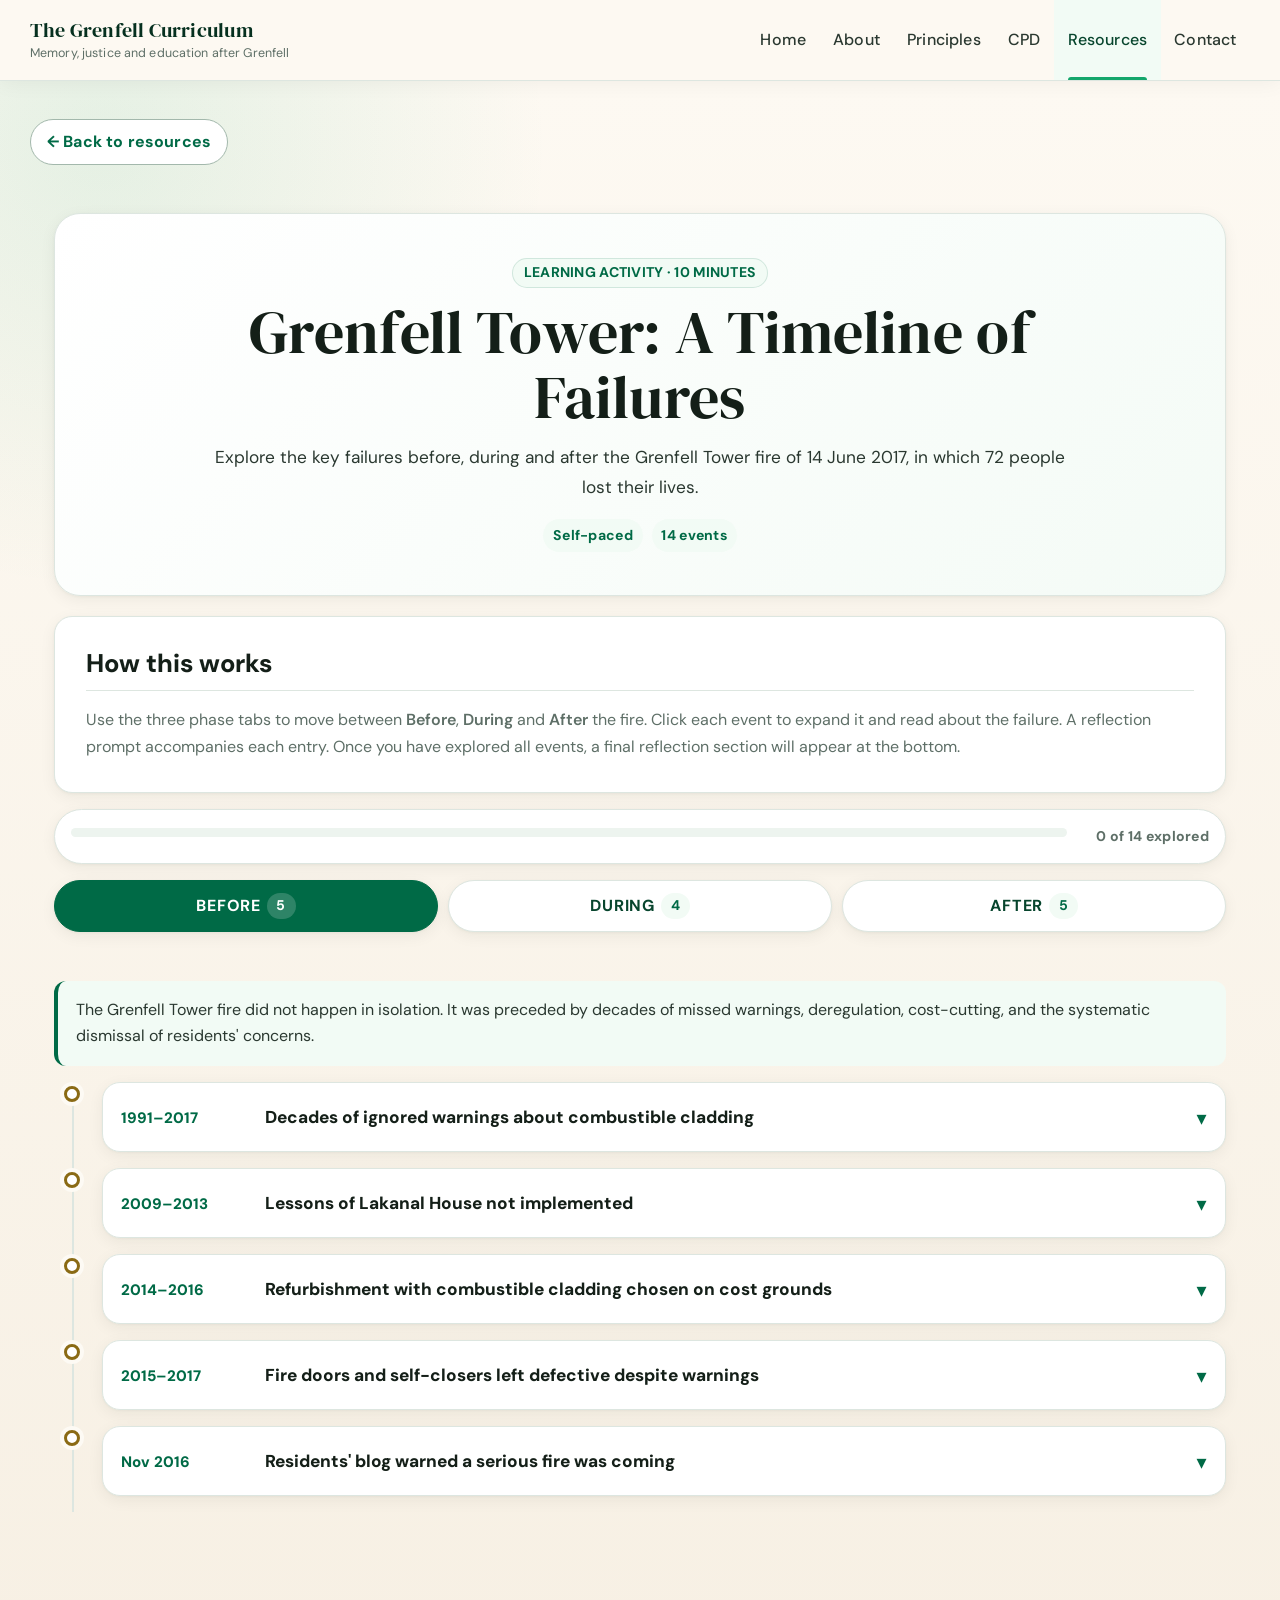
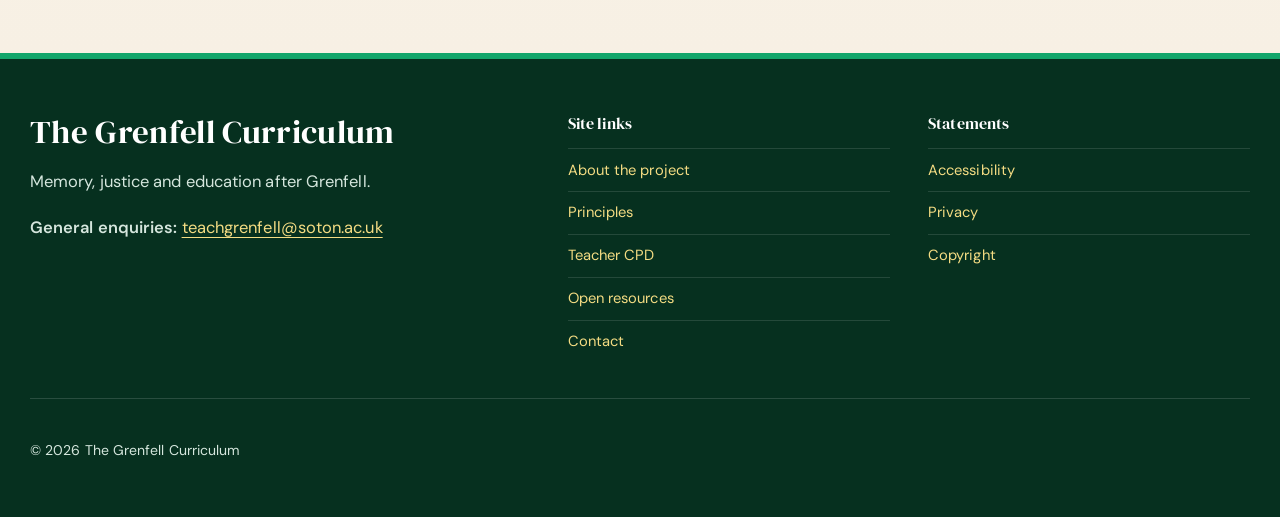
<file: activities/grenfell-timeline-activity/index.html>
<!doctype html>
<html lang="en-GB">
<head>
  <meta charset="utf-8">
  <meta name="viewport" content="width=device-width, initial-scale=1">
  <title>Grenfell Tower: A Timeline of Failures | The Grenfell Curriculum</title>
  <meta name="description" content="An interactive timeline activity inviting users to explore failures before, during and after the fire and reflect on patterns across 14 events.">
  <meta name="theme-color" content="#008a59">
  <link rel="preconnect" href="https://fonts.googleapis.com">
  <link rel="preconnect" href="https://fonts.gstatic.com" crossorigin>
  <link rel="stylesheet" href="../../assets/css/styles.css">
  <style>
.activity-page {
    --bg: #FAF8F5;
    --bg-card: #FFFFFF;
    --text-primary: #1A1A1A;
    --text-secondary: #4A4A4A;
    --text-muted: #7A7A7A;
    --border: #E0DCD6;
    --border-light: #EDEBE7;
    --accent-before: #8B6914;
    --accent-before-bg: #FDF6E3;
    --accent-during: #9B2C2C;
    --accent-during-bg: #FFF5F5;
    --accent-after: #2B5A83;
    --accent-after-bg: #EFF6FF;
    --green: #2D6A4F;
    --green-bg: #F0FFF4;
    --shadow-sm: 0 1px 3px rgba(0,0,0,0.06);
    --shadow-md: 0 4px 12px rgba(0,0,0,0.08);
    --shadow-lg: 0 8px 30px rgba(0,0,0,0.1);
    --radius: 6px;
  }
.activity-page * { margin: 0; padding: 0; box-sizing: border-box; }
.activity-page {
    font-family: var(--font-sans);
    background: var(--bg);
    color: var(--text-primary);
    line-height: 1.6;
    -webkit-font-smoothing: antialiased;
  }
.activity-page .page-container {
    max-width: 860px;
    margin: 0 auto;
    padding: 2rem 1.5rem 4rem;
  }
/* ─── HEADER ─── */
.activity-page header {
    text-align: center;
    padding: 2.5rem 1rem 2rem;
    margin-bottom: 2rem;
    border-bottom: 1px solid var(--border);
  }
.activity-page header .activity-label {
    font-family: var(--font-sans);
    font-size: 0.7rem;
    font-weight: 700;
    letter-spacing: 0.15em;
    text-transform: uppercase;
    color: var(--text-muted);
    margin-bottom: 0.75rem;
  }
.activity-page header h1 {
    font-family: var(--font-sans);
    font-size: clamp(1.6rem, 4vw, 2.2rem);
    font-weight: 700;
    line-height: 1.25;
    color: var(--text-primary);
    margin-bottom: 0.5rem;
  }
.activity-page header .subtitle {
    font-size: 0.95rem;
    color: var(--text-secondary);
    max-width: 540px;
    margin: 0 auto;
    line-height: 1.55;
  }
.activity-page .meta-bar {
    display: flex;
    justify-content: center;
    gap: 1.5rem;
    margin-top: 1.25rem;
    flex-wrap: wrap;
  }
.activity-page .meta-bar span {
    font-size: 0.75rem;
    font-weight: 600;
    color: var(--text-muted);
    display: flex;
    align-items: center;
    gap: 0.35rem;
  }
.activity-page .meta-bar span::before {
    content: "";
    display: inline-block;
    width: 6px; height: 6px;
    border-radius: 50%;
    background: var(--border);
  }
/* ─── INSTRUCTIONS ─── */
.activity-page .instructions {
    background: var(--bg-card);
    border: 1px solid var(--border);
    border-radius: var(--radius);
    padding: 1.25rem 1.5rem;
    margin-bottom: 2rem;
    box-shadow: var(--shadow-sm);
  }
.activity-page .instructions h2 {
    font-family: var(--font-sans);
    font-size: 1.05rem;
    font-weight: 600;
    margin-bottom: 0.5rem;
  }
.activity-page .instructions p {
    font-size: 0.85rem;
    color: var(--text-secondary);
    line-height: 1.6;
  }
/* ─── PROGRESS ─── */
.activity-page .progress-section {
    margin-bottom: 2rem;
  }
.activity-page .progress-bar-container {
    background: var(--border-light);
    border-radius: 100px;
    height: 8px;
    overflow: hidden;
    margin-bottom: 0.5rem;
  }
.activity-page .progress-bar-fill {
    height: 100%;
    background: linear-gradient(90deg, var(--accent-before), var(--accent-during), var(--accent-after));
    border-radius: 100px;
    transition: width 0.5s ease;
    width: 0%;
  }
.activity-page .progress-text {
    font-size: 0.75rem;
    color: var(--text-muted);
    text-align: right;
    font-weight: 600;
  }
/* ─── PHASE TABS ─── */
.activity-page .phase-tabs {
    display: flex;
    gap: 0;
    margin-bottom: 0;
    border-bottom: 2px solid var(--border);
  }
.activity-page .phase-tab {
    flex: 1;
    padding: 0.85rem 0.5rem;
    text-align: center;
    font-size: 0.78rem;
    font-weight: 700;
    letter-spacing: 0.05em;
    text-transform: uppercase;
    cursor: pointer;
    border: none;
    background: transparent;
    color: var(--text-muted);
    position: relative;
    transition: color 0.25s;
  }
.activity-page .phase-tab::after {
    content: "";
    position: absolute;
    bottom: -2px;
    left: 0; right: 0;
    height: 2px;
    background: transparent;
    transition: background 0.25s;
  }
.activity-page .phase-tab[data-phase="before"]:hover, .activity-page .phase-tab[data-phase="before"].active { color: var(--accent-before); }
.activity-page .phase-tab[data-phase="before"].active::after { background: var(--accent-before); }
.activity-page .phase-tab[data-phase="during"]:hover, .activity-page .phase-tab[data-phase="during"].active { color: var(--accent-during); }
.activity-page .phase-tab[data-phase="during"].active::after { background: var(--accent-during); }
.activity-page .phase-tab[data-phase="after"]:hover, .activity-page .phase-tab[data-phase="after"].active { color: var(--accent-after); }
.activity-page .phase-tab[data-phase="after"].active::after { background: var(--accent-after); }
.activity-page .phase-tab .tab-count {
    display: inline-block;
    font-size: 0.65rem;
    font-weight: 700;
    padding: 0.1em 0.45em;
    border-radius: 100px;
    background: var(--border-light);
    color: var(--text-muted);
    margin-left: 0.35rem;
    vertical-align: middle;
    transition: all 0.25s;
  }
.activity-page .phase-tab.active .tab-count {
    background: currentColor;
    color: var(--bg);
  }
/* ─── TIMELINE ─── */
.activity-page .timeline-section {
    padding-top: 1.75rem;
  }
.activity-page .timeline-phase-intro {
    font-family: var(--font-sans);
    font-size: 0.92rem;
    color: var(--text-secondary);
    line-height: 1.65;
    margin-bottom: 1.5rem;
    padding: 0 0.25rem;
  }
.activity-page .timeline-list {
    display: flex;
    flex-direction: column;
    gap: 0;
    position: relative;
  }
.activity-page .timeline-list::before {
    content: "";
    position: absolute;
    left: 18px;
    top: 0;
    bottom: 0;
    width: 2px;
    background: var(--border);
  }
/* ─── TIMELINE CARD ─── */
.activity-page .timeline-card {
    position: relative;
    padding-left: 48px;
    padding-bottom: 1.75rem;
  }
.activity-page .timeline-card:last-child { padding-bottom: 0; }
.activity-page .timeline-dot {
    position: absolute;
    left: 10px;
    top: 4px;
    width: 18px;
    height: 18px;
    border-radius: 50%;
    border: 2px solid var(--border);
    background: var(--bg);
    z-index: 1;
    transition: all 0.3s;
  }
.activity-page .timeline-card[data-phase="before"] .timeline-dot { border-color: var(--accent-before); }
.activity-page .timeline-card[data-phase="during"] .timeline-dot { border-color: var(--accent-during); }
.activity-page .timeline-card[data-phase="after"] .timeline-dot { border-color: var(--accent-after); }
.activity-page .timeline-card.revealed .timeline-dot {
    transform: scale(1.1);
  }
.activity-page .timeline-card[data-phase="before"].revealed .timeline-dot { background: var(--accent-before); }
.activity-page .timeline-card[data-phase="during"].revealed .timeline-dot { background: var(--accent-during); }
.activity-page .timeline-card[data-phase="after"].revealed .timeline-dot { background: var(--accent-after); }
.activity-page .card-inner {
    background: var(--bg-card);
    border: 1px solid var(--border);
    border-radius: var(--radius);
    overflow: hidden;
    box-shadow: var(--shadow-sm);
    transition: box-shadow 0.3s;
  }
.activity-page .timeline-card.revealed .card-inner {
    box-shadow: var(--shadow-md);
  }
.activity-page .card-header {
    padding: 0.85rem 1.1rem;
    cursor: pointer;
    display: flex;
    align-items: flex-start;
    gap: 0.75rem;
    user-select: none;
  }
.activity-page .card-header:hover { background: rgba(0,0,0,0.015); }
.activity-page .card-date {
    font-size: 0.68rem;
    font-weight: 700;
    letter-spacing: 0.04em;
    color: var(--text-muted);
    white-space: nowrap;
    min-width: 58px;
    padding-top: 0.15rem;
  }
.activity-page .timeline-card[data-phase="before"] .card-date { color: var(--accent-before); }
.activity-page .timeline-card[data-phase="during"] .card-date { color: var(--accent-during); }
.activity-page .timeline-card[data-phase="after"] .card-date { color: var(--accent-after); }
.activity-page .card-title-area { flex: 1; }
.activity-page .card-title {
    font-family: var(--font-sans);
    font-size: 0.92rem;
    font-weight: 600;
    line-height: 1.35;
    color: var(--text-primary);
  }
.activity-page .card-toggle {
    font-size: 1rem;
    color: var(--text-muted);
    transition: transform 0.25s;
    flex-shrink: 0;
    padding-top: 0.1rem;
  }
.activity-page .timeline-card.revealed .card-toggle {
    transform: rotate(180deg);
  }
.activity-page .card-body {
    max-height: 0;
    overflow: hidden;
    transition: max-height 0.4s ease;
  }
.activity-page .card-body-inner {
    padding: 0 1.1rem 1rem;
    border-top: 1px solid var(--border-light);
    margin-top: 0;
  }
.activity-page .card-body-inner p {
    font-size: 0.84rem;
    color: var(--text-secondary);
    line-height: 1.65;
    margin-top: 0.75rem;
  }
.activity-page .card-reflection {
    margin-top: 0.85rem;
    padding: 0.7rem 0.85rem;
    border-radius: var(--radius);
    font-size: 0.8rem;
    font-weight: 500;
    line-height: 1.55;
  }
.activity-page .timeline-card[data-phase="before"] .card-reflection { background: var(--accent-before-bg); color: var(--accent-before); }
.activity-page .timeline-card[data-phase="during"] .card-reflection { background: var(--accent-during-bg); color: var(--accent-during); }
.activity-page .timeline-card[data-phase="after"] .card-reflection { background: var(--accent-after-bg); color: var(--accent-after); }
.activity-page .card-reflection::before {
    content: "💬 ";
    font-size: 0.75rem;
  }
/* ─── REFLECTION SECTION ─── */
.activity-page .reflection-section {
    margin-top: 2.5rem;
    background: var(--bg-card);
    border: 1px solid var(--border);
    border-radius: var(--radius);
    padding: 1.5rem;
    box-shadow: var(--shadow-sm);
    display: none;
  }
.activity-page .reflection-section.visible { display: block; }
.activity-page .reflection-section h2 {
    font-family: var(--font-sans);
    font-size: 1.15rem;
    font-weight: 700;
    margin-bottom: 0.25rem;
  }
.activity-page .reflection-section .reflection-intro {
    font-size: 0.84rem;
    color: var(--text-secondary);
    margin-bottom: 1.25rem;
    line-height: 1.6;
  }
.activity-page .reflection-questions {
    display: flex;
    flex-direction: column;
    gap: 1rem;
  }
.activity-page .reflection-q {
    background: var(--bg);
    border: 1px solid var(--border-light);
    border-radius: var(--radius);
    padding: 1rem;
  }
.activity-page .reflection-q .q-number {
    font-size: 0.65rem;
    font-weight: 700;
    letter-spacing: 0.1em;
    text-transform: uppercase;
    color: var(--text-muted);
    margin-bottom: 0.3rem;
  }
.activity-page .reflection-q .q-text {
    font-family: var(--font-sans);
    font-size: 0.9rem;
    font-weight: 600;
    color: var(--text-primary);
    line-height: 1.45;
    margin-bottom: 0.6rem;
  }
.activity-page .reflection-q textarea {
    width: 100%;
    border: 1px solid var(--border);
    border-radius: 4px;
    padding: 0.6rem 0.75rem;
    font-family: var(--font-sans);
    font-size: 0.82rem;
    line-height: 1.55;
    color: var(--text-primary);
    resize: vertical;
    min-height: 60px;
    background: var(--bg-card);
    transition: border-color 0.2s;
  }
.activity-page .reflection-q textarea:focus {
    outline: none;
    border-color: var(--accent-after);
    box-shadow: 0 0 0 3px rgba(43,90,131,0.08);
  }
.activity-page .reflection-q textarea::placeholder {
    color: var(--text-muted);
    font-style: italic;
  }
/* ─── SELF-CHECK ─── */
.activity-page .self-check {
    margin-top: 2rem;
    background: var(--bg-card);
    border: 1px solid var(--border);
    border-radius: var(--radius);
    padding: 1.5rem;
    box-shadow: var(--shadow-sm);
    display: none;
  }
.activity-page .self-check.visible { display: block; }
.activity-page .self-check h2 {
    font-family: var(--font-sans);
    font-size: 1.05rem;
    font-weight: 700;
    margin-bottom: 0.75rem;
  }
.activity-page .check-item {
    display: flex;
    align-items: flex-start;
    gap: 0.6rem;
    padding: 0.5rem 0;
    border-bottom: 1px solid var(--border-light);
  }
.activity-page .check-item:last-child { border-bottom: none; }
.activity-page .check-item input[type="checkbox"] {
    margin-top: 0.2rem;
    width: 16px;
    height: 16px;
    accent-color: var(--green);
    flex-shrink: 0;
    cursor: pointer;
  }
.activity-page .check-item label {
    font-size: 0.84rem;
    color: var(--text-secondary);
    cursor: pointer;
    line-height: 1.5;
  }
.activity-page .check-item input:checked + label {
    color: var(--green);
  }
/* ─── FOOTER ─── */
.activity-page footer {
    margin-top: 2.5rem;
    padding-top: 1.5rem;
    border-top: 1px solid var(--border);
    text-align: center;
    font-size: 0.72rem;
    color: var(--text-muted);
    line-height: 1.7;
  }
/* ─── ANIMATIONS ─── */
@keyframes fadeInUp {
    from { opacity: 0; transform: translateY(12px); }
    to { opacity: 1; transform: translateY(0); }
  }
.activity-page .timeline-card {
    opacity: 0;
    animation: fadeInUp 0.35s ease forwards;
  }
/* ─── RESPONSIVE ─── */
@media (max-width: 600px) {.activity-page .page-container { padding: 1.25rem 1rem 3rem; }
.activity-page header { padding: 1.5rem 0.5rem 1.25rem; }
.activity-page .card-header { padding: 0.75rem 0.85rem; }
.activity-page .card-body-inner { padding: 0 0.85rem 0.85rem; }
.activity-page .meta-bar { gap: 0.75rem; }
.activity-page .phase-tab { font-size: 0.7rem; padding: 0.7rem 0.25rem; }}

.activity-page {
  --bg: var(--warm);
  --bg-card: var(--white);
  --text-primary: var(--ink);
  --text-secondary: var(--charcoal);
  --text-muted: var(--muted);
  --border: var(--line);
  --border-light: var(--green-100);
  --green: var(--green-800);
  --green-bg: var(--green-50);
  --accent-before: #8b6914;
  --accent-before-bg: #fff7df;
  --accent-during: #9b2c2c;
  --accent-during-bg: #fff3f1;
  --accent-after: var(--green-800);
  --accent-after-bg: var(--green-100);
  --radius: var(--radius-sm);
  --shadow-sm: var(--shadow-card);
  --shadow-md: var(--shadow-soft);
  --shadow-lg: var(--shadow-soft);
}

.activity-page .activity-back {
  width: min(100% - 2.5rem, 900px);
  margin: 0 auto 1.25rem;
}

.activity-page > .container,
.activity-page > .page-container {
  border-radius: var(--radius-lg);
  border: 1px solid var(--line);
  box-shadow: var(--shadow-soft);
  background: var(--white);
}

.activity-page header h1,
.activity-page h1,
.activity-page h2,
.activity-page h3,
.activity-page .section-title,
.activity-page .card-title,
.activity-page .q-text,
.activity-page .out-heading {
  font-family: var(--font-sans);
  letter-spacing: 0;
}

.activity-page header .activity-label,
.activity-page .activity-label {
  color: var(--green-800);
}

.activity-page textarea,
.activity-page input[type="text"],
.activity-page input[type="search"] {
  border-radius: var(--radius-sm);
}

.activity-page .btn,
.activity-page button.btn,
.activity-page .check-btn {
  border-radius: 999px;
}

.activity-page .btn-primary,
.activity-page .btn:not(.btn-outline):not(.btn-secondary):not(.secondary),
.activity-page .check-btn {
  background: var(--green-800);
  color: var(--white);
}

.activity-page .btn-primary:hover,
.activity-page .btn:not(.btn-outline):not(.btn-secondary):not(.secondary):hover,
.activity-page .check-btn:hover {
  background: var(--green-950);
}

.activity-page .btn-secondary,
.activity-page .btn.secondary,
.activity-page .btn-outline {
  background: var(--green-50);
  border: 1px solid var(--line-strong);
  color: var(--green-900);
}

.activity-page .btn-secondary:hover,
.activity-page .btn.secondary:hover,
.activity-page .btn-outline:hover {
  background: var(--green-100);
  color: var(--green-950);
}

@media (max-width: 600px) {
  .activity-page .activity-back {
    width: min(100% - 2rem, 900px);
  }
}

  </style>
  <link rel="stylesheet" href="../../assets/css/activity-pages.css">
</head>
<body class="page-activity page-activity-grenfell-timeline-activity">
<header class="site-header">
  <div class="header-inner">
    <a class="brand" href="../../" aria-label="The Grenfell Curriculum home">
      <span class="brand-title">The Grenfell Curriculum</span>
      <span class="brand-tagline">Memory, justice and education after Grenfell</span>
    </a>
    <button class="nav-toggle" type="button" aria-controls="site-navigation" aria-expanded="false" data-nav-toggle>
      <span>Menu</span><span aria-hidden="true"></span>
    </button>
    <nav class="site-nav" id="site-navigation" aria-label="Primary navigation" data-site-nav>
      <ul><li><a href="../../">Home</a></li><li><a href="../../about/">About</a></li><li><a href="../../principles/">Principles</a></li><li><a href="../../cpd/">CPD</a></li><li><a href="../../resources/" aria-current="page">Resources</a></li><li><a href="../../contact/">Contact</a></li></ul>
    </nav>
  </div>
</header>
  <main id="main" class="activity-page activity-grenfell-timeline-activity">
    <div class="activity-back"><a class="btn secondary" href="../../resources/#repository">← Back to resources</a></div>
<div class="page-container">
<!-- ─── HEADER ─── -->
<header>
<div class="activity-label">Learning Activity · 10 minutes</div>
<h1>Grenfell Tower: A Timeline of Failures</h1>
<p class="subtitle">Explore the key failures before, during and after the Grenfell Tower fire of 14 June 2017, in which 72 people lost their lives.</p>
<div class="meta-bar">
<span>Self-paced</span>
<span>14 events</span>
</div>
</header>
<!-- ─── INSTRUCTIONS ─── -->
<div class="instructions">
<h2>How this works</h2>
<p>Use the three phase tabs to move between <strong>Before</strong>, <strong>During</strong> and <strong>After</strong> the fire. Click each event to expand it and read about the failure. A reflection prompt accompanies each entry. Once you have explored all events, a final reflection section will appear at the bottom.</p>
</div>
<!-- ─── PROGRESS ─── -->
<div class="progress-section">
<div class="progress-bar-container">
<div class="progress-bar-fill" id="progressFill"></div>
</div>
<div class="progress-text" id="progressText">0 of 14 explored</div>
</div>
<!-- ─── PHASE TABS ─── -->
<div class="phase-tabs">
<button class="phase-tab active" data-phase="before">Before <span class="tab-count">5</span></button>
<button class="phase-tab" data-phase="during">During <span class="tab-count">4</span></button>
<button class="phase-tab" data-phase="after">After <span class="tab-count">5</span></button>
</div>
<!-- ─── TIMELINE CONTENT ─── -->
<div class="timeline-section" id="timelineSection">
<!-- Populated by JS -->
</div>
<!-- ─── REFLECTION ─── -->
<div class="reflection-section" id="reflectionSection">
<h2>Final Reflection</h2>
<p class="reflection-intro">You have explored all 14 events. Take a few minutes to consider the following questions. You can type notes below — they are not submitted anywhere and exist only in your current session.</p>
<div class="reflection-questions">
<div class="reflection-q">
<div class="q-number">Question 1</div>
<div class="q-text">The Inquiry concluded the fire was the result of "decades of failure" by government and industry. Which failures do you think were most preventable, and why?</div>
<textarea placeholder="Type your thoughts here…"></textarea>
</div>
<div class="reflection-q">
<div class="q-number">Question 2</div>
<div class="q-text">What patterns or recurring themes do you notice across the Before, During and After phases?</div>
<textarea placeholder="Type your thoughts here…"></textarea>
</div>
<div class="reflection-q">
<div class="q-number">Question 3</div>
<div class="q-text">What does this timeline suggest about the relationship between cost-cutting, deregulation and public safety?</div>
<textarea placeholder="Type your thoughts here…"></textarea>
</div>
</div>
</div>
<!-- ─── SELF-CHECK ─── -->
<div class="self-check" id="selfCheck">
<h2>Self-check: Can you identify…</h2>
<div class="check-item">
<input id="sc1" type="checkbox"/><label for="sc1">At least two ways the building's fire safety was compromised before the fire</label>
</div>
<div class="check-item">
<input id="sc2" type="checkbox"/><label for="sc2">Why the "stay put" advice became dangerous on the night</label>
</div>
<div class="check-item">
<input id="sc3" type="checkbox"/><label for="sc3">The role that cost and deregulation played in creating the conditions for the fire</label>
</div>
<div class="check-item">
<input id="sc4" type="checkbox"/><label for="sc4">At least two ways the response after the fire has been criticised as inadequate</label>
</div>
<div class="check-item">
<input id="sc5" type="checkbox"/><label for="sc5">Why residents' warnings before the fire went unheeded</label>
</div>
</div>
<!-- ─── FOOTER ─── -->

</div>
  </main>
<footer class="site-footer">
  <div class="container">
    <div class="footer-grid">
      <div>
        <h2>The Grenfell Curriculum</h2>
        <p>Memory, justice and education after Grenfell.</p>
        <p><strong>General enquiries:</strong> <a href="mailto:teachgrenfell@soton.ac.uk">teachgrenfell@soton.ac.uk</a></p>
      </div>
      <div>
        <h3>Site links</h3>
        <ul class="footer-links">
          <li><a href="../../about/">About the project</a></li>
          <li><a href="../../principles/">Principles</a></li>
          <li><a href="../../cpd/">Teacher CPD</a></li>
          <li><a href="../../resources/">Open resources</a></li>
          <li><a href="../../contact/">Contact</a></li>
        </ul>
      </div>
      <div>
        <h3>Statements</h3>
        <ul class="footer-links">
          <li><a href="../../contact/#accessibility">Accessibility</a></li>
          <li><a href="../../contact/#privacy">Privacy</a></li>
          <li><a href="../../contact/#copyright">Copyright</a></li>
        </ul>
      </div>
    </div>
    <div class="footer-bottom">
      <p>© 2026 The Grenfell Curriculum</p>
    </div>
  </div>
</footer>
<script>
const TIMELINE_DATA = {
  before: {
    intro: "The Grenfell Tower fire did not happen in isolation. It was preceded by decades of missed warnings, deregulation, cost-cutting, and the systematic dismissal of residents' concerns.",
    events: [
      {
        date: "1991–2017",
        title: "Decades of ignored warnings about combustible cladding",
        body: "From the Knowsley Heights fire in 1991 onwards, there were repeated opportunities for government to identify the risks of combustible cladding on high-rise buildings. A parliamentary select committee warned in 1999 that the government should not wait for a serious fire before acting. The government failed to act on this or subsequent warnings, including fires overseas that demonstrated the dangers of ACM panels.",
        reflection: "Why might warnings about low-probability but high-consequence risks be repeatedly ignored?"
      },
      {
        date: "2009–2013",
        title: "Lessons of Lakanal House not implemented",
        body: "In 2009, six people died in a fire at Lakanal House in Southwark — a building with compromised compartmentation. The coroner wrote to the government calling for urgent action on building regulations and 'stay put' guidance. The review of Approved Document B (the key fire safety guidance) was repeatedly delayed and ultimately never completed before Grenfell. A key civil servant acknowledged there were multiple occasions when he could potentially have prevented the disaster.",
        reflection: "What does the failure to learn from Lakanal House suggest about institutional memory and accountability?"
      },
      {
        date: "2014–2016",
        title: "Refurbishment with combustible cladding chosen on cost grounds",
        body: "The 2012–2016 refurbishment of Grenfell Tower used ACM (aluminium composite material) cladding with a polyethylene core — a combustible material — partly because it was cheaper than alternatives such as zinc. The contractor found that choosing ACM over zinc could save around half a million pounds. The Inquiry found that cladding and insulation manufacturers had in some cases concealed or manipulated fire test data.",
        reflection: "How should competing pressures of cost and safety be managed in public building projects?"
      },
      {
        date: "2015–2017",
        title: "Fire doors and self-closers left defective despite warnings",
        body: "The London Fire Brigade issued deficiency notices about non-functioning self-closing devices on flat entrance doors. The Kensington and Chelsea TMO (Tenant Management Organisation) refused to fund timely repairs, describing the cost as too great. After the fire, 43 of 129 front doors had no self-closers and 34 had non-working ones. The new fire doors installed in 2011–12 did not meet the required fire resistance standard because the TMO had failed to specify the correct standard when ordering them.",
        reflection: "What does this tell us about the gap between regulation on paper and enforcement in practice?"
      },
      {
        date: "Nov 2016",
        title: "Residents' blog warned a serious fire was coming",
        body: "The Grenfell Action Group, a residents' organisation, published a blog post stating it would take a serious fire and loss of life before anything was done about building management. Residents had raised concerns about condemned fire extinguishers, broken lifts, and missing fire safety notices. The TMO treated fire safety complaints as an inconvenience rather than an essential duty. No adequate system existed for ensuring defects were remedied in good time.",
        reflection: "What happens when the people with the most direct knowledge of risk have the least institutional power?"
      }
    ]
  },
  during: {
    intro: "On the night of 14 June 2017, a fire started in a faulty fridge-freezer on the fourth floor shortly before 1 a.m. Within minutes, it had spread to the combustible cladding. What followed exposed critical failures in emergency response.",
    events: [
      {
        date: "00:54–01:30",
        title: "Fire escapes the flat and engulfs the cladding",
        body: "The fire broke out of the kitchen window and ignited the ACM cladding. Within 30 minutes, flames had reached the roof — climbing 19 storeys in approximately 12 minutes. The fire then spread horizontally and down the other sides of the building. The cladding system, including combustible insulation, acted as fuel. The compartmentation designed to contain the fire to a single flat was bypassed entirely.",
        reflection: "The building's design assumed fire could be contained within a single flat. What does it mean when a core safety assumption fails?"
      },
      {
        date: "01:00–02:47",
        title: "'Stay put' advice maintained for nearly two hours",
        body: "The 'stay put' policy — advising residents to remain in their flats during a fire — was maintained until 2:47 a.m., nearly two hours after the first 999 call. The Inquiry found that the policy had become an 'article of faith' within the London Fire Brigade. Incident commanders had never been trained to implement a building evacuation. One expert estimated it would have taken just seven minutes for all 293 residents to walk down the stairs in the early stages, when the stairwell was still clear.",
        reflection: "When does adherence to established procedure become a failure of professional judgement?"
      },
      {
        date: "02:35 a.m.",
        title: "Control room overwhelmed; advice change not immediately followed",
        body: "Even after a senior officer instructed call handlers to tell residents to leave, five separate call handlers continued giving 'stay put' advice in the minutes that followed. The LFB had not provided structured training on handling multiple simultaneous fire survival guidance calls. The control room's TV was turned off; a senior firefighter only saw the scale of the fire when he went downstairs and saw Sky News. The communication equipment also functioned inadequately in the concrete building.",
        reflection: "What does this reveal about the difference between a policy changing on paper and changing in practice during a crisis?"
      },
      {
        date: "Through the night",
        title: "Disabled residents left without evacuation plans",
        body: "37 of the occupants present during the fire had a disability that meant they could not evacuate unaided. No personal emergency evacuation plans (PEEPs) were in place. By the next day, 15 of those 37 had died. The fire was later described as a 'landmark act of discrimination' against disabled people. National guidance had advised that evacuation plans for disabled residents in general needs housing were 'usually unrealistic' — a position that disability groups had not been consulted on.",
        reflection: "What does this failure reveal about whose safety is centred — and whose is treated as secondary — in building safety policy?"
      }
    ]
  },
  after: {
    intro: "The aftermath of Grenfell exposed a national crisis of building safety, a deeply inadequate response to survivors and bereaved families, and a slow reckoning across government and industry.",
    events: [
      {
        date: "14 June 2017 onwards",
        title: "Survivors and bereaved families abandoned by the authorities",
        body: "The Inquiry found that the response of government and RBKC in the first week was 'muddled, slow, indecisive and piecemeal' and showed a 'marked lack of respect for human decency and dignity.' Survivors who had lost everything were placed in hotel rooms with no follow-up contact for days. Families — including those with disabilities and young children — were housed in unsuitable accommodation. The council had no system for tracking who needed help; paper forms were left scattered around rest centres. Bereaved relatives searching for loved ones described being treated aggressively by police and threatened with arrest. Meanwhile, the council's chief executive refused to request outside help, saying it would look like they could not cope. Internal government documents described grieving residents as 'embittered' and accused them of trying to 'incite a mob.' Many residents who were observing Ramadan at the time were left without regard for their cultural and religious needs. Where the state failed, local community organisations — the Rugby Portobello Trust, Al-Manaar Mosque, local churches and volunteers — stepped in to provide basic humanitarian support, from clothing and food to counselling and cash.",
        reflection: "What does the contrast between the community response and the official response tell us about who was treated as worthy of care — and who was not?"
      },
      {
        date: "June 2017 onwards",
        title: "National cladding crisis revealed: hundreds of buildings affected",
        body: "In the weeks after the fire, the government set up a testing service for cladding samples. Every single one of the first 120 samples sent in failed. Hundreds of buildings across the country were found to have dangerous cladding. Camden Council evacuated over 700 flats overnight from blocks with the same materials. The government initially suppressed details of which buildings were affected, citing national security. Remediation costs have been estimated at over £16 billion.",
        reflection: "Why did it take a disaster of this scale for the extent of the cladding problem to be acknowledged?"
      },
      {
        date: "2018–2022",
        title: "Leaseholders trapped in unsellable, unsafe flats",
        body: "Private flat owners found themselves financially liable for cladding remediation they had not caused — with bills sometimes reaching six figures. Insurance premiums rose by over 1,000% in extreme cases. Flats became unsellable as mortgage lenders refused to lend on affected buildings. The government initially offered no funding for private buildings and told building owners to 'do the right thing.' Campaign groups such as End Our Cladding Scandal and Grenfell United pushed for change over several years of sustained activism.",
        reflection: "What does the leaseholder crisis reveal about how the costs of regulatory failure are distributed in society?"
      },
      {
        date: "2022–2025",
        title: "Building Safety Act and ongoing remediation gaps",
        body: "The Building Safety Act 2022 introduced new resident protections and banned leaseholders from paying for unsafe cladding removal. ACM cladding was banned on new high-rises from late 2018. However, by February 2025, around 2,000 social housing buildings still had not been remediated, with nearly 500 having no remediation plan at all. The government accepted 49 of the Inquiry's 58 recommendations in full, with 9 accepted only 'in principle.' The government also reversed its commitment to personal emergency evacuation plans for disabled residents, despite overwhelming public consultation support.",
        reflection: "What is the difference between accepting recommendations and implementing meaningful change?"
      },
      {
        date: "2024–ongoing",
        title: "Inquiry complete, but criminal proceedings still pending",
        body: "The Grenfell Tower Inquiry published its Phase 2 report in September 2024, finding that the fire was the result of decades of failure by government and industry — driven in most cases by incompetence, but in some cases by dishonesty and greed. Seven firms face possible debarment from public contracts. The Metropolitan Police investigation into potential offences including corporate manslaughter is not expected to conclude before late 2026. Several companies named in the Inquiry have disputed aspects of the findings.",
        reflection: "Eight years after the fire, what does the pace of accountability suggest about the systems meant to deliver justice?"
      }
    ]
  }
};

let revealedSet = new Set();
let currentPhase = 'before';
const totalEvents = 14;

function renderTimeline(phase) {
  currentPhase = phase;
  const section = document.getElementById('timelineSection');
  const data = TIMELINE_DATA[phase];

  // Update tabs
  document.querySelectorAll('.phase-tab').forEach(t => {
    t.classList.toggle('active', t.dataset.phase === phase);
  });

  let html = `<p class="timeline-phase-intro">${data.intro}</p><div class="timeline-list">`;

  data.events.forEach((evt, i) => {
    const id = `${phase}-${i}`;
    const isRevealed = revealedSet.has(id);
    html += `
      <div class="timeline-card ${isRevealed ? 'revealed' : ''}" data-phase="${phase}" data-id="${id}" style="animation-delay: ${i * 0.07}s">
        <div class="timeline-dot"></div>
        <div class="card-inner">
          <div class="card-header" onclick="toggleCard('${id}')">
            <div class="card-date">${evt.date}</div>
            <div class="card-title-area">
              <div class="card-title">${evt.title}</div>
            </div>
            <div class="card-toggle">▾</div>
          </div>
          <div class="card-body" id="body-${id}">
            <div class="card-body-inner">
              <p>${evt.body}</p>
              <div class="card-reflection">${evt.reflection}</div>
            </div>
          </div>
        </div>
      </div>`;
  });

  html += '</div>';
  section.innerHTML = html;

  // Re-open any already-revealed cards
  revealedSet.forEach(id => {
    if (id.startsWith(phase)) {
      const body = document.getElementById(`body-${id}`);
      if (body) body.style.maxHeight = body.scrollHeight + 'px';
    }
  });
}

function toggleCard(id) {
  const card = document.querySelector(`[data-id="${id}"]`);
  const body = document.getElementById(`body-${id}`);
  if (!card || !body) return;

  const isOpen = card.classList.contains('revealed');

  if (isOpen) {
    body.style.maxHeight = '0';
    card.classList.remove('revealed');
  } else {
    revealedSet.add(id);
    card.classList.add('revealed');
    body.style.maxHeight = body.scrollHeight + 'px';
    updateProgress();
  }
}

function updateProgress() {
  const count = revealedSet.size;
  const pct = Math.round((count / totalEvents) * 100);
  document.getElementById('progressFill').style.width = pct + '%';
  document.getElementById('progressText').textContent = `${count} of ${totalEvents} explored`;

  if (count >= totalEvents) {
    document.getElementById('reflectionSection').classList.add('visible');
    document.getElementById('selfCheck').classList.add('visible');
  }
}

// Tab clicks
document.querySelectorAll('.phase-tab').forEach(tab => {
  tab.addEventListener('click', () => renderTimeline(tab.dataset.phase));
});

// Init
renderTimeline('before');
</script>
  <script src="../../assets/js/main.js" defer></script>
</body>
</html>
</file>
<file: assets/css/styles.css>
/*
  The Grenfell Curriculum — shared static-site stylesheet
  ------------------------------------------------------
  Version 6.1 — Enhanced design
  - Friendlier, rounder typography using DM Sans + Fraunces
  - Softer, more approachable card/box styles
  - Improved line-height and character spacing
*/

@import url('https://fonts.googleapis.com/css2?family=DM+Sans:ital,opsz,wght@0,9..40,300;0,9..40,400;0,9..40,500;0,9..40,600;0,9..40,700;1,9..40,400&family=DM+Serif+Display:ital@0;1&display=swap');

:root {
  --green-980: #031b12;
  --green-950: #06301f;
  --green-900: #07452d;
  --green-800: #006a46;
  --green-700: #008a59;
  --green-600: #13a66b;
  --green-500: #39c878;
  --green-300: #8ee2ad;
  --green-100: #e1f7e8;
  --green-50:  #f2fbf5;
  --lime:      #d5f35b;
  --gold:      #e8bd3c;
  --ink:       #141f18;
  --charcoal:  #2a3830;
  --muted:     #5e6f67;
  --line:      #dde6e0;
  --line-strong: #a3b8ac;
  --warm:      #fdf9f2;
  --warm-2:    #f4ead9;
  --white:     #ffffff;
  --focus:     #f5c542;
  --danger-soft: #f6e8d7;
  --max: 1220px;
  --header-height: 78px;
  --radius:    18px;
  --radius-sm: 12px;
  --radius-lg: 26px;
  --shadow-soft: 0 12px 32px rgba(3, 27, 18, 0.07);
  --shadow-card: 0 4px 16px rgba(3, 27, 18, 0.06), 0 1px 3px rgba(3, 27, 18, 0.04);
  --font-sans:    'DM Sans', 'Segoe UI', system-ui, sans-serif;
  --font-heading: 'DM Serif Display', Georgia, serif;
}

* { box-sizing: border-box; }

html {
  scroll-behavior: smooth;
  scroll-padding-top: calc(var(--header-height) + 1rem);
}

@media (prefers-reduced-motion: reduce) {
  html { scroll-behavior: auto; }
  *, *::before, *::after {
    animation-duration: 0.001ms !important;
    animation-iteration-count: 1 !important;
    transition-duration: 0.001ms !important;
  }
}

body {
  margin: 0;
  color: var(--ink);
  background: #fdfaf4;
  font-family: var(--font-sans);
  font-size: 16.5px;
  line-height: 1.72;
  letter-spacing: 0.005em;
  text-rendering: optimizeLegibility;
  -webkit-font-smoothing: antialiased;
}

body.nav-open { overflow: hidden; }

a {
  color: var(--green-800);
  text-decoration-thickness: 0.08em;
  text-underline-offset: 0.22em;
}
a:hover { color: var(--green-950); }
strong { font-weight: 600; }

a:focus-visible,
button:focus-visible,
input:focus-visible,
select:focus-visible,
textarea:focus-visible,
summary:focus-visible {
  outline: 3px solid var(--focus);
  outline-offset: 3px;
  border-radius: 4px;
}

img, svg { max-width: 100%; height: auto; }

.skip-link {
  position: absolute;
  top: -48px;
  left: 16px;
  z-index: 9999;
  padding: 0.75rem 1rem;
  color: var(--white);
  background: var(--green-900);
  border-radius: var(--radius-sm);
  transition: top 0.2s ease;
}
.skip-link:focus { top: 16px; }

/* Header */
.site-header {
  position: sticky;
  top: 0;
  z-index: 1000;
  background: rgba(253, 249, 242, 0.96);
  border-bottom: 1px solid var(--line);
  box-shadow: 0 2px 20px rgba(3, 27, 18, 0.05);
  backdrop-filter: blur(8px);
}

.header-inner {
  width: min(100% - 2.5rem, var(--max));
  min-height: 80px;
  margin: 0 auto;
  display: flex;
  align-items: stretch;
  justify-content: space-between;
  gap: 1.5rem;
}

.brand {
  display: inline-flex;
  flex-direction: column;
  justify-content: center;
  color: var(--ink);
  text-decoration: none;
  padding: 0.85rem 0;
}

.brand-mark { display: none; }

.brand-title {
  display: block;
  font-family: var(--font-heading);
  color: var(--green-950);
  font-weight: 400;
  letter-spacing: 0.01em;
  line-height: 1.1;
  font-size: 1.28rem;
}

.brand-tagline {
  display: block;
  color: var(--muted);
  font-family: var(--font-sans);
  font-size: 0.78rem;
  line-height: 1.3;
  margin-top: 0.22rem;
  letter-spacing: 0.01em;
}


.nav-toggle {
  display: none;
  align-items: center;
  gap: 0.55rem;
  align-self: center;
  border: 1.5px solid var(--line-strong);
  background: var(--white);
  color: var(--green-950);
  padding: 0.68rem 1rem;
  font: inherit;
  font-weight: 600;
  border-radius: 999px;
  cursor: pointer;
  transition: background 0.15s ease, border-color 0.15s ease;
}
.nav-toggle:hover { background: var(--green-50); border-color: var(--green-600); }

.nav-toggle span:last-child {
  width: 20px; height: 14px;
  display: inline-grid; gap: 5px;
}
.nav-toggle span:last-child::before,
.nav-toggle span:last-child::after {
  content: ""; display: block; height: 2px;
  background: currentColor; border-radius: 2px;
}

.site-nav { display: flex; align-items: stretch; }
.site-nav ul { list-style: none; margin: 0; padding: 0; display: flex; align-items: stretch; }
.site-nav li { display: flex; }

.site-nav a {
  display: inline-flex;
  align-items: center;
  position: relative;
  padding: 0 0.85rem;
  color: var(--charcoal);
  text-decoration: none;
  font-size: 1rem;
  font-weight: 500;
  letter-spacing: 0.01em;
  transition: color 0.15s ease, background 0.15s ease;
}

.site-nav a::after {
  content: "";
  position: absolute;
  left: 0.85rem; right: 0.85rem; bottom: 0;
  height: 3px;
  background: var(--green-600);
  border-radius: 3px 3px 0 0;
  transform: scaleX(0);
  transform-origin: left center;
  transition: transform 0.18s ease;
}

.site-nav a:hover,
.site-nav a[aria-current="page"] { color: var(--green-900); background: var(--green-50); }

.site-nav a:hover::after,
.site-nav a[aria-current="page"]::after { transform: scaleX(1); }

/* Layout */
main { overflow: hidden; }

.container { width: min(100% - 2.5rem, var(--max)); margin: 0 auto; }

.section {
  position: relative;
  padding: clamp(3.8rem, 7vw, 6.2rem) 0;
  border-bottom: 1px solid var(--line);
}
.section.compact { padding: clamp(2.8rem, 5vw, 4.6rem) 0; }
.section.alt { background: var(--green-50); border-top: 1px solid var(--line); border-bottom: 1px solid var(--line); }
.section.dark { background: var(--green-950); color: #edf7f1; border-bottom: none; }
.section.dark::before {
  content: ""; position: absolute; inset: 0 0 auto 0; height: 5px;
  background: linear-gradient(90deg, var(--green-600), var(--lime));
}
.section.dark a { color: #f3d972; }
.section.dark .eyebrow { color: #e0f8e8; }
.section.dark .section-title p { color: #d5e6dd; }
.section.dark .card { color: var(--ink); background: var(--white); }

/* Hero */
body.page-home       { --hero-image: url("../images/grenfell-wide.jpg"); --hero-position: center center; }
body.page-about      { --hero-image: url("../images/community-gathering.jpg"); --hero-position: center center; }
body.page-principles { --hero-image: url("../images/grenfell-detail.jpg"); --hero-position: center top; }
body.page-cpd        { --hero-image: url("../images/grenfell-detail.jpg"); --hero-position: center top; }
body.page-resources  { --hero-image: url("../images/grenfell-wide.jpg"); --hero-position: center center; }
body.page-contact    { --hero-image: url("../images/community-gathering.jpg"); --hero-position: center center; }

.page-hero {
  position: relative;
  display: flex;
  align-items: center;
  min-height: clamp(470px, 58vw, 690px);
  padding: clamp(3.8rem, 7.5vw, 7.2rem) 0;
  background-color: var(--warm);
  background-image:
    linear-gradient(90deg,
      rgba(253,249,242,0.98) 0%,
      rgba(253,249,242,0.94) 34%,
      rgba(253,249,242,0.68) 58%,
      rgba(253,249,242,0.16) 100%),
    var(--hero-image);
  background-size: cover;
  background-position: center, var(--hero-position);
  border-bottom: 1px solid var(--line);
  overflow: hidden;
}

.page-hero::before {
  content: ""; position: absolute; inset: auto 0 0 0; height: 5px;
  background: linear-gradient(90deg, var(--green-700), var(--green-500), var(--lime));
}

.page-hero::after {
  content: ""; position: absolute; inset: 0; pointer-events: none;
  background:
    radial-gradient(circle at 7% 18%, rgba(213,243,91,0.14), transparent 28%),
    linear-gradient(180deg, rgba(255,255,255,0.12), rgba(255,255,255,0));
}

.hero-grid { position: relative; z-index: 1; }

.hero-copy {
  max-width: 720px;
  padding: clamp(1.55rem, 3.2vw, 2.55rem) clamp(1.55rem, 3.2vw, 2.8rem);
  background: rgba(253,249,242,0.93);
  border: 1px solid rgba(159,179,168,0.52);
  border-radius: var(--radius-lg);
  box-shadow: 0 20px 48px rgba(3,27,18,0.09), 0 2px 6px rgba(3,27,18,0.04);
  backdrop-filter: blur(6px);
}

body.page-home .hero-copy { max-width: 790px; }
.page-heading .hero-copy { max-width: 670px; }

.hero-facts {
  display: grid;
  grid-template-columns: repeat(3, minmax(0, 1fr));
  gap: 0.65rem;
  margin-top: 1.6rem;
}

.hero-facts div {
  padding: 0.9rem 1rem;
  background: rgba(255,255,255,0.9);
  border: 1px solid rgba(221,230,224,0.9);
  border-radius: var(--radius-sm);
  transition: box-shadow 0.2s ease;
}
.hero-facts div:hover { box-shadow: 0 4px 14px rgba(3,27,18,0.08); }

.hero-facts strong {
  display: block;
  font-family: var(--font-heading);
  color: var(--green-950);
  font-size: 1rem;
  line-height: 1.2;
  font-weight: 600;
}

.hero-facts span {
  display: block;
  color: var(--muted);
  font-size: 0.84rem;
  line-height: 1.48;
  margin-top: 0.22rem;
}

/* Eyebrow */
.eyebrow {
  display: inline-flex;
  align-items: center;
  gap: 0.65rem;
  color: var(--green-700);
  font-weight: 600;
  text-transform: uppercase;
  letter-spacing: 0.12em;
  font-size: 0.70rem;
  margin-bottom: 0.85rem;
}
.eyebrow::before {
  content: ""; width: 28px; height: 3px;
  background: var(--green-500); border-radius: 2px; flex-shrink: 0;
}

/* Headings */
h1, h2, h3, h4 {
  margin: 0;
  color: var(--green-950);
  font-family: var(--font-heading);
  font-weight: 400;          /* DM Serif Display reads best at regular weight */
  line-height: 1.15;
  letter-spacing: 0.01em;   /* slight positive spacing opens up the dense serif */
}
h1 { font-size: clamp(2.4rem, 5.5vw, 5rem); line-height: 1.06; letter-spacing: 0.005em; max-width: 13ch; }
.page-heading h1 { max-width: 14ch; }
h2 { font-size: clamp(1.75rem, 3.1vw, 2.85rem); line-height: 1.12; letter-spacing: 0.01em; }
h3 { font-size: clamp(1.1rem, 1.5vw, 1.32rem); line-height: 1.28; letter-spacing: 0.015em; }
h4 { font-size: 1rem; line-height: 1.35; letter-spacing: 0.015em; }

/* Text */
.lede {
  font-size: clamp(1.05rem, 1.5vw, 1.22rem);
  color: var(--charcoal);
  line-height: 1.7;
  max-width: 62ch;
  font-weight: 400;
  letter-spacing: 0.008em;
}

.hero-copy p { max-width: 62ch; }

p {
  margin: 1.1rem 0 0;
  max-width: 72ch;
  line-height: 1.72;
}

.muted { color: var(--muted); }

.section-title { max-width: 820px; margin-bottom: 2.5rem; }
.section-title.center { text-align: center; margin-left: auto; margin-right: auto; }
.section-title p { color: var(--muted); font-size: 1.05rem; line-height: 1.68; max-width: 64ch; }
.section-title.center p { margin-left: auto; margin-right: auto; }

/* Buttons */
.actions { display: flex; flex-wrap: wrap; gap: 0.75rem; margin-top: 1.8rem; }

.btn {
  display: inline-flex;
  align-items: center;
  justify-content: center;
  gap: 0.5rem;
  min-height: 48px;
  padding: 0.78rem 1.35rem;
  border: 1.5px solid transparent;
  background: transparent;
  color: inherit;
  font-family: var(--font-sans);
  font-weight: 600;
  font-size: 0.935rem;
  letter-spacing: 0.01em;
  line-height: 1.2;
  text-decoration: none;
  border-radius: 999px;
  cursor: pointer;
  transition: background-color 0.16s ease, color 0.16s ease, border-color 0.16s ease, transform 0.16s ease, box-shadow 0.16s ease;
}

.btn::after { content: "→"; font-weight: 400; margin-left: 0.2em; transition: transform 0.16s ease; }
.btn:hover::after { transform: translateX(4px); }

.btn.primary {
  background: var(--green-800); color: var(--white); border-color: var(--green-800);
  box-shadow: 0 2px 0 var(--green-950), 0 4px 16px rgba(0,106,70,0.22);
}
.btn.primary:hover {
  background: var(--green-900); border-color: var(--green-900); color: var(--white);
  transform: translateY(-1px);
  box-shadow: 0 4px 0 var(--green-950), 0 8px 22px rgba(0,106,70,0.28);
}

.btn.secondary {
  background: var(--white); color: var(--green-950); border-color: var(--line-strong);
  box-shadow: 0 1px 3px rgba(3,27,18,0.06);
}
.btn.secondary:hover {
  background: var(--green-50); border-color: var(--green-600); color: var(--green-950);
  transform: translateY(-1px); box-shadow: 0 4px 12px rgba(3,27,18,0.1);
}

.btn.disabled,
.btn[aria-disabled="true"],
.btn:disabled {
  opacity: 0.68;
  cursor: not-allowed;
  pointer-events: none;
  box-shadow: none;
}
.btn.disabled::after,
.btn[aria-disabled="true"]::after,
.btn:disabled::after { content: none; }

.btn.text-link {
  min-height: unset; padding: 0; border: 0; color: var(--green-800);
  background: transparent; font-size: 0.92rem;
}
.btn.text-link:hover { color: var(--green-950); }
.btn.text-link::after { content: none; }

/* Cards & panels */
.card,
.panel {
  background: var(--white);
  border: 1px solid var(--line);
  border-radius: var(--radius);
  box-shadow: var(--shadow-card);
}

.card {
  padding: clamp(1.3rem, 2.6vw, 1.85rem);
  transition: border-color 0.18s ease, transform 0.18s ease, box-shadow 0.18s ease;
}

.card:hover {
  border-color: var(--green-500);
  transform: translateY(-3px);
  box-shadow: 0 12px 32px rgba(3,27,18,0.10), 0 2px 6px rgba(3,27,18,0.05);
}

.panel {
  padding: clamp(1.6rem, 3.5vw, 2.65rem);
  position: relative;
  overflow: hidden;
  border-left: none;
}

.card h3, .card h4 { margin-bottom: 0.55rem; }
.card p:first-child { margin-top: 0; }
.card p { max-width: 52ch; }

/* Grids */
.grid { display: grid; gap: 1.1rem; }
.grid.two   { grid-template-columns: repeat(2, minmax(0, 1fr)); }
.grid.three { grid-template-columns: repeat(3, minmax(0, 1fr)); }
.grid.four  { grid-template-columns: repeat(4, minmax(0, 1fr)); }
.grid.five-cards { grid-template-columns: repeat(5, minmax(0, 1fr)); }

.feature-card { position: relative; min-height: 100%; }


.news-card::before {
  content: "";
  display: block;
  height: 6.5rem;
  margin: calc(clamp(1.3rem, 2.6vw, 1.85rem) * -1) calc(clamp(1.3rem, 2.6vw, 1.85rem) * -1) 1.2rem;
  background:
    linear-gradient(135deg, rgba(0,106,70,0.90), rgba(19,166,107,0.82)),
    linear-gradient(45deg, transparent 45%, rgba(213,243,91,0.38) 45%, rgba(213,243,91,0.38) 53%, transparent 53%);
  border-radius: calc(var(--radius) - 1px) calc(var(--radius) - 1px) 0 0;
}
.news-card:nth-child(2)::before { background: linear-gradient(135deg, var(--green-900), var(--green-600)); }
.news-card:nth-child(3)::before { background: linear-gradient(135deg, var(--green-800), var(--green-300)); }
.news-card:nth-child(4)::before { background: linear-gradient(135deg, var(--green-950), var(--green-700)); }

/* Lists */
.inset-list { margin: 1.1rem 0 0; padding-left: 0; list-style: none; }
.inset-list li {
  margin: 0.55rem 0;
  line-height: 1.62;
  padding-left: 1.6rem;
  position: relative;
}
.inset-list li::before {
  content: "";
  position: absolute;
  left: 0;
  top: 0.62em;
  width: 7px;
  height: 7px;
  border-radius: 50%;
  background: var(--green-500);
  flex-shrink: 0;
}

/* Pills */
.pill-row { display: flex; flex-wrap: wrap; gap: 0.45rem; margin-top: 1rem; }
.pill {
  display: inline-flex; align-items: center;
  background: var(--green-50); border: 1px solid rgba(19,166,107,0.28);
  color: var(--green-900); font-size: 0.8rem; font-weight: 600;
  padding: 0.3rem 0.65rem; border-radius: 999px; letter-spacing: 0.015em;
}

/* Note boxes */
.note-box, .warning-box {
  padding: 1.2rem 1.4rem;
  border-left: 5px solid var(--green-600);
  background: var(--green-50);
  border-radius: 0 var(--radius-sm) var(--radius-sm) 0;
}
.warning-box { border-left-color: #8a6030; background: var(--danger-soft); }

/* Timeline */
.timeline { position: relative; display: grid; gap: 1rem; margin-top: 2rem; }
.timeline::before {
  content: ""; position: absolute; left: 1.13rem; top: 0.8rem; bottom: 0.8rem;
  width: 2px; background: linear-gradient(180deg, var(--green-500), var(--green-300)); border-radius: 2px;
}
.timeline-item { position: relative; display: grid; grid-template-columns: 3rem minmax(0, 1fr); gap: 1rem; }
.timeline-dot {
  width: 2.25rem; height: 2.25rem; display: grid; place-items: center;
  color: var(--white); background: var(--green-700);
  border: 3px solid var(--green-50); border-radius: 999px; margin-top: 0.4rem;
  font-weight: 700; font-size: 0.85rem; box-shadow: 0 0 0 3px rgba(57,200,120,0.3);
}
.timeline-content {
  padding: 1.25rem 1.35rem;
  background: var(--white); border: 1px solid var(--line);
  border-radius: var(--radius); box-shadow: var(--shadow-card);
}
.timeline-date { color: var(--green-800); font-weight: 600; margin-bottom: 0.35rem; }
.milestone {
  display: inline-block; margin-top: 0.85rem; padding: 0.45rem 0.75rem;
  background: var(--green-50); border: 1px solid rgba(19,166,107,0.3);
  color: var(--green-900); font-weight: 600; border-radius: var(--radius-sm); font-size: 0.88rem;
}

/* Accordion */
details.accordion {
  border: 1px solid var(--line); background: var(--white);
  border-radius: var(--radius); overflow: hidden;
  transition: box-shadow 0.18s ease;
}
details.accordion:hover { box-shadow: var(--shadow-card); }
details.accordion + details.accordion { margin-top: 0.75rem; }

.accordion summary {
  cursor: pointer; list-style: none;
  padding: 1.15rem 1.4rem; font-weight: 600; font-size: 0.975rem;
  color: var(--green-950); display: flex; justify-content: space-between;
  align-items: center; gap: 1rem;
  background: var(--green-50);
  border-bottom: 1px solid transparent;
  transition: background 0.15s ease;
}
details[open] .accordion summary { border-bottom-color: var(--line); background: var(--green-100); }
.accordion summary::-webkit-details-marker { display: none; }
.accordion summary::after {
  content: "+"; font-size: 1.25rem; line-height: 1; color: var(--green-600); flex-shrink: 0;
  width: 1.6rem; height: 1.6rem; display: grid; place-items: center;
  background: var(--white); border: 1.5px solid var(--line); border-radius: 999px; font-weight: 400;
}
.accordion[open] summary::after { content: "–"; }
.accordion .accordion-body { padding: 1.3rem 1.4rem 1.4rem; line-height: 1.72; }

/* Resources */
.resource-toolbar {
  display: grid; gap: 0.85rem;
  grid-template-columns: 1.25fr repeat(4, minmax(130px, 0.8fr));
  align-items: end; margin: 1.75rem 0;
  padding: 1.25rem 1.35rem;
  background: var(--white); border: 1px solid var(--line);
  border-radius: var(--radius);
  box-shadow: var(--shadow-card);
}
.field label {
  display: block; font-size: 0.75rem; font-weight: 600;
  color: var(--green-950); margin-bottom: 0.35rem;
  text-transform: uppercase; letter-spacing: 0.07em;
}
.field input, .field select, .field textarea {
  width: 100%; border: 1.5px solid var(--line-strong);
  border-radius: var(--radius-sm); background: var(--warm);
  color: var(--ink); font: inherit; font-size: 0.93rem;
  padding: 0.68rem 0.85rem;
  transition: border-color 0.15s ease, box-shadow 0.15s ease;
}
.field textarea { min-height: 120px; resize: vertical; }
.field input:focus, .field select:focus, .field textarea:focus {
  border-color: var(--green-600);
  box-shadow: 0 0 0 3px rgba(19,166,107,0.15);
  outline: none;
}
.resource-count { margin-top: 0.5rem; color: var(--muted); font-weight: 600; font-size: 0.9rem; }
.resource-grid { margin-top: 1rem; }
.resource-card { display: flex; flex-direction: column; gap: 0.8rem; }
.resource-card[hidden] { display: none !important; }
.resource-meta { display: flex; flex-wrap: wrap; gap: 0.4rem; margin-top: auto; }
.resource-meta span {
  border: 1px solid rgba(19,166,107,0.25); background: var(--green-50);
  color: var(--green-900); padding: 0.25rem 0.55rem;
  font-size: 0.75rem; font-weight: 600; border-radius: 999px; letter-spacing: 0.015em;
}

.resource-kicker {
  margin: 0 0 -0.25rem;
  color: var(--green-700);
  font-size: 0.78rem;
  font-weight: 700;
  letter-spacing: 0.08em;
  text-transform: uppercase;
}
.resource-note {
  margin: -0.25rem 0 0;
  color: var(--muted);
  font-size: 0.92rem;
}
.resource-actions { display: grid; gap: 0.65rem; }
.resource-card .btn { width: 100%; }
.resource-files {
  border: 1px solid var(--line);
  border-radius: var(--radius-sm);
  background: var(--warm);
  padding: 0.75rem 0.85rem;
}
.resource-files summary {
  cursor: pointer;
  color: var(--green-950);
  font-weight: 700;
  font-size: 0.92rem;
}
.resource-files ul {
  margin: 0.65rem 0 0;
  padding-left: 1.1rem;
}
.resource-files li + li { margin-top: 0.35rem; }
.resource-files a {
  color: var(--green-800);
  font-weight: 600;
  text-decoration-thickness: 1.5px;
  text-underline-offset: 0.18em;
}
.resource-files a:hover { color: var(--green-950); }

/* Team */
.person-card .role, .output-card .meta, .news-card .meta {
  color: var(--green-700); font-weight: 600; font-size: 0.88rem; margin-top: 0.3rem; letter-spacing: 0.01em;
}
.person-card { display: flex; flex-direction: column; }
.photo-placeholder {
  display: grid; place-items: center; min-height: 175px;
  margin: calc(clamp(1.3rem, 2.6vw, 1.85rem) * -1) calc(clamp(1.3rem, 2.6vw, 1.85rem) * -1) 1.1rem;
  background: linear-gradient(145deg, var(--green-50), #ffffff);
  border-radius: calc(var(--radius) - 1px) calc(var(--radius) - 1px) 0 0;
  border-bottom: 1px solid var(--line);
  color: var(--muted); font-size: 0.8rem; font-weight: 600;
  text-transform: uppercase; letter-spacing: 0.08em;
}
.logo-grid { display: grid; grid-template-columns: repeat(4, minmax(0, 1fr)); gap: 0.9rem; margin-top: 1.3rem; }
.logo-grid-wide { margin-top: 1.5rem; }
.logo-placeholder {
  min-height: 108px; display: grid; place-items: center; text-align: center;
  padding: 1.1rem; border: 1.5px dashed var(--line-strong); border-radius: var(--radius);
  background: var(--white); color: var(--muted); font-weight: 500; font-size: 0.88rem;
  transition: border-color 0.15s ease, background 0.15s ease;
}
.logo-placeholder:hover { border-color: var(--green-500); background: var(--green-50); }

/* Contact */
.contact-grid {
  display: grid; grid-template-columns: minmax(0, 0.95fr) minmax(0, 1.05fr);
  gap: 1.3rem; align-items: start;
}

/* Footer */
.site-footer { background: var(--green-950); color: #edf7f1; padding: 3.4rem 0; border-top: 6px solid var(--green-600); }
.footer-grid { display: grid; grid-template-columns: 1.55fr 1fr 1fr; gap: 2.4rem; }
.site-footer a { color: #f4dc83; }
.site-footer h2, .site-footer h3 { color: #ffffff; }
.site-footer h2 { font-size: clamp(1.6rem, 2.6vw, 2.4rem); }
.site-footer h3 { font-size: 1rem; letter-spacing: 0.01em; }
.site-footer p { color: #d5e6dd; line-height: 1.68; }
.footer-links { list-style: none; padding: 0; margin: 0.9rem 0 0; }
.footer-links li { margin: 0; border-top: 1px solid rgba(255,255,255,0.12); }
.footer-links a { display: block; padding: 0.52rem 0; text-decoration: none; font-size: 0.92rem; }
.footer-links a:hover { color: var(--lime); }
.footer-bottom {
  margin-top: 2.2rem; padding-top: 1.4rem;
  border-top: 1px solid rgba(255,255,255,0.14);
  color: #a8c2b5; font-size: 0.88rem; line-height: 1.65;
}

/* Utility */
.visually-hidden {
  position: absolute !important; width: 1px !important; height: 1px !important;
  padding: 0 !important; margin: -1px !important; overflow: hidden !important;
  clip: rect(0,0,0,0) !important; white-space: nowrap !important; border: 0 !important;
}

/* Responsive */
@media (max-width: 1100px) {
  .grid.five-cards { grid-template-columns: repeat(3, minmax(0, 1fr)); }
  .grid.four        { grid-template-columns: repeat(2, minmax(0, 1fr)); }
  .grid.three       { grid-template-columns: repeat(2, minmax(0, 1fr)); }
  .resource-toolbar { grid-template-columns: repeat(2, minmax(0, 1fr)); }
  .logo-grid        { grid-template-columns: repeat(3, minmax(0, 1fr)); }
  .site-nav a       { padding-inline: 0.6rem; font-size: 0.95rem; }
}

@media (max-width: 900px) {
  :root { --header-height: 78px; }
  .header-inner { min-height: 78px; }
  .brand { min-width: unset; }
  .brand-mark { display: none; }
  .brand-tagline { display: block; }
  .nav-toggle { display: inline-flex; }
  .site-nav {
    position: fixed; inset: var(--header-height) 0 auto 0; padding: 1rem; display: block;
    background: rgba(253,249,242,0.98); border-bottom: 1px solid var(--line);
    backdrop-filter: blur(8px); transform: translateY(-120%); transition: transform 0.22s ease;
  }
  body.nav-open .site-nav { transform: translateY(0); }
  .site-nav ul { display: grid; gap: 0; }
  .site-nav li { display: block; }
  .site-nav a {
    width: 100%; justify-content: space-between; padding: 0.95rem 0.85rem;
    border-top: 1px solid var(--line); border-radius: 0;
  }
  .site-nav a::after { height: 3px; bottom: 0; left: 0; right: 0; }
  .contact-grid { grid-template-columns: 1fr; }
  h1 { max-width: 13ch; }
  .page-hero {
    min-height: 430px;
    background-image: linear-gradient(90deg, rgba(253,249,242,0.98), rgba(253,249,242,0.86)), var(--hero-image);
  }
  .footer-grid { grid-template-columns: 1fr; }
}

@media (max-width: 680px) {
  body { font-size: 16px; }
  .container, .header-inner { width: min(100% - 1.35rem, var(--max)); }
  .grid.two, .grid.three, .grid.four, .grid.five-cards,
  .resource-toolbar, .logo-grid { grid-template-columns: 1fr; }
  .actions { flex-direction: column; align-items: stretch; }
  .btn { width: 100%; }
  .brand-title { font-size: 1.15rem; }
  .page-hero {
    padding-top: 3.25rem; min-height: 410px;
    background-image: linear-gradient(90deg, rgba(253,249,242,0.98), rgba(253,249,242,0.92)), var(--hero-image);
  }
  .hero-copy { padding: 1.25rem; border-radius: var(--radius); }
  .hero-facts { grid-template-columns: 1fr; }
  .timeline::before { left: 1rem; }
  .timeline-item { grid-template-columns: 2.7rem minmax(0, 1fr); }
  .timeline-dot { width: 2rem; height: 2rem; font-size: 0.85rem; }
  .news-card::before { height: 5.5rem; }
  .photo-placeholder { min-height: 150px; }
}

/* ─── CPD module accordions ─── */
.module-accordion .accordion summary {
  padding: 1.2rem 1.4rem;
}

.module-header {
  display: flex;
  align-items: center;
  gap: 0.9rem;
  flex: 1;
}

.module-tag {
  display: inline-flex;
  align-items: center;
  justify-content: center;
  flex-shrink: 0;
  min-width: 4.2rem;
  padding: 0.28rem 0.7rem;
  background: var(--green-800);
  color: var(--white);
  font-size: 0.72rem;
  font-weight: 700;
  letter-spacing: 0.06em;
  text-transform: uppercase;
  border-radius: 999px;
}

details[open] .module-tag {
  background: var(--green-950);
}

.module-title {
  font-weight: 600;
  font-size: 0.975rem;
  color: var(--green-950);
  line-height: 1.3;
}

.module-topics {
  display: flex;
  flex-wrap: wrap;
  gap: 0.5rem;
  padding: 0.25rem 0;
}

.module-topic {
  display: inline-flex;
  align-items: center;
  background: var(--green-50);
  border: 1px solid rgba(19,166,107,0.28);
  color: var(--green-900);
  font-size: 0.83rem;
  font-weight: 500;
  padding: 0.35rem 0.75rem;
  border-radius: 999px;
  line-height: 1.3;
}

/* ─── CPD bottom section ─── */
.cpd-bottom-grid {
  gap: 1.4rem;
  align-items: start;
}

.cpd-uses-panel,
.cpd-faq-panel {
  background: var(--white);
  border: 1px solid var(--line);
  border-radius: var(--radius);
  box-shadow: var(--shadow-card);
  overflow: hidden;
}

.cpd-uses-header {
  padding: 1.6rem 1.75rem 1.2rem;
  border-bottom: 1px solid var(--line);
  background: var(--green-50);
}

.cpd-uses-header .eyebrow { margin-bottom: 0.5rem; }
.cpd-uses-header h2 { font-size: clamp(1.15rem, 1.8vw, 1.45rem); letter-spacing: 0.01em; }

.cpd-uses-list {
  list-style: none;
  margin: 0;
  padding: 1.35rem 1.75rem 1.6rem;
  display: grid;
  gap: 1rem;
}

.cpd-use-item {
  display: flex;
  align-items: flex-start;
  gap: 0.75rem;
  font-size: 0.96rem;
  line-height: 1.55;
  color: var(--charcoal);
}

.cpd-use-icon {
  flex-shrink: 0;
  margin-top: 0.1rem;
}

.cpd-faq-panel .cpd-uses-header {
  margin-bottom: 0;
}

.cpd-faq-panel .accordion {
  border: none;
  border-bottom: 1px solid var(--line);
  border-radius: 0;
  box-shadow: none;
}

.cpd-faq-panel .accordion:last-child {
  border-bottom: none;
}

.cpd-faq-panel details.accordion:hover {
  box-shadow: none;
}

.cpd-faq-panel .accordion summary {
  background: var(--white);
  border-radius: 0;
  font-size: 0.93rem;
  padding: 1rem 1.4rem;
}

.cpd-faq-panel details[open] .accordion summary {
  background: var(--green-50);
}

.cpd-faq-panel .accordion .accordion-body {
  padding: 0.75rem 1.4rem 1.1rem;
  background: var(--white);
}

.cpd-faq-panel .accordion .accordion-body p {
  margin-top: 0;
  font-size: 0.94rem;
  color: var(--charcoal);
}

@media (max-width: 900px) {
  .cpd-bottom-grid { grid-template-columns: 1fr; }
}


/* ─── About: project framing & aims panels ─── */
.about-framing-panel {
  background: var(--white);
  border: 1px solid var(--line);
  border-radius: var(--radius);
  box-shadow: var(--shadow-card);
  overflow: hidden;
}
.about-framing-panel .panel-header {
  padding: 1.25rem 1.5rem 1.15rem;
  background: var(--white);
  border-bottom: 2px solid var(--line);
  display: flex;
  align-items: center;
  gap: 0.8rem;
}
.about-framing-panel .panel-icon {
  width: 36px;
  height: 36px;
  display: grid;
  place-items: center;
  background: var(--green-100);
  border: 1.5px solid rgba(19,166,107,0.3);
  border-radius: 10px;
  flex-shrink: 0;
  color: var(--green-800);
}
.about-framing-panel .panel-header h3 {
  font-size: 1.2rem;
  margin: 0;
  letter-spacing: 0.01em;
  color: var(--green-950);
  font-weight: 400;
}
.about-framing-panel .panel-body {
  padding: 1.3rem 1.5rem 1.5rem;
}
.about-framing-panel .panel-body p { margin-top: 0; }
.about-framing-panel .panel-body p + p { margin-top: 0.75rem; }

/* ─── About: partners chips ─── */
.partners-chip-list {
  list-style: none;
  padding: 0;
  margin: 1rem 0 0;
  display: flex;
  flex-wrap: wrap;
  gap: 0.5rem;
}
.partners-chip-list li {
  display: inline-flex;
  align-items: center;
  gap: 0.45rem;
  background: var(--white);
  border: 1px solid var(--line);
  border-radius: 999px;
  padding: 0.35rem 0.9rem 0.35rem 0.6rem;
  font-size: 0.875rem;
  font-weight: 500;
  color: var(--charcoal);
  line-height: 1.3;
}
.partners-chip-list li::before {
  content: "";
  width: 8px;
  height: 8px;
  border-radius: 50%;
  background: var(--green-500);
  flex-shrink: 0;
}

/* ─── Team member headshots ─── */
.person-photo {
  display: block;
  height: 210px;
  width: calc(100% + clamp(1.3rem, 2.6vw, 1.85rem) * 2);
  object-fit: cover;
  object-position: center top;
  margin-top: calc(clamp(1.3rem, 2.6vw, 1.85rem) * -1);
  margin-left: calc(clamp(1.3rem, 2.6vw, 1.85rem) * -1);
  margin-right: calc(clamp(1.3rem, 2.6vw, 1.85rem) * -1);
  margin-bottom: 1.1rem;
  border-radius: calc(var(--radius) - 1px) calc(var(--radius) - 1px) 0 0;
  max-width: none;
}

/* ─── Partner logos ─── */
.logo-grid {
  display: grid;
  grid-template-columns: repeat(3, minmax(0, 1fr));
  gap: 1rem;
  margin-top: 1.3rem;
}

.logo-item {
  display: flex;
  align-items: center;
  justify-content: center;
  padding: 1.4rem 1.6rem;
  background: var(--white);
  border: 1px solid var(--line);
  border-radius: var(--radius);
  box-shadow: var(--shadow-card);
  transition: border-color 0.18s ease, box-shadow 0.18s ease, transform 0.18s ease;
  min-height: 100px;
  text-decoration: none;
}

.logo-item:hover {
  border-color: var(--green-500);
  box-shadow: 0 8px 24px rgba(3,27,18,0.09);
  transform: translateY(-2px);
}

.logo-item img {
  height: 44px;
  width: auto;
  max-width: 100%;
  object-fit: contain;
  display: block;
}

@media (max-width: 680px) {
  .logo-grid { grid-template-columns: repeat(2, minmax(0, 1fr)); }
}

/* ─── Output cards: match resource card layout ─── */
.output-card {
  display: flex;
  flex-direction: column;
}
.output-card h3 {
  margin: 0 0 0.8rem;
  font-size: clamp(1.1rem, 1.5vw, 1.38rem);
  line-height: 1.28;
  letter-spacing: 0.015em;
}
.output-card .resource-meta {
  margin-top: auto;
  padding-top: 0.8rem;
}
.output-card .btn {
  margin-top: 0.9rem;
  width: 100%;
}

/* ─── Feature & news cards: full-width secondary buttons ─── */
.feature-card,
.news-card {
  display: flex;
  flex-direction: column;
}
.feature-card .btn,
.news-card .btn {
  margin-top: 1.4rem;
  width: 100%;
}
.feature-card p,
.news-card p:not(.meta) {
  flex: 1;
}

/* Temporary site notice */
.site-notice {
  background: #fff4d6;
  border-bottom: 1px solid rgba(91, 61, 0, 0.18);
  color: #4a3300;
  font-size: 0.95rem;
}

.site-notice .container {
  padding-top: 0.75rem;
  padding-bottom: 0.75rem;
}

.site-notice strong {
  color: #2f2100;
}

/* About page alignment tweak */
.page-about .about-framing-grid {
  align-items: stretch;
}

.page-about .about-framing-grid .about-framing-panel {
  display: flex;
  flex-direction: column;
  height: 100%;
}

.page-about .about-framing-grid .panel-body {
  flex: 1;
  display: flex;
  flex-direction: column;
  justify-content: center;
}

.page-about .about-framing-grid .panel-body > :first-child {
  margin-top: 0;
}

.page-about .about-framing-grid .panel-body > :last-child {
  margin-bottom: 0;
}

.page-about .about-framing-grid .panel-body .inset-list {
  margin-top: 0;
  margin-bottom: 0;
}
</file>
<file: assets/css/activity-pages.css>
/* Activity page refinements
   Applies only to integrated online activities. Keeps the activity content intact while
   aligning the visual treatment with the wider Grenfell Curriculum website. */

body.page-activity {
  background: #fdfaf4;
}

/* Keep the main website header/footer typography intact.
   Sans serif is applied only to the activity interface itself. */
body.page-activity .activity-page,
body.page-activity .activity-page * {
  font-family: var(--font-sans) !important;
}

body.page-activity .activity-page {
  --bg: #fdfaf4;
  --bg-card: #ffffff;
  --text-primary: var(--ink);
  --text-secondary: var(--charcoal);
  --text-muted: var(--muted);
  --border: var(--line);
  --border-light: #edf4ef;
  --accent-before: #8a6a14;
  --accent-before-bg: #fff8e2;
  --accent-during: #8f2f2f;
  --accent-during-bg: #fff1ef;
  --accent-after: #2f648b;
  --accent-after-bg: #eef6ff;
  --green: var(--green-800);
  --green-bg: var(--green-50);
  --incorrect-red: #8f2f2f;
  --incorrect-bg: #fff1ef;
  --shadow-sm: var(--shadow-card);
  --shadow-md: var(--shadow-soft);
  --radius: 18px;
  --activity-max: var(--max);

  display: block !important;
  align-items: initial !important;
  min-height: auto !important;
  width: 100%;
  max-width: none !important;
  margin: 0;
  padding: clamp(1.2rem, 3vw, 2.6rem) 0 clamp(3rem, 6vw, 5rem) !important;
  color: var(--text-primary);
  background:
    radial-gradient(circle at 8% 4%, rgba(19, 166, 107, 0.10), transparent 28rem),
    linear-gradient(180deg, #fdf9f2 0%, #f7f0e4 100%);
  line-height: 1.68;
  -webkit-font-smoothing: antialiased;
}

body.page-activity .activity-page * {
  box-sizing: border-box;
}

body.page-activity .activity-back {
  width: min(100% - 2.5rem, var(--activity-max)) !important;
  max-width: none !important;
  margin: 0 auto 1rem !important;
}

body.page-activity .activity-back .btn {
  width: auto;
  min-height: auto;
  padding: 0.55rem 0.85rem;
  border-radius: 999px;
  font-size: 0.88rem;
  box-shadow: none;
}

body.page-activity .activity-back .btn::after {
  content: none !important;
  margin: 0 !important;
}

body.page-activity .activity-page > .container,
body.page-activity .activity-page .page-container {
  width: min(100% - 2.5rem, var(--activity-max)) !important;
  max-width: none !important;
  margin-left: auto !important;
  margin-right: auto !important;
}

body.page-activity .activity-page header {
  text-align: center !important;
  padding: clamp(1.6rem, 3vw, 2.4rem) !important;
  margin: 0 0 1.4rem !important;
  border: 1px solid var(--border) !important;
  border-radius: var(--radius-lg) !important;
  background: linear-gradient(135deg, #ffffff 0%, #f4fbf6 100%) !important;
  box-shadow: var(--shadow-card) !important;
}

body.page-activity .activity-grenfell-deconstructing-media > .container {
  overflow: hidden;
  min-height: auto !important;
  border: 1px solid var(--border) !important;
  border-radius: var(--radius-lg) !important;
  background: var(--bg-card) !important;
  box-shadow: var(--shadow-soft) !important;
}

body.page-activity .activity-grenfell-deconstructing-media > .container > header {
  margin: 0 !important;
  border: 0 !important;
  border-bottom: 1px solid var(--border) !important;
  border-radius: var(--radius-lg) var(--radius-lg) 0 0 !important;
  box-shadow: none !important;
}

body.page-activity .activity-label {
  display: inline-flex !important;
  align-items: center;
  gap: 0.45rem;
  width: auto;
  margin: 0 auto 0.75rem !important;
  padding: 0.35rem 0.7rem;
  border: 1px solid rgba(0, 106, 70, 0.14);
  border-radius: 999px;
  background: var(--green-50);
  color: var(--green-800) !important;
  font-size: 0.72rem !important;
  font-weight: 700 !important;
  line-height: 1.2;
  letter-spacing: 0.09em !important;
  text-transform: uppercase;
}

body.page-activity .activity-page h1 {
  max-width: 780px;
  margin: 0 auto !important;
  color: var(--ink) !important;
  font-size: clamp(1.85rem, 4vw, 3rem) !important;
  line-height: 1.08 !important;
  font-weight: 800 !important;
  letter-spacing: -0.035em;
}

body.page-activity .activity-page .subtitle,
body.page-activity .activity-page .intro-text {
  max-width: 740px !important;
  margin: 0.85rem auto 0 !important;
  color: var(--charcoal) !important;
  font-size: 1.03rem !important;
  line-height: 1.65 !important;
}

body.page-activity .activity-page h2 {
  margin: 0 0 1rem !important;
  padding-bottom: 0.6rem !important;
  border-bottom: 1px solid var(--border) !important;
  color: var(--ink) !important;
  font-size: clamp(1.16rem, 1.8vw, 1.42rem) !important;
  line-height: 1.25 !important;
  font-weight: 800 !important;
  letter-spacing: -0.015em;
}

body.page-activity .activity-page h3,
body.page-activity .activity-page .section-title,
body.page-activity .activity-page .card-title,
body.page-activity .activity-page .out-heading {
  color: var(--ink) !important;
  font-weight: 800 !important;
  letter-spacing: -0.01em;
}

body.page-activity .activity-page p,
body.page-activity .activity-page li,
body.page-activity .activity-page label {
  color: var(--text-secondary);
}

body.page-activity .activity-page ul {
  padding-left: 1.15rem !important;
}

body.page-activity .activity-page li + li {
  margin-top: 0.35rem;
}

body.page-activity .activity-page .meta-bar {
  justify-content: center !important;
  gap: 0.55rem !important;
  margin-top: 1rem !important;
}

body.page-activity .activity-page .meta-bar span,
body.page-activity .activity-page .tab-count,
body.page-activity .activity-page .section-time {
  border-radius: 999px;
  background: var(--green-50);
  color: var(--green-800) !important;
  padding: 0.28rem 0.62rem;
  font-size: 0.78rem !important;
  font-weight: 700 !important;
}

body.page-activity .activity-page .meta-bar span::before {
  display: none !important;
}

body.page-activity .activity-page textarea,
body.page-activity .activity-page input[type="text"],
body.page-activity .activity-page input[type="search"] {
  width: 100%;
  min-height: 9rem;
  padding: 0.95rem 1rem !important;
  border: 1px solid var(--border) !important;
  border-radius: var(--radius-sm) !important;
  background: #fff !important;
  color: var(--ink) !important;
  font-size: 1rem !important;
  line-height: 1.6 !important;
  box-shadow: inset 0 1px 2px rgba(3, 27, 18, 0.03);
}

body.page-activity .activity-page textarea:focus,
body.page-activity .activity-page input:focus-visible {
  border-color: var(--green-700) !important;
  outline: 3px solid rgba(245, 197, 66, 0.45) !important;
  outline-offset: 2px;
}

body.page-activity .activity-page button,
body.page-activity .activity-page .btn,
body.page-activity .activity-page .check-btn {
  display: inline-flex;
  align-items: center;
  justify-content: center;
  min-height: 44px;
  padding: 0.75rem 1rem !important;
  border-radius: 999px !important;
  border: 1px solid transparent !important;
  font-size: 0.95rem !important;
  font-weight: 700 !important;
  line-height: 1.2 !important;
  cursor: pointer;
  transition: transform 0.15s ease, box-shadow 0.15s ease, background 0.15s ease;
}

body.page-activity .activity-page button:hover:not(:disabled),
body.page-activity .activity-page .btn:hover:not(:disabled),
body.page-activity .activity-page .check-btn:hover:not(:disabled) {
  transform: translateY(-1px);
}

body.page-activity .activity-page .btn-primary,
body.page-activity .activity-page .check-btn,
body.page-activity .activity-page #generateBtn {
  background: var(--green-800) !important;
  color: #fff !important;
  border-color: var(--green-800) !important;
  box-shadow: 0 8px 18px rgba(0, 106, 70, 0.16) !important;
}

body.page-activity .activity-page .btn-secondary,
body.page-activity .activity-page .btn-outline,
body.page-activity .activity-page .activity-back .btn {
  background: #fff !important;
  color: var(--green-800) !important;
  border-color: var(--line-strong) !important;
  box-shadow: none !important;
}

body.page-activity .activity-page button:disabled,
body.page-activity .activity-page .btn:disabled {
  opacity: 0.45;
  cursor: not-allowed;
  transform: none !important;
}

/* Deconstructing disaster narratives */
body.page-activity .activity-grenfell-deconstructing-media .progress-container {
  height: 0.55rem !important;
  background: #edf4ef !important;
}

body.page-activity .activity-grenfell-deconstructing-media .progress-bar {
  border-radius: 0 999px 999px 0;
  background: linear-gradient(90deg, var(--green-800), var(--green-600)) !important;
}

body.page-activity .activity-grenfell-deconstructing-media .content-area {
  padding: clamp(1.3rem, 3vw, 2.2rem) !important;
}

body.page-activity .activity-grenfell-deconstructing-media .timeline-box {
  display: grid !important;
  grid-template-columns: repeat(2, minmax(0, 1fr));
  gap: 1rem !important;
  margin: 1.2rem 0 !important;
}

body.page-activity .activity-grenfell-deconstructing-media .timeline-card,
body.page-activity .activity-grenfell-deconstructing-media .reflection-box,
body.page-activity .activity-grenfell-deconstructing-media .scenario-box,
body.page-activity .activity-grenfell-deconstructing-media .quiz-question {
  border: 1px solid var(--border) !important;
  border-radius: var(--radius) !important;
  background: #fff !important;
  box-shadow: var(--shadow-sm) !important;
}

body.page-activity .activity-grenfell-deconstructing-media .timeline-card {
  padding: 1.2rem !important;
}

body.page-activity .activity-grenfell-deconstructing-media .timeline-card h3 {
  margin: 0 0 0.65rem !important;
  font-size: 1.05rem !important;
}

body.page-activity .activity-grenfell-deconstructing-media .reflection-box,
body.page-activity .activity-grenfell-deconstructing-media .scenario-box {
  margin-top: 1rem !important;
  padding: 1rem 1.15rem !important;
  background: var(--green-50) !important;
  border-color: rgba(0, 106, 70, 0.16) !important;
}

body.page-activity .activity-grenfell-deconstructing-media .quiz-question {
  margin-top: 1rem !important;
  padding: 1.2rem !important;
}

body.page-activity .activity-grenfell-deconstructing-media .quiz-options {
  display: grid;
  gap: 0.65rem;
  margin: 0.9rem 0 1rem !important;
}

body.page-activity .activity-grenfell-deconstructing-media .quiz-options label {
  display: flex !important;
  align-items: flex-start;
  gap: 0.65rem;
  padding: 0.78rem 0.9rem !important;
  border: 1px solid var(--border);
  border-radius: var(--radius-sm);
  background: #fff;
  cursor: pointer;
}

body.page-activity .activity-grenfell-deconstructing-media .quiz-options label:hover {
  border-color: var(--green-700);
  background: var(--green-50);
}

body.page-activity .activity-grenfell-deconstructing-media .feedback {
  margin-top: 0.8rem !important;
  padding: 0.85rem 0.95rem !important;
  border-radius: var(--radius-sm) !important;
  font-weight: 600;
}

body.page-activity .activity-grenfell-deconstructing-media .feedback.correct {
  background: var(--green-50) !important;
  color: var(--green-900) !important;
  border: 1px solid rgba(0, 106, 70, 0.18);
}

body.page-activity .activity-grenfell-deconstructing-media .feedback.incorrect {
  background: var(--incorrect-bg) !important;
  color: var(--incorrect-red) !important;
  border: 1px solid rgba(143, 47, 47, 0.18);
}

body.page-activity .activity-grenfell-deconstructing-media .card-nav {
  display: flex !important;
  align-items: center;
  justify-content: space-between;
  gap: 1rem;
  padding: 1rem clamp(1.3rem, 3vw, 2.2rem) !important;
  border-top: 1px solid var(--border) !important;
  background: #fbfdfb !important;
}

body.page-activity .activity-grenfell-deconstructing-media #pageIndicator {
  color: var(--muted);
  font-weight: 700;
  font-size: 0.9rem;
}

/* Lesson-design workbook */
body.page-activity .activity-grenfell-lesson-design .section-card,
body.page-activity .activity-grenfell-moral-compass .card,
body.page-activity .activity-grenfell-timeline-activity .instructions,
body.page-activity .activity-grenfell-timeline-activity .reflection-section,
body.page-activity .activity-grenfell-timeline-activity .self-check {
  border: 1px solid var(--border) !important;
  border-radius: var(--radius) !important;
  background: #fff !important;
  box-shadow: var(--shadow-card) !important;
}

body.page-activity .activity-grenfell-lesson-design .section-card {
  padding: clamp(1.2rem, 2.5vw, 1.6rem) !important;
  margin-bottom: 1rem !important;
  transition: none !important;
}

body.page-activity .activity-grenfell-lesson-design .section-card:hover {
  transform: none !important;
}

body.page-activity .activity-grenfell-lesson-design .section-header {
  align-items: flex-start !important;
  gap: 1rem;
  padding-bottom: 0.75rem !important;
  margin-bottom: 1rem !important;
  border-bottom: 1px solid var(--border) !important;
}

body.page-activity .activity-grenfell-lesson-design .section-title {
  font-size: 1.12rem !important;
  line-height: 1.28 !important;
}

body.page-activity .activity-grenfell-lesson-design .prompt-box {
  margin-bottom: 1rem;
}

body.page-activity .activity-grenfell-lesson-design .prompt-text,
body.page-activity .activity-grenfell-moral-compass .scenario-desc,
body.page-activity .activity-grenfell-moral-compass .reflection-label {
  color: var(--ink) !important;
  font-weight: 700 !important;
}

body.page-activity .activity-grenfell-lesson-design .guidance-note {
  margin: 0.35rem 0 0.9rem !important;
  color: var(--muted) !important;
  font-size: 0.92rem !important;
}

body.page-activity .activity-grenfell-lesson-design .checklist-group-title {
  margin: 1.1rem 0 0.6rem !important;
  color: var(--green-900) !important;
  font-size: 0.82rem !important;
  font-weight: 800 !important;
  letter-spacing: 0.06em;
  text-transform: uppercase;
}

body.page-activity .activity-grenfell-lesson-design .checklist-container {
  display: grid !important;
  grid-template-columns: repeat(2, minmax(0, 1fr));
  gap: 0.65rem !important;
}

body.page-activity .activity-grenfell-lesson-design .checkbox-label,
body.page-activity .activity-grenfell-timeline-activity .check-item {
  display: flex !important;
  align-items: flex-start !important;
  gap: 0.65rem !important;
  padding: 0.78rem 0.9rem !important;
  border: 1px solid var(--border) !important;
  border-radius: var(--radius-sm) !important;
  background: #fff !important;
}

body.page-activity .activity-grenfell-lesson-design .actions,
body.page-activity .activity-grenfell-moral-compass .generate-wrap,
body.page-activity .activity-grenfell-lesson-design #output-view .actions {
  display: flex !important;
  flex-wrap: wrap;
  gap: 0.75rem !important;
  justify-content: flex-start !important;
  margin-top: 1.25rem !important;
}

body.page-activity .activity-grenfell-lesson-design #output-view {
  display: none;
}

body.page-activity .activity-grenfell-lesson-design .output-document {
  border: 1px solid var(--border) !important;
  border-radius: var(--radius) !important;
  background: #fff !important;
  padding: clamp(1.2rem, 3vw, 2rem) !important;
  box-shadow: var(--shadow-card) !important;
}

body.page-activity .activity-grenfell-lesson-design .out-section {
  margin-bottom: 1.25rem !important;
  padding-bottom: 1rem !important;
  border-bottom: 1px solid var(--border-light) !important;
}

body.page-activity .activity-grenfell-lesson-design .out-subheading {
  margin-top: 0.75rem !important;
  color: var(--green-900) !important;
  font-weight: 700 !important;
}

/* Moral compass */
body.page-activity .activity-grenfell-moral-compass .card {
  padding: clamp(1.2rem, 2.5vw, 1.6rem) !important;
  margin-bottom: 1rem !important;
}

body.page-activity .activity-grenfell-moral-compass .section-intro,
body.page-activity .activity-grenfell-timeline-activity .instructions p,
body.page-activity .activity-grenfell-timeline-activity .reflection-intro {
  color: var(--muted) !important;
  font-size: 0.97rem !important;
}

body.page-activity .activity-grenfell-moral-compass .scenario-item {
  margin: 1.25rem 0 2rem !important;
}

body.page-activity .activity-grenfell-moral-compass .slider-container {
  --slider-inset: 1.2rem;
  width: 100% !important;
  max-width: 100% !important;
  height: auto !important;
  margin: 0 !important;
  padding: 0.85rem 0 0 !important;
  overflow: hidden !important;
}

body.page-activity .activity-grenfell-moral-compass input[type="range"] {
  display: block !important;
  width: calc(100% - (var(--slider-inset) * 2)) !important;
  max-width: none !important;
  margin: 0 var(--slider-inset) !important;
  cursor: pointer;
}

body.page-activity .activity-grenfell-moral-compass input[type="range"]::-webkit-slider-runnable-track {
  height: 0.55rem !important;
  border-radius: 999px !important;
  background: linear-gradient(90deg, #f5d77b 0%, #e8e0c8 50%, #9bc6e0 100%) !important;
}

body.page-activity .activity-grenfell-moral-compass input[type="range"]::-webkit-slider-thumb {
  width: 1.35rem !important;
  height: 1.35rem !important;
  margin-top: -0.4rem !important;
  border: 3px solid #fff !important;
  background: var(--green-800) !important;
  box-shadow: 0 4px 12px rgba(3, 27, 18, 0.22) !important;
}

body.page-activity .activity-grenfell-moral-compass input[type="range"]::-moz-range-track {
  height: 0.55rem !important;
  border-radius: 999px !important;
  background: linear-gradient(90deg, #f5d77b 0%, #e8e0c8 50%, #9bc6e0 100%) !important;
}

body.page-activity .activity-grenfell-moral-compass input[type="range"]::-moz-range-thumb {
  width: 1.25rem !important;
  height: 1.25rem !important;
  border: 3px solid #fff !important;
  background: var(--green-800) !important;
  box-shadow: 0 4px 12px rgba(3, 27, 18, 0.22) !important;
}

body.page-activity .activity-grenfell-moral-compass .range-labels {
  position: relative !important;
  display: block !important;
  width: calc(100% - (var(--slider-inset) * 2)) !important;
  max-width: none !important;
  height: 3.75rem !important;
  margin: 0.8rem var(--slider-inset) 0 !important;
  overflow: hidden !important;
  pointer-events: none;
}

body.page-activity .activity-grenfell-moral-compass .range-labels span {
  position: absolute !important;
  top: 0 !important;
  width: 8rem !important;
  color: var(--muted) !important;
  font-size: 0.72rem !important;
  font-weight: 700 !important;
  line-height: 1.25 !important;
  text-align: center !important;
  transform: translateX(-50%) !important;
}

body.page-activity .activity-grenfell-moral-compass .range-labels span::before {
  content: "" !important;
  display: block !important;
  width: 2px !important;
  height: 8px !important;
  margin: 0 auto 0.4rem !important;
  border-radius: 999px !important;
  background: var(--green-800) !important;
  opacity: 0.5 !important;
}

body.page-activity .activity-grenfell-moral-compass .range-labels .pos-1 {
  left: 0 !important;
  text-align: left !important;
  transform: translateX(0) !important;
}
body.page-activity .activity-grenfell-moral-compass .range-labels .pos-1::before { margin-left: 0 !important; margin-right: auto !important; }
body.page-activity .activity-grenfell-moral-compass .range-labels .pos-2 { left: 25% !important; }
body.page-activity .activity-grenfell-moral-compass .range-labels .pos-3 { left: 50% !important; }
body.page-activity .activity-grenfell-moral-compass .range-labels .pos-4 { left: 75% !important; }
body.page-activity .activity-grenfell-moral-compass .range-labels .pos-5 {
  left: 100% !important;
  text-align: right !important;
  transform: translateX(-100%) !important;
}
body.page-activity .activity-grenfell-moral-compass .range-labels .pos-5::before { margin-left: auto !important; margin-right: 0 !important; }

body.page-activity .activity-grenfell-moral-compass .char-count,
body.page-activity .activity-grenfell-moral-compass .error-msg,
body.page-activity .activity-grenfell-lesson-design #status-msg {
  color: var(--muted) !important;
  font-size: 0.88rem !important;
}

body.page-activity .activity-grenfell-moral-compass #summary-section {
  display: none;
  border-color: rgba(0, 106, 70, 0.2) !important;
}

body.page-activity .activity-grenfell-moral-compass .summary-content {
  white-space: pre-wrap;
  padding: 1rem !important;
  border-radius: var(--radius-sm) !important;
  background: var(--green-50) !important;
  color: var(--ink) !important;
}

/* Timeline activity */
body.page-activity .activity-grenfell-timeline-activity .instructions {
  padding: 1.2rem 1.35rem !important;
  margin-bottom: 1rem !important;
}

body.page-activity .activity-grenfell-timeline-activity .progress-section {
  display: flex !important;
  align-items: center;
  gap: 0.9rem;
  margin: 1rem 0 !important;
  padding: 0.9rem 1rem;
  border: 1px solid var(--border);
  border-radius: 999px;
  background: #fff;
  box-shadow: var(--shadow-card);
}

body.page-activity .activity-grenfell-timeline-activity .progress-bar-container {
  flex: 1;
  height: 0.55rem !important;
  border-radius: 999px !important;
  background: #edf4ef !important;
  overflow: hidden;
}

body.page-activity .activity-grenfell-timeline-activity .progress-bar-fill {
  height: 100%;
  border-radius: 999px;
  background: linear-gradient(90deg, var(--green-800), var(--green-600)) !important;
}

body.page-activity .activity-grenfell-timeline-activity .progress-text {
  min-width: 8rem;
  color: var(--muted) !important;
  font-size: 0.88rem !important;
  font-weight: 700 !important;
  text-align: right;
}

body.page-activity .activity-grenfell-timeline-activity .phase-tabs {
  display: grid !important;
  grid-template-columns: repeat(3, 1fr);
  gap: 0.65rem !important;
  margin: 1rem 0 1.3rem !important;
  padding: 0 !important;
  border: 0 !important;
  background: transparent !important;
}

body.page-activity .activity-grenfell-timeline-activity .phase-tab {
  justify-content: center;
  border: 1px solid var(--border) !important;
  border-radius: 999px !important;
  background: #fff !important;
  color: var(--green-900) !important;
  box-shadow: var(--shadow-card) !important;
}

body.page-activity .activity-grenfell-timeline-activity .phase-tab::after {
  display: none !important;
}

body.page-activity .activity-grenfell-timeline-activity .phase-tab.active {
  background: var(--green-800) !important;
  color: #fff !important;
  border-color: var(--green-800) !important;
}

body.page-activity .activity-grenfell-timeline-activity .phase-tab.active .tab-count {
  background: rgba(255,255,255,0.18) !important;
  color: #fff !important;
}

body.page-activity .activity-grenfell-timeline-activity .timeline-phase-intro {
  margin: 0 0 1rem !important;
  padding: 1rem 1.15rem;
  border-left: 4px solid var(--green-800);
  border-radius: var(--radius-sm);
  background: var(--green-50);
  color: var(--charcoal) !important;
}

body.page-activity .activity-grenfell-timeline-activity .timeline-list {
  position: relative;
}

body.page-activity .activity-grenfell-timeline-activity .timeline-list::before {
  background: var(--line) !important;
}

body.page-activity .activity-grenfell-timeline-activity .timeline-card {
  padding-bottom: 1rem !important;
}

body.page-activity .activity-grenfell-timeline-activity .timeline-dot {
  width: 1rem !important;
  height: 1rem !important;
  border-width: 3px !important;
  background: #fff !important;
  box-shadow: 0 0 0 4px #fdfaf4;
}

body.page-activity .activity-grenfell-timeline-activity .timeline-card.revealed .timeline-dot {
  background: var(--green-800) !important;
  border-color: var(--green-800) !important;
}

body.page-activity .activity-grenfell-timeline-activity .card-inner {
  border: 1px solid var(--border) !important;
  border-radius: var(--radius) !important;
  background: #fff !important;
  box-shadow: var(--shadow-card) !important;
}

body.page-activity .activity-grenfell-timeline-activity .card-header {
  display: grid !important;
  grid-template-columns: minmax(8rem, auto) 1fr auto;
  align-items: center;
  gap: 1rem !important;
  padding: 1rem 1.15rem !important;
  cursor: pointer;
}

body.page-activity .activity-grenfell-timeline-activity .card-date {
  color: var(--green-800) !important;
  font-size: 0.84rem !important;
  font-weight: 800 !important;
}

body.page-activity .activity-grenfell-timeline-activity .card-title {
  font-size: 1rem !important;
  line-height: 1.35 !important;
}

body.page-activity .activity-grenfell-timeline-activity .card-toggle {
  color: var(--green-800) !important;
  font-size: 1.25rem !important;
}

body.page-activity .activity-grenfell-timeline-activity .card-body-inner {
  padding: 0 1.15rem 1.15rem !important;
}

body.page-activity .activity-grenfell-timeline-activity .card-reflection {
  margin-top: 1rem !important;
  padding: 0.9rem 1rem !important;
  border-radius: var(--radius-sm) !important;
  background: var(--green-50) !important;
  color: var(--green-900) !important;
  font-weight: 600;
}

body.page-activity .activity-grenfell-timeline-activity .reflection-section,
body.page-activity .activity-grenfell-timeline-activity .self-check {
  padding: clamp(1.2rem, 2.5vw, 1.6rem) !important;
  margin-top: 1.2rem !important;
}

body.page-activity .activity-grenfell-timeline-activity .reflection-q {
  padding: 1rem 0 !important;
  border-bottom: 1px solid var(--border-light) !important;
}

body.page-activity .activity-grenfell-timeline-activity .q-number {
  color: var(--green-800) !important;
  font-weight: 800 !important;
  font-size: 0.82rem !important;
  text-transform: uppercase;
  letter-spacing: 0.06em;
}

body.page-activity .activity-grenfell-timeline-activity .q-text {
  color: var(--ink) !important;
  font-weight: 700 !important;
  margin: 0.2rem 0 0.7rem !important;
}


/* Cross-activity coherence fixes */
body.page-activity .activity-page > .container,
body.page-activity .activity-page > .page-container {
  width: min(100% - 2.5rem, var(--activity-max)) !important;
  max-width: none !important;
  margin-left: auto !important;
  margin-right: auto !important;
}

body.page-activity .activity-grenfell-lesson-design .container,
body.page-activity .activity-grenfell-moral-compass .container,
body.page-activity .activity-grenfell-timeline-activity .page-container {
  border: 0 !important;
  border-radius: 0 !important;
  background: transparent !important;
  box-shadow: none !important;
}

body.page-activity .activity-grenfell-lesson-design header,
body.page-activity .activity-grenfell-moral-compass header,
body.page-activity .activity-grenfell-timeline-activity header {
  margin-bottom: 1.25rem !important;
}

body.page-activity .activity-grenfell-lesson-design #form-view,
body.page-activity .activity-grenfell-lesson-design #output-view,
body.page-activity .activity-grenfell-moral-compass .activity-inner,
body.page-activity .activity-grenfell-timeline-activity .timeline-section,
body.page-activity .activity-grenfell-timeline-activity .reflection-section,
body.page-activity .activity-grenfell-timeline-activity .self-check,
body.page-activity .activity-grenfell-timeline-activity .instructions,
body.page-activity .activity-grenfell-timeline-activity .progress-section,
body.page-activity .activity-grenfell-timeline-activity .phase-tabs {
  width: 100% !important;
  max-width: none !important;
  margin-left: auto !important;
  margin-right: auto !important;
}

body.page-activity .activity-grenfell-lesson-design .prompt-box {
  border-left: 4px solid var(--green-800) !important;
  border-radius: var(--radius-sm) !important;
  background: var(--green-50) !important;
  padding: 1rem 1.1rem !important;
}

body.page-activity .activity-grenfell-lesson-design .section-card,
body.page-activity .activity-grenfell-moral-compass .card,
body.page-activity .activity-grenfell-timeline-activity .instructions,
body.page-activity .activity-grenfell-timeline-activity .reflection-section,
body.page-activity .activity-grenfell-timeline-activity .self-check,
body.page-activity .activity-grenfell-timeline-activity .card-inner {
  border-radius: var(--radius) !important;
}

body.page-activity .activity-grenfell-lesson-design .section-header,
body.page-activity .activity-grenfell-timeline-activity .card-header {
  background: transparent !important;
}

@media (max-width: 760px) {
  body.page-activity .activity-back,
  body.page-activity .activity-page > .container,
  body.page-activity .activity-page .page-container {
    width: min(100% - 1.35rem, var(--activity-max)) !important;
  }

  body.page-activity .activity-page header {
    padding: 1.35rem !important;
  }

  body.page-activity .activity-grenfell-deconstructing-media .timeline-box,
  body.page-activity .activity-grenfell-lesson-design .checklist-container {
    grid-template-columns: 1fr !important;
  }

  body.page-activity .activity-grenfell-deconstructing-media .card-nav,
  body.page-activity .activity-grenfell-timeline-activity .progress-section,
  body.page-activity .activity-grenfell-timeline-activity .card-header {
    display: flex !important;
    flex-direction: column;
    align-items: stretch !important;
  }

  body.page-activity .activity-grenfell-timeline-activity .progress-text {
    min-width: 0;
    text-align: left;
  }

  body.page-activity .activity-grenfell-timeline-activity .phase-tabs {
    grid-template-columns: 1fr !important;
  }

  body.page-activity .activity-grenfell-moral-compass .slider-container {
    --slider-inset: 0.85rem;
  }

  body.page-activity .activity-grenfell-moral-compass .range-labels {
    height: 4.2rem !important;
  }

  body.page-activity .activity-grenfell-moral-compass .range-labels span {
    width: 5.25rem !important;
    font-size: 0.61rem !important;
  }
}

@media print {
  body.page-activity .site-header,
  body.page-activity .site-footer,
  body.page-activity .activity-back,
  body.page-activity .activity-page header,
  body.page-activity .activity-page .actions,
  body.page-activity .activity-page button {
    display: none !important;
  }

  body.page-activity .activity-page {
    padding: 0 !important;
    background: #fff !important;
  }

  body.page-activity .activity-page .output-document {
    box-shadow: none !important;
    border: 0 !important;
  }
}

/* Readability and visual-coherence pass — May 2026
   Keeps the main site header/footer untouched; these rules apply only inside activity pages. */
body.page-activity .activity-page {
  font-size: 1.04rem !important;
  line-height: 1.72 !important;
}

body.page-activity .activity-page p,
body.page-activity .activity-page li,
body.page-activity .activity-page label,
body.page-activity .activity-page .instructions p,
body.page-activity .activity-page .section-intro,
body.page-activity .activity-page .timeline-phase-intro,
body.page-activity .activity-page .card-body-inner p,
body.page-activity .activity-page .card-reflection,
body.page-activity .activity-page .prompt-text,
body.page-activity .activity-page .guidance-note,
body.page-activity .activity-page .checkbox-label,
body.page-activity .activity-page .reflection-label,
body.page-activity .activity-page .q-text,
body.page-activity .activity-page textarea,
body.page-activity .activity-page input[type="text"],
body.page-activity .activity-page input[type="search"] {
  max-width: none !important;
  font-size: 1rem !important;
  line-height: 1.68 !important;
  letter-spacing: 0 !important;
}

body.page-activity .activity-page .activity-label,
body.page-activity .activity-page .meta-bar span,
body.page-activity .activity-page .tab-count,
body.page-activity .activity-page .section-time,
body.page-activity .activity-page .progress-text,
body.page-activity .activity-page .char-count,
body.page-activity .activity-page .error-msg,
body.page-activity .activity-page #status-msg {
  font-size: 0.88rem !important;
  letter-spacing: 0.02em !important;
}

body.page-activity .activity-page h1 {
  max-width: 980px !important;
  font-family: var(--font-heading) !important;
  font-size: clamp(2.35rem, 4.7vw, 4.25rem) !important;
  font-weight: 400 !important;
  line-height: 1.08 !important;
  letter-spacing: 0.005em !important;
}

body.page-activity .activity-page h2 {
  max-width: none !important;
  font-family: var(--font-sans) !important;
  font-size: clamp(1.35rem, 2vw, 1.72rem) !important;
  line-height: 1.25 !important;
  letter-spacing: 0 !important;
}

body.page-activity .activity-page h3,
body.page-activity .activity-page .section-title,
body.page-activity .activity-page .card-title,
body.page-activity .activity-page .out-heading {
  font-family: var(--font-sans) !important;
  font-size: 1.12rem !important;
  line-height: 1.34 !important;
  letter-spacing: 0 !important;
}

body.page-activity .activity-page header {
  padding: clamp(1.8rem, 3.4vw, 3rem) !important;
}

body.page-activity .activity-page .subtitle,
body.page-activity .activity-page .intro-text {
  max-width: 880px !important;
  font-size: 1.08rem !important;
  line-height: 1.72 !important;
}

body.page-activity .activity-page button,
body.page-activity .activity-page .btn,
body.page-activity .activity-page .check-btn {
  font-size: 1rem !important;
}

body.page-activity .activity-page .instructions,
body.page-activity .activity-page .card,
body.page-activity .activity-page .section-card,
body.page-activity .activity-page .reflection-section,
body.page-activity .activity-page .self-check {
  padding: clamp(1.4rem, 2.8vw, 1.95rem) !important;
}

/* Remove the additional green prompt boxes in the lesson-design workbook. */
body.page-activity .activity-grenfell-lesson-design .prompt-box {
  margin: 0 !important;
  padding: 0 !important;
  border: 0 !important;
  border-left: 0 !important;
  border-radius: 0 !important;
  background: transparent !important;
}

body.page-activity .activity-grenfell-lesson-design .prompt-text {
  margin-bottom: 0.35rem !important;
}

body.page-activity .activity-grenfell-lesson-design .guidance-note {
  margin: 0 0 0.9rem !important;
}

body.page-activity .activity-grenfell-lesson-design .section-header {
  margin-bottom: 1.1rem !important;
}

body.page-activity .activity-grenfell-lesson-design .section-card {
  box-shadow: var(--shadow-card) !important;
}

/* Let instruction copy use the full width of its box. */
body.page-activity .activity-page .instructions p,
body.page-activity .activity-page .instructions h2 {
  width: 100% !important;
  max-width: none !important;
}

/* Timeline: make green prompt panels align with the full card width. */
body.page-activity .activity-grenfell-timeline-activity .timeline-phase-intro {
  display: block !important;
  width: 100% !important;
  max-width: none !important;
  box-sizing: border-box !important;
  margin-left: 0 !important;
  margin-right: 0 !important;
}

body.page-activity .activity-grenfell-timeline-activity .card-body-inner {
  padding: 0 1.35rem 1.35rem !important;
}

body.page-activity .activity-grenfell-timeline-activity .card-reflection {
  display: block !important;
  width: calc(100% + 2.7rem) !important;
  max-width: none !important;
  margin: 1rem -1.35rem -1.35rem !important;
  padding: 1rem 1.35rem !important;
  border-radius: 0 0 var(--radius) var(--radius) !important;
  box-sizing: border-box !important;
}

body.page-activity .activity-grenfell-timeline-activity .card-date {
  font-size: 0.95rem !important;
  letter-spacing: 0 !important;
}

body.page-activity .activity-grenfell-timeline-activity .card-title {
  font-size: 1.08rem !important;
}

/* Moral compass: shorten the scale and align labels/ticks with the slider endpoints. */
body.page-activity .activity-grenfell-moral-compass .slider-container {
  --slider-edge: clamp(3.75rem, 7vw, 5.25rem);
  overflow: visible !important;
  padding: 0.95rem 0 0 !important;
}

body.page-activity .activity-grenfell-moral-compass input[type="range"] {
  width: calc(100% - (var(--slider-edge) * 2)) !important;
  margin-left: var(--slider-edge) !important;
  margin-right: var(--slider-edge) !important;
}

body.page-activity .activity-grenfell-moral-compass .range-labels {
  width: calc(100% - (var(--slider-edge) * 2)) !important;
  margin-left: var(--slider-edge) !important;
  margin-right: var(--slider-edge) !important;
  overflow: visible !important;
  height: 4.25rem !important;
}

body.page-activity .activity-grenfell-moral-compass .range-labels span {
  width: 8.2rem !important;
  max-width: 8.2rem !important;
  font-size: 0.78rem !important;
  line-height: 1.25 !important;
  letter-spacing: 0 !important;
}

body.page-activity .activity-grenfell-moral-compass .range-labels span::before {
  width: 2px !important;
  height: 10px !important;
  margin: 0 auto 0.45rem !important;
}

body.page-activity .activity-grenfell-moral-compass .range-labels .pos-1 {
  left: 0 !important;
  text-align: left !important;
  transform: translateX(0) !important;
}

body.page-activity .activity-grenfell-moral-compass .range-labels .pos-2 { left: 25% !important; }
body.page-activity .activity-grenfell-moral-compass .range-labels .pos-3 { left: 50% !important; }
body.page-activity .activity-grenfell-moral-compass .range-labels .pos-4 { left: 75% !important; }

body.page-activity .activity-grenfell-moral-compass .range-labels .pos-5 {
  left: 100% !important;
  text-align: right !important;
  transform: translateX(-100%) !important;
}

body.page-activity .activity-grenfell-moral-compass .range-labels .pos-1::before {
  margin-left: 0 !important;
  margin-right: auto !important;
}

body.page-activity .activity-grenfell-moral-compass .range-labels .pos-5::before {
  margin-left: auto !important;
  margin-right: 0 !important;
}

@media (max-width: 760px) {
  body.page-activity .activity-page {
    font-size: 1rem !important;
  }

  body.page-activity .activity-page h1 {
    font-size: clamp(2rem, 10vw, 3rem) !important;
  }

  body.page-activity .activity-grenfell-moral-compass .slider-container {
    --slider-edge: 2.8rem;
  }

  body.page-activity .activity-grenfell-moral-compass .range-labels {
    height: 4.9rem !important;
  }

  body.page-activity .activity-grenfell-moral-compass .range-labels span {
    width: 5.7rem !important;
    max-width: 5.7rem !important;
    font-size: 0.68rem !important;
  }

  body.page-activity .activity-grenfell-timeline-activity .card-reflection {
    width: calc(100% + 2rem) !important;
    margin-left: -1rem !important;
    margin-right: -1rem !important;
    margin-bottom: -1rem !important;
    padding-left: 1rem !important;
    padding-right: 1rem !important;
  }

  body.page-activity .activity-grenfell-timeline-activity .card-body-inner {
    padding: 0 1rem 1rem !important;
  }
}

/* Deconstructing activity: align the radio/tick circle with the first line of option text. */
body.page-activity .activity-grenfell-deconstructing-media .quiz-options label {
  align-items: flex-start !important;
}

body.page-activity .activity-grenfell-deconstructing-media .quiz-options input[type="radio"] {
  flex: 0 0 auto !important;
  width: 1.1rem !important;
  height: 1.1rem !important;
  margin: 0.28rem 0 0 !important;
  vertical-align: top !important;
}

/* Final Deconstructing activity option alignment: centre the radio control with the option text. */
body.page-activity .activity-grenfell-deconstructing-media .quiz-options label {
  align-items: center !important;
}

body.page-activity .activity-grenfell-deconstructing-media .quiz-options label span {
  display: block !important;
  flex: 1 1 auto !important;
  line-height: 1.5 !important;
}

body.page-activity .activity-grenfell-deconstructing-media .quiz-options input[type="radio"] {
  flex: 0 0 1rem !important;
  width: 1rem !important;
  height: 1rem !important;
  margin: 0 !important;
  transform: none !important;
}

/* Final moral compass slider alignment fix: align the visible bar, thumb, ticks and labels to the same five points. */
body.page-activity .activity-grenfell-moral-compass .scenario-desc {
  display: block !important;
  max-width: 100% !important;
  white-space: normal !important;
  overflow-wrap: anywhere !important;
}

body.page-activity .activity-grenfell-moral-compass .slider-container {
  --slider-edge: clamp(3.8rem, 7vw, 5.2rem);
  --thumb-size: 1.6rem;
  --thumb-half: 0.8rem;
  --thumb-quarter: 0.4rem;
  --slider-input-height: 1.8rem;
  --slider-track-height: 0.55rem;
  position: relative !important;
  width: 100% !important;
  max-width: 100% !important;
  margin: 0 auto !important;
  padding: 1rem 0 0 !important;
  min-height: 6.7rem !important;
  overflow: visible !important;
}

body.page-activity .activity-grenfell-moral-compass .slider-container::before {
  content: "" !important;
  position: absolute !important;
  z-index: 0 !important;
  left: calc(var(--slider-edge) + var(--thumb-half)) !important;
  right: calc(var(--slider-edge) + var(--thumb-half)) !important;
  top: 1.625rem !important;
  height: var(--slider-track-height) !important;
  border-radius: 999px !important;
  background: linear-gradient(90deg, #f5d77b 0%, #e8e0c8 50%, #9bc6e0 100%) !important;
  pointer-events: none !important;
}

body.page-activity .activity-grenfell-moral-compass input[type="range"] {
  -webkit-appearance: none !important;
  appearance: none !important;
  position: relative !important;
  z-index: 2 !important;
  display: block !important;
  width: calc(100% - (var(--slider-edge) * 2)) !important;
  height: var(--slider-input-height) !important;
  margin: 0 var(--slider-edge) !important;
  padding: 0 !important;
  background: transparent !important;
  cursor: pointer !important;
}

body.page-activity .activity-grenfell-moral-compass input[type="range"]::-webkit-slider-runnable-track {
  height: var(--slider-track-height) !important;
  border-radius: 999px !important;
  background: transparent !important;
}

body.page-activity .activity-grenfell-moral-compass input[type="range"]::-webkit-slider-thumb {
  -webkit-appearance: none !important;
  appearance: none !important;
  box-sizing: border-box !important;
  width: var(--thumb-size) !important;
  height: var(--thumb-size) !important;
  margin-top: calc((var(--slider-track-height) - var(--thumb-size)) / 2) !important;
  border-radius: 50% !important;
  border: 3px solid #fff !important;
  background: var(--green-800) !important;
  box-shadow: 0 4px 12px rgba(3, 27, 18, 0.22) !important;
}

body.page-activity .activity-grenfell-moral-compass input[type="range"]::-moz-range-track {
  height: var(--slider-track-height) !important;
  border-radius: 999px !important;
  background: transparent !important;
}

body.page-activity .activity-grenfell-moral-compass input[type="range"]::-moz-range-thumb {
  box-sizing: border-box !important;
  width: var(--thumb-size) !important;
  height: var(--thumb-size) !important;
  border-radius: 50% !important;
  border: 3px solid #fff !important;
  background: var(--green-800) !important;
  box-shadow: 0 4px 12px rgba(3, 27, 18, 0.22) !important;
}

body.page-activity .activity-grenfell-moral-compass .range-labels {
  position: relative !important;
  z-index: 1 !important;
  display: block !important;
  width: calc(100% - (var(--slider-edge) * 2)) !important;
  height: 4.5rem !important;
  margin: 0.45rem var(--slider-edge) 0 !important;
  overflow: visible !important;
  pointer-events: none !important;
}

body.page-activity .activity-grenfell-moral-compass .range-labels span {
  position: absolute !important;
  top: 0 !important;
  width: 8.4rem !important;
  max-width: 8.4rem !important;
  color: var(--muted) !important;
  font-size: 0.82rem !important;
  font-weight: 700 !important;
  line-height: 1.22 !important;
  letter-spacing: 0 !important;
  text-align: center !important;
  transform: translateX(-50%) !important;
}

body.page-activity .activity-grenfell-moral-compass .range-labels span::before {
  content: "" !important;
  display: block !important;
  width: 2px !important;
  height: 10px !important;
  margin: 0 auto 0.45rem !important;
  border-radius: 999px !important;
  background: var(--green-800) !important;
  opacity: 0.5 !important;
}

body.page-activity .activity-grenfell-moral-compass .range-labels .pos-1 {
  left: var(--thumb-half) !important;
  text-align: left !important;
  transform: translateX(0) !important;
}

body.page-activity .activity-grenfell-moral-compass .range-labels .pos-1::before {
  margin-left: 0 !important;
  margin-right: auto !important;
}

body.page-activity .activity-grenfell-moral-compass .range-labels .pos-2 {
  left: calc(25% + var(--thumb-quarter)) !important;
}

body.page-activity .activity-grenfell-moral-compass .range-labels .pos-3 {
  left: 50% !important;
}

body.page-activity .activity-grenfell-moral-compass .range-labels .pos-4 {
  left: calc(75% - var(--thumb-quarter)) !important;
}

body.page-activity .activity-grenfell-moral-compass .range-labels .pos-5 {
  left: calc(100% - var(--thumb-half)) !important;
  text-align: right !important;
  transform: translateX(-100%) !important;
}

body.page-activity .activity-grenfell-moral-compass .range-labels .pos-5::before {
  margin-left: auto !important;
  margin-right: 0 !important;
}

@media (max-width: 760px) {
  body.page-activity .activity-grenfell-moral-compass .slider-container {
    --slider-edge: 2.7rem;
    --thumb-size: 1.45rem;
    --thumb-half: 0.725rem;
    --thumb-quarter: 0.3625rem;
    min-height: 7.5rem !important;
  }

  body.page-activity .activity-grenfell-moral-compass .range-labels {
    height: 5.4rem !important;
  }

  body.page-activity .activity-grenfell-moral-compass .range-labels span {
    width: 5.9rem !important;
    max-width: 5.9rem !important;
    font-size: 0.72rem !important;
  }
}

/* Moral compass: align slider labels and tick marks using the same geometry as the standalone activity. */
body.page-activity .activity-grenfell-moral-compass .slider-container {
  --moral-thumb: 22px;
  --moral-thumb-half: 11px;
  position: relative !important;
  width: min(90%, 760px) !important;
  max-width: 90% !important;
  height: auto !important;
  min-height: 6.1rem !important;
  margin: 0 auto !important;
  padding: 0.35rem 0 0 !important;
  overflow: visible !important;
}

body.page-activity .activity-grenfell-moral-compass .slider-container::before {
  content: none !important;
  display: none !important;
}

body.page-activity .activity-grenfell-moral-compass input[type="range"] {
  -webkit-appearance: none !important;
  appearance: none !important;
  display: block !important;
  position: relative !important;
  z-index: 2 !important;
  width: 100% !important;
  max-width: 100% !important;
  height: 1.8rem !important;
  margin: 0 !important;
  padding: 0 !important;
  background: transparent !important;
  cursor: pointer !important;
}

body.page-activity .activity-grenfell-moral-compass input[type="range"]::-webkit-slider-runnable-track {
  width: 100% !important;
  height: 6px !important;
  border-radius: 999px !important;
  background: linear-gradient(90deg, #f5d77b 0%, #e8e0c8 50%, #9bc6e0 100%) !important;
}

body.page-activity .activity-grenfell-moral-compass input[type="range"]::-webkit-slider-thumb {
  -webkit-appearance: none !important;
  appearance: none !important;
  box-sizing: border-box !important;
  width: var(--moral-thumb) !important;
  height: var(--moral-thumb) !important;
  margin-top: -8px !important;
  border-radius: 50% !important;
  border: 2px solid #fff !important;
  background: var(--green-800) !important;
  box-shadow: 0 2px 9px rgba(3, 27, 18, 0.24) !important;
}

body.page-activity .activity-grenfell-moral-compass input[type="range"]::-moz-range-track {
  width: 100% !important;
  height: 6px !important;
  border-radius: 999px !important;
  background: linear-gradient(90deg, #f5d77b 0%, #e8e0c8 50%, #9bc6e0 100%) !important;
  border: 0 !important;
}

body.page-activity .activity-grenfell-moral-compass input[type="range"]::-moz-range-thumb {
  box-sizing: border-box !important;
  width: var(--moral-thumb) !important;
  height: var(--moral-thumb) !important;
  border-radius: 50% !important;
  border: 2px solid #fff !important;
  background: var(--green-800) !important;
  box-shadow: 0 2px 9px rgba(3, 27, 18, 0.24) !important;
}

body.page-activity .activity-grenfell-moral-compass .range-labels {
  position: relative !important;
  z-index: 1 !important;
  display: block !important;
  width: 100% !important;
  max-width: 100% !important;
  height: 4.1rem !important;
  margin: 0.35rem 0 0 !important;
  overflow: visible !important;
  pointer-events: none !important;
}

body.page-activity .activity-grenfell-moral-compass .range-labels span {
  position: absolute !important;
  top: 0 !important;
  width: 6.6rem !important;
  max-width: 6.6rem !important;
  transform: translateX(-50%) !important;
  color: var(--muted) !important;
  font-size: 0.82rem !important;
  font-weight: 700 !important;
  line-height: 1.24 !important;
  letter-spacing: 0 !important;
  text-align: center !important;
}

body.page-activity .activity-grenfell-moral-compass .range-labels span::before {
  content: "|" !important;
  display: block !important;
  width: auto !important;
  height: auto !important;
  margin: 0 0 0.25rem !important;
  border-radius: 0 !important;
  background: transparent !important;
  color: var(--green-800) !important;
  font-size: 0.62rem !important;
  font-weight: 700 !important;
  line-height: 1 !important;
  opacity: 0.48 !important;
}

body.page-activity .activity-grenfell-moral-compass .range-labels .pos-1 {
  left: var(--moral-thumb-half) !important;
  text-align: center !important;
  transform: translateX(-50%) !important;
}

body.page-activity .activity-grenfell-moral-compass .range-labels .pos-2 {
  left: calc(25% + (var(--moral-thumb-half) / 2)) !important;
  text-align: center !important;
  transform: translateX(-50%) !important;
}

body.page-activity .activity-grenfell-moral-compass .range-labels .pos-3 {
  left: 50% !important;
  text-align: center !important;
  transform: translateX(-50%) !important;
}

body.page-activity .activity-grenfell-moral-compass .range-labels .pos-4 {
  left: calc(75% - (var(--moral-thumb-half) / 2)) !important;
  text-align: center !important;
  transform: translateX(-50%) !important;
}

body.page-activity .activity-grenfell-moral-compass .range-labels .pos-5 {
  left: calc(100% - var(--moral-thumb-half)) !important;
  text-align: center !important;
  transform: translateX(-50%) !important;
}

body.page-activity .activity-grenfell-moral-compass .range-labels .pos-1::before,
body.page-activity .activity-grenfell-moral-compass .range-labels .pos-5::before {
  margin-left: 0 !important;
  margin-right: 0 !important;
}

@media (max-width: 760px) {
  body.page-activity .activity-grenfell-moral-compass .slider-container {
    width: min(88%, 760px) !important;
    max-width: 88% !important;
    min-height: 6.9rem !important;
  }

  body.page-activity .activity-grenfell-moral-compass .range-labels {
    height: 5rem !important;
  }

  body.page-activity .activity-grenfell-moral-compass .range-labels span {
    width: 5.2rem !important;
    max-width: 5.2rem !important;
    font-size: 0.7rem !important;
  }
}
</file>
